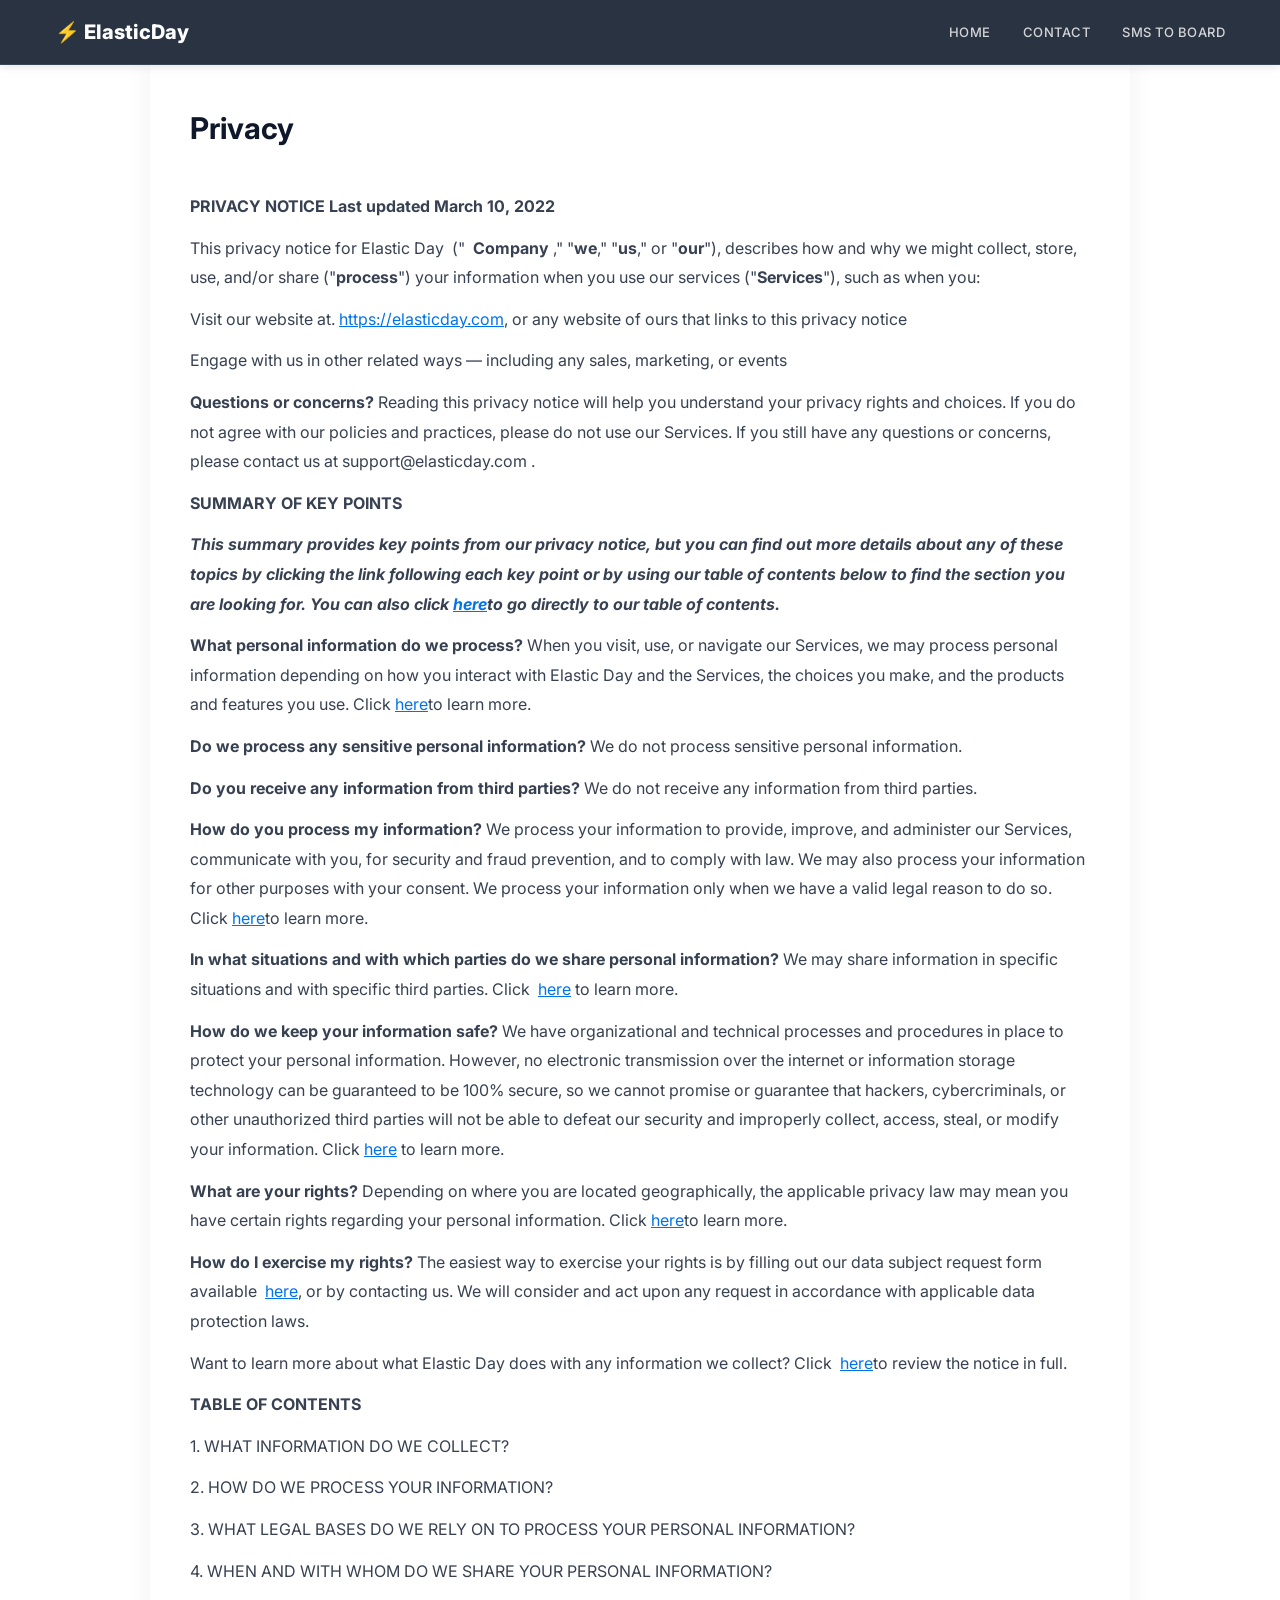
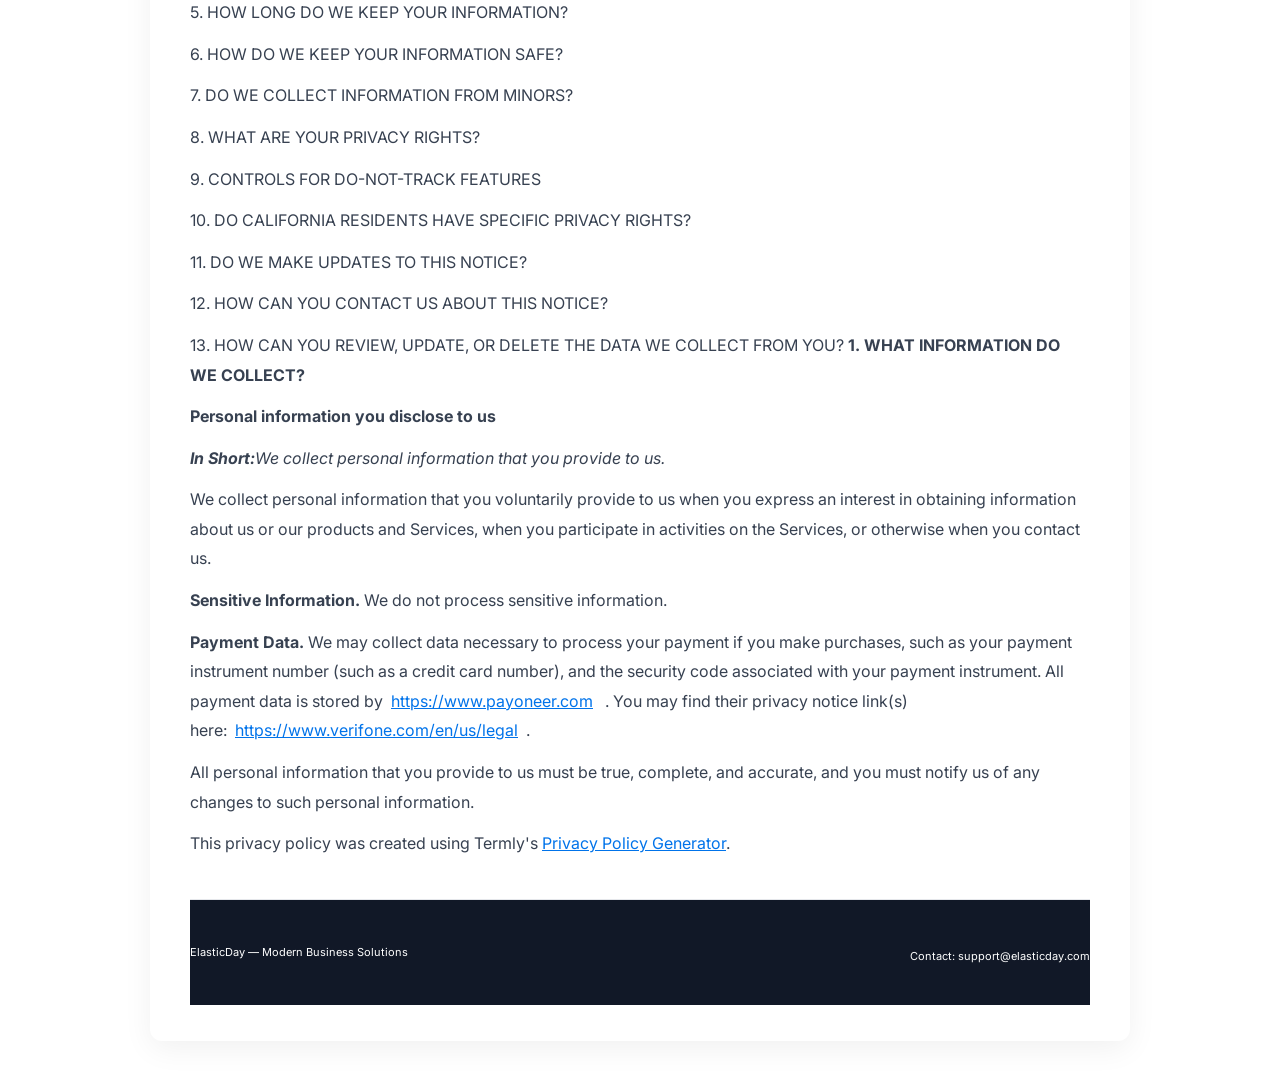
<file: privacy/index.html>
<!DOCTYPE html>
<html lang="en">
<head>
    <meta charset="UTF-8">
    <meta name="viewport" content="width=device-width, initial-scale=1.0">
    <title>Privacy Policy | ElasticDay</title>
    <link rel="stylesheet" href="../css/styles.css">
</head>
<body>
<header class="header">
    <a href="../index.html" class="logo">⚡ ElasticDay</a>
    <nav class="nav-links">
        <a href="../index.html">Home</a>
        <a href="#contact">Contact</a>
        <a href="../sms-to-board/index.html">SMS to Board</a>
    </nav>
</header>

<!-- Privacy content copied from elasticday-landing-v2/public/privacy/index.html -->
<div class="privacy content-section">
<div id="faq-section" class="section bg-gray">
<div class="container mx-auto">
<h2 class="section__title text-center mb-16" style="margin-bottom:40px">Privacy</h2>
<div>
<div>
<p><b>PRIVACY NOTICE
Last updated March 10, 2022</b></p>
<p>This privacy notice for Elastic Day  ("  <b>Company</b> ," "<b>we</b>," "<b>us</b>," or "<b>our</b>"), describes how and why we might collect, store, use, and/or share ("<b>process</b>") your information when you use our services ("<b>Services</b>"), such as when you:</p>
<p>Visit our website at. <a href="https://elasticday.com/">https://elasticday.com</a>, or any website of ours that links to this privacy notice</p>
<p>Engage with us in other related ways ― including any sales, marketing, or events</p>
<p><b>Questions or concerns? </b>Reading this privacy notice will help you understand your privacy rights and choices. If you do not agree with our policies and practices, please do not use our Services. If you still have any questions or concerns, please contact us at support@elasticday.com .
</p>
<p><b>SUMMARY OF KEY POINTS</b></p>
<p><b><i>This summary provides key points from our privacy notice, but you can find out more details about any of these topics by clicking the link following each key point or by using our table of contents below to find the section you are looking for. You can also click </i></b><a href="https://elasticday.com/privacy.html#toc"><b><i>here</i></b></a><b><i>to go directly to our table of contents.</i></b></p>
<p><b>What personal information do we process?</b> When you visit, use, or navigate our Services, we may process personal information depending on how you interact with Elastic Day and the Services, the choices you make, and the products and features you use. Click <a href="https://elasticday.com/privacy.html#personalinfo">here</a>to learn more.</p>
<p><b>Do we process any sensitive personal information?</b> We do not process sensitive personal information.</p>
<p><b>Do you receive any information from third parties?</b> We do not receive any information from third parties.</p>
<p><b>How do you process my information?</b> We process your information to provide, improve, and administer our Services, communicate with you, for security and fraud prevention, and to comply with law. We may also process your information for other purposes with your consent. We process your information only when we have a valid legal reason to do so. Click <a href="https://elasticday.com/privacy.html#infouse">here</a>to learn more.</p>
<p><b>In what situations and with which parties do we share personal information? </b>We may share information in specific situations and with specific third parties. Click  <a href="https://elasticday.com/privacy.html#whoshare">here</a> to learn more.</p>
<p><b>How do we keep your information safe?</b> We have organizational and technical processes and procedures in place to protect your personal information. However, no electronic transmission over the internet or information storage technology can be guaranteed to be 100% secure, so we cannot promise or guarantee that hackers, cybercriminals, or other unauthorized third parties will not be able to defeat our security and improperly collect, access, steal, or modify your information. Click <a href="https://elasticday.com/privacy.html#infosafe">here</a> to learn more.</p>
<p><b>What are your rights?</b> Depending on where you are located geographically, the applicable privacy law may mean you have certain rights regarding your personal information. Click <a href="https://elasticday.com/privacy.html#privacyrights">here</a>to learn more.</p>
<p><b>How do I exercise my rights?</b> The easiest way to exercise your rights is by filling out our data subject request form available  <a href="https://app.termly.io/notify/97df4fa8-9035-4c0a-9df1-dc3a7808c93f">here</a>, or by contacting us. We will consider and act upon any request in accordance with applicable data protection laws.</p>
<p>Want to learn more about what Elastic Day does with any information we collect? Click  <a href="https://elasticday.com/privacy.html#toc">here</a>to review the notice in full.</p>
<p><b>TABLE OF CONTENTS</b></p>
<p>1. WHAT INFORMATION DO WE COLLECT?</p>
<p>2. HOW DO WE PROCESS YOUR INFORMATION?</p>
<p>3. WHAT LEGAL BASES DO WE RELY ON TO PROCESS YOUR PERSONAL INFORMATION?</p>
<p>4. WHEN AND WITH WHOM DO WE SHARE YOUR PERSONAL INFORMATION?   </p>
<p>5. HOW LONG DO WE KEEP YOUR INFORMATION? </p>
<p>6. HOW DO WE KEEP YOUR INFORMATION SAFE? </p>
<p>7. DO WE COLLECT INFORMATION FROM MINORS? </p>
<p>8. WHAT ARE YOUR PRIVACY RIGHTS?</p>
<p>9. CONTROLS FOR DO-NOT-TRACK FEATURES</p>
<p>10. DO CALIFORNIA RESIDENTS HAVE SPECIFIC PRIVACY RIGHTS?</p>
<p>11. DO WE MAKE UPDATES TO THIS NOTICE?</p>
<p>12. HOW CAN YOU CONTACT US ABOUT THIS NOTICE?</p>
<p>13. HOW CAN YOU REVIEW, UPDATE, OR DELETE THE DATA WE COLLECT FROM YOU?


<b>1. WHAT INFORMATION DO WE COLLECT?</b></p>
<p><b>Personal information you disclose to us</b></p>
<p><b><i>In Short:</i></b><i>We collect personal information that you provide to us.</i></p>
<p>We collect personal information that you voluntarily provide to us when you express an interest in obtaining information about us or our products and Services, when you participate in activities on the Services, or otherwise when you contact us.</p>
<p><b>Sensitive Information.</b> We do not process sensitive information.</p>
<p><b>Payment Data.</b> We may collect data necessary to process your payment if you make purchases, such as your payment instrument number (such as a credit card number), and the security code associated with your payment instrument. All payment data is stored by  <a href="https://www.payoneer.com/">https://www.payoneer.com</a>   . You may find their privacy notice link(s) here:  <a href="https://www.verifone.com/en/us/legal">https://www.verifone.com/en/us/legal</a>  .</p>
<p>All personal information that you provide to us must be true, complete, and accurate, and you must notify us of any changes to such personal information.</p>

<!-- Truncated in this file for brevity; full policy copied from source. -->

<p>This privacy policy was created using Termly's <a href="https://termly.io/products/privacy-policy-generator">Privacy Policy Generator</a>.</p>

</div>
</div>
</div>
</div>

<footer class="page-footer" style="text-align:center; padding: 40px 0; background: #111827; color: #fff; margin-top: 40px;">
    <div>ElasticDay — Modern Business Solutions</div>
    <div style="margin-top:8px;">Contact: support@elasticday.com</div>
</footer>

</body>
</html>
</file>
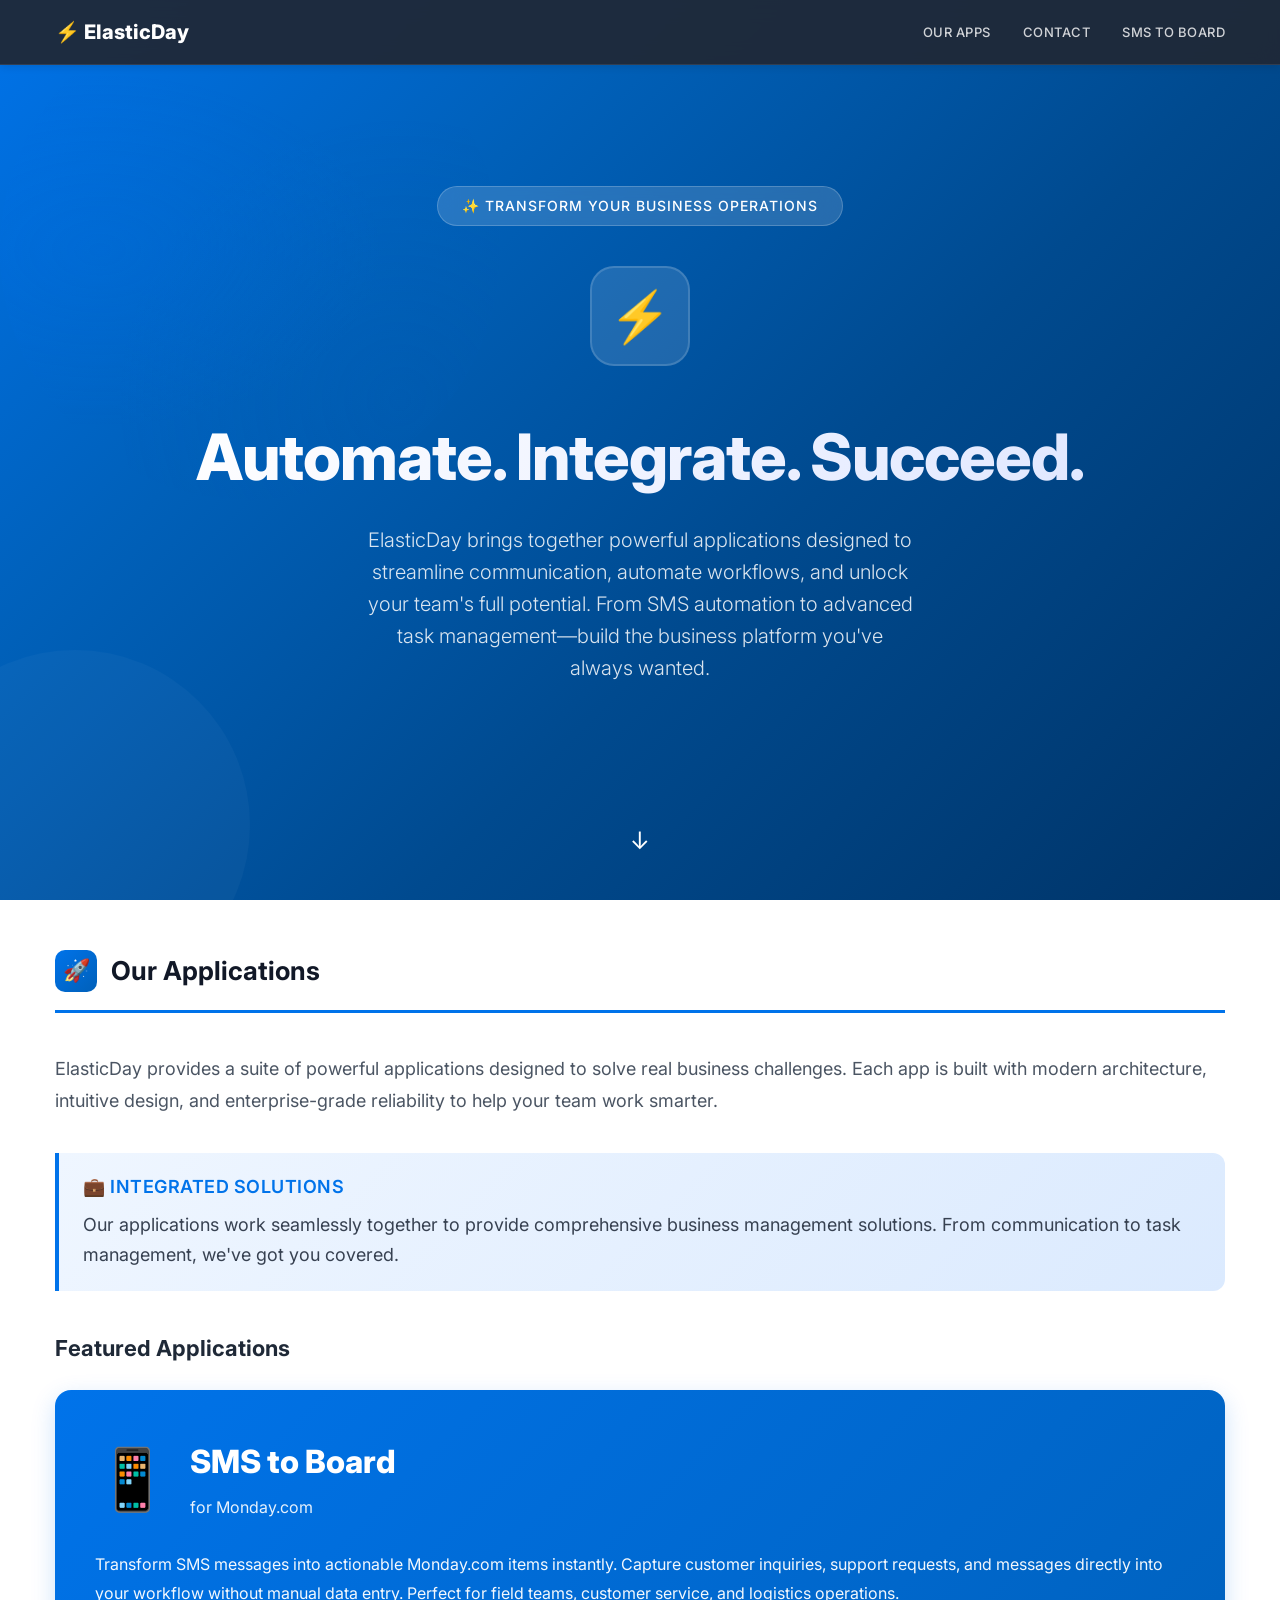
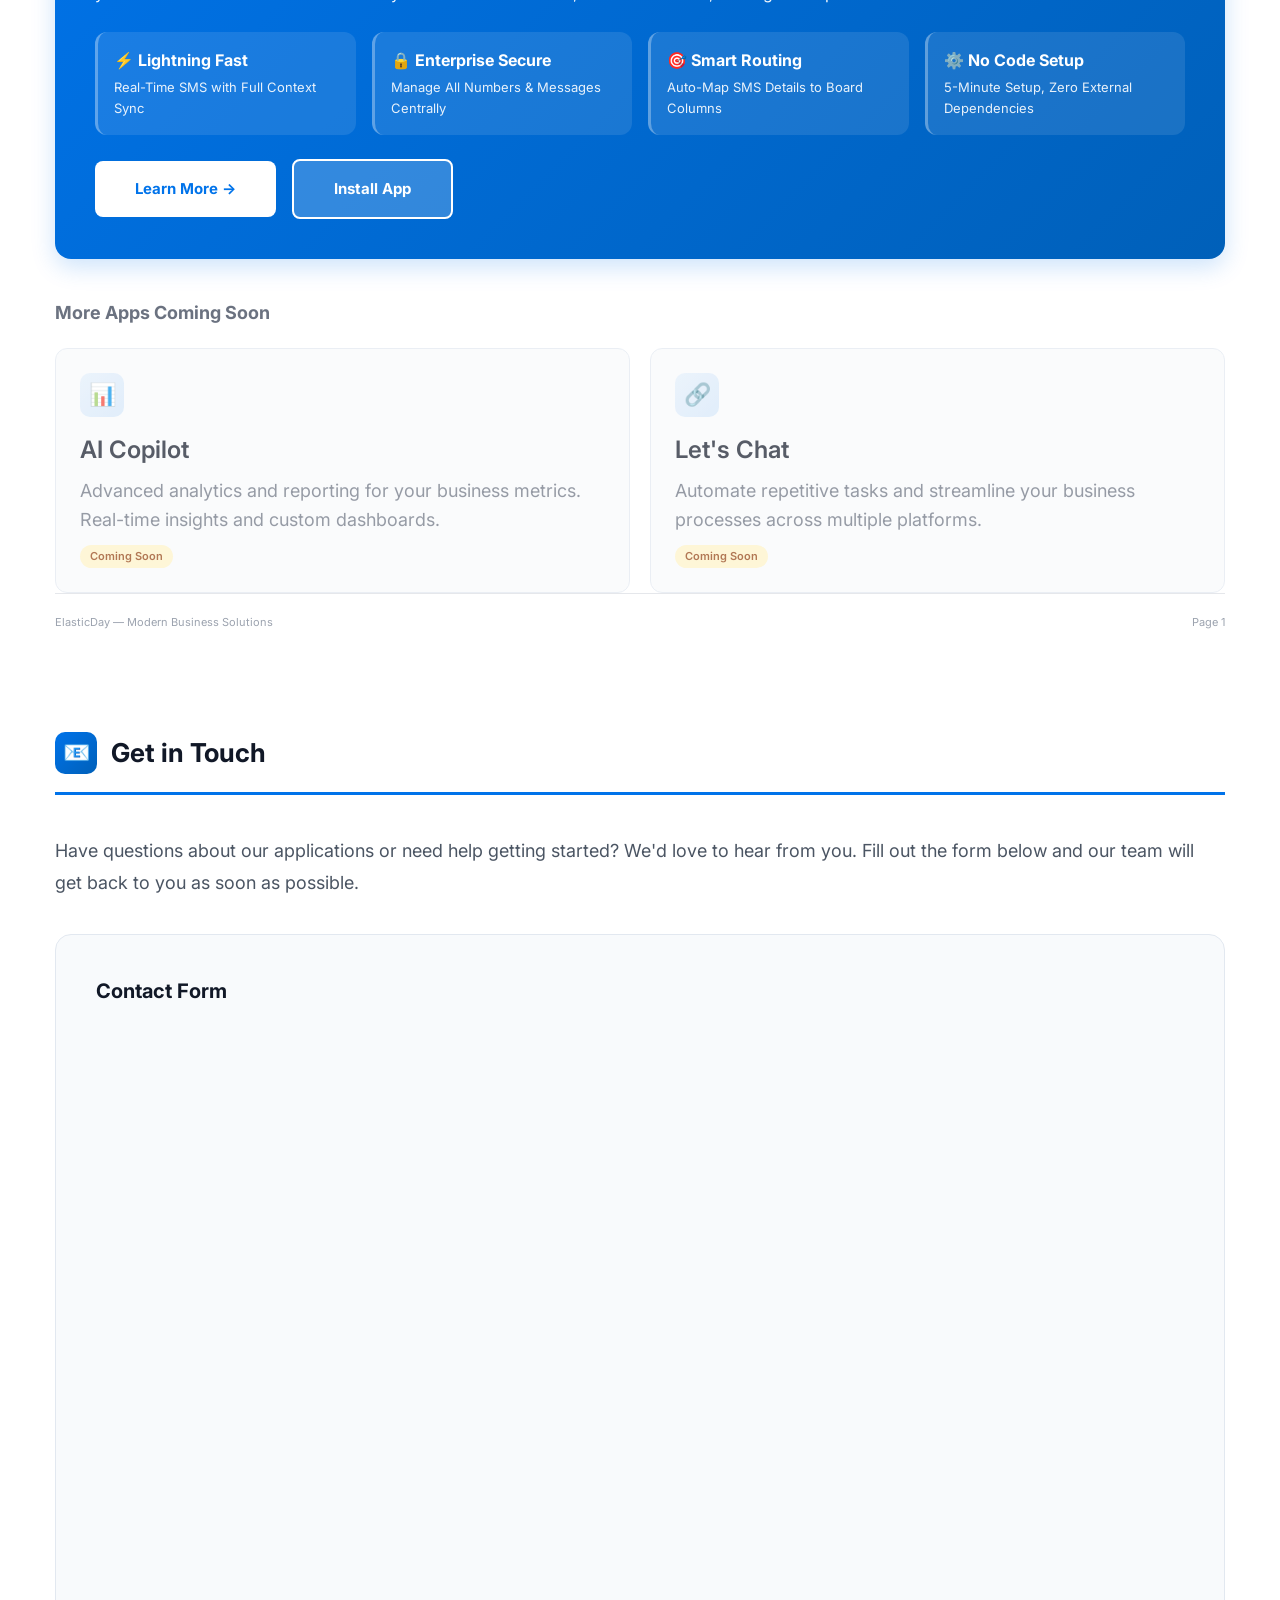
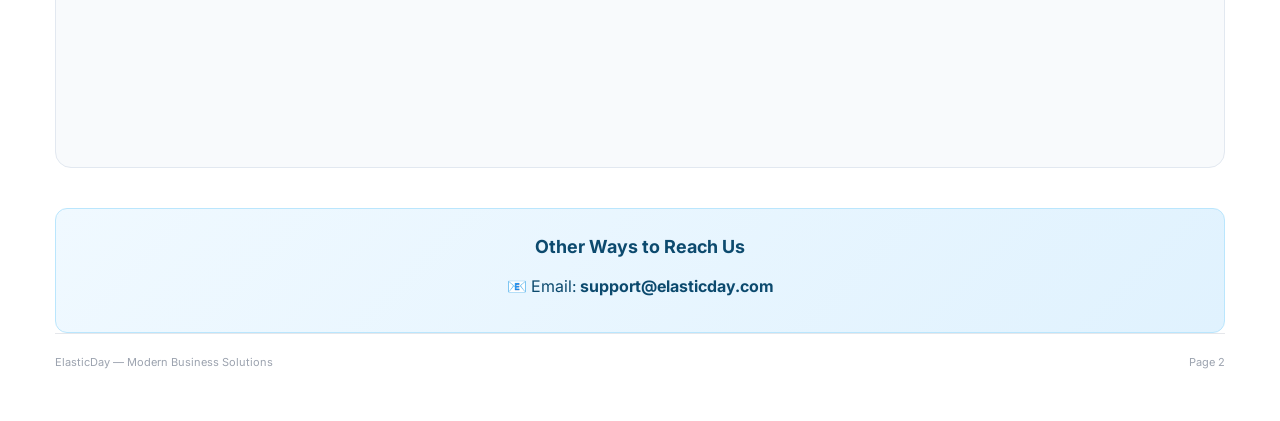
<file: public/index.html>
<!DOCTYPE html>
<html lang="en">
<head>
    <meta charset="UTF-8">
    <meta name="viewport" content="width=device-width, initial-scale=1.0">
    <title>ElasticDay – Modern Business Solutions</title>
    <link rel="stylesheet" href="css/styles.css">
</head>
<body>

    <!-- ============================== -->
    <!-- HEADER NAVIGATION               -->
    <!-- ============================== -->
    <header class="header">
        <a href="#" class="logo">⚡ ElasticDay</a>
        <nav class="nav-links">
            <a href="#apps">Our Apps</a>
            <a href="#contact">Contact</a>
            <a href="./sms-to-board/index.html">SMS to Board</a>
        </nav>
    </header>

    <!-- ============================== -->
    <!-- COVER PAGE                      -->
    <!-- ============================== -->
    <div class="cover-page" style="position: relative;">
        <div class="cover-badge">✨ Transform Your Business Operations</div>
        <div class="cover-icon">⚡</div>
        <h1 class="cover-title">Automate. Integrate. Succeed.</h1>
        <p class="cover-subtitle">ElasticDay brings together powerful applications designed to streamline communication, automate workflows, and unlock your team's full potential. From SMS automation to advanced task management—build the business platform you've always wanted.</p>
        
        <!-- Scroll Indicator -->
        <div class="scroll-indicator" onclick="document.querySelector('.page').scrollIntoView({behavior: 'smooth'});">
            ↓
        </div>
    </div>

    <!-- ============================== -->
    <!-- PAGE 1: OUR APPS                -->
    <!-- ============================== -->
    <div class="page">
        <div class="page-header">
            <div class="page-header-icon">🚀</div>
            <h2>Our Applications</h2>
        </div>

        <p class="intro-text">
            ElasticDay provides a suite of powerful applications designed to solve real business challenges. Each app is built with modern architecture, intuitive design, and enterprise-grade reliability to help your team work smarter.
        </p>

        <div class="highlight-box">
            <h4>💼 Integrated Solutions</h4>
            <p>Our applications work seamlessly together to provide comprehensive business management solutions. From communication to task management, we've got you covered.</p>
        </div>

        <h3 style="font-size: 22px; font-weight: 700; margin: 40px 0 24px;">Featured Applications</h3>

        <!-- SMS to Board App Card -->
            <div style="background: linear-gradient(135deg, #0073ea 0%, #0060b9 100%); border-radius: 16px; padding: 40px; margin-bottom: 30px; color: white; box-shadow: 0 8px 24px rgba(0, 115, 234, 0.2); transition: transform 0.3s, box-shadow 0.3s;">
                <div style="display: flex; align-items: center; gap: 20px; margin-bottom: 24px;">
                    <div style="font-size: 60px;">📱</div>
                    <div>
                        <h2 style="font-size: 32px; font-weight: 800; color: white; margin-bottom: 8px;">SMS to Board</h2>
                        <p style="font-size: 16px; color: rgba(255,255,255,0.9); margin: 0;">for Monday.com</p>
                    </div>
                </div>
                <p style="font-size: 16px; line-height: 1.8; color: rgba(255,255,255,0.95); margin-bottom: 24px;">
                    Transform SMS messages into actionable Monday.com items instantly. Capture customer inquiries, support requests, and messages directly into your workflow without manual data entry. Perfect for field teams, customer service, and logistics operations.
                </p>
                <div style="display: grid; grid-template-columns: 1fr 1fr 1fr 1fr; gap: 16px; margin-bottom: 24px;">
                    <div style="background: rgba(255,255,255,0.1); padding: 16px; border-radius: 12px; border-left: 3px solid rgba(255,255,255,0.3);">
                        <div style="font-weight: 700; margin-bottom: 4px;">⚡ Lightning Fast</div>
                        <div style="font-size: 13px; opacity: 0.9;">Real-Time SMS with Full Context Sync</div>
                    </div>
                    <div style="background: rgba(255,255,255,0.1); padding: 16px; border-radius: 12px; border-left: 3px solid rgba(255,255,255,0.3);">
                        <div style="font-weight: 700; margin-bottom: 4px;">🔒 Enterprise Secure</div>
                        <div style="font-size: 13px; opacity: 0.9;">Manage All Numbers & Messages Centrally</div>
                    </div>
                    <div style="background: rgba(255,255,255,0.1); padding: 16px; border-radius: 12px; border-left: 3px solid rgba(255,255,255,0.3);">
                        <div style="font-weight: 700; margin-bottom: 4px;">🎯 Smart Routing</div>
                        <div style="font-size: 13px; opacity: 0.9;">Auto-Map SMS Details to Board Columns</div>
                    </div>
                    <div style="background: rgba(255,255,255,0.1); padding: 16px; border-radius: 12px; border-left: 3px solid rgba(255,255,255,0.3);">
                        <div style="font-weight: 700; margin-bottom: 4px;">⚙️ No Code Setup</div>
                        <div style="font-size: 13px; opacity: 0.9;">5-Minute Setup, Zero External Dependencies</div>
                    </div>
                </div>
                <a href="./sms-to-board/index.html" style="display: inline-block; background: white; color: #0073ea; padding: 16px 40px; border-radius: 8px; font-weight: 700; font-size: 15px; text-decoration: none; transition: transform 0.2s, box-shadow 0.2s; cursor: pointer; margin-right: 12px;">Learn More →</a>
                <a href="https://auth.monday.com/oauth2/authorize?client_id=f4a7f98a116df2e235b9e208f9df3a07&response_type=install" target="_blank" style="display: inline-block; background: rgba(255,255,255,0.2); color: white; padding: 16px 40px; border-radius: 8px; font-weight: 700; font-size: 15px; text-decoration: none; transition: background 0.2s; cursor: pointer; border: 2px solid white;">Install App</a>
            </div>

        <!-- Coming Soon Apps -->
        <h3 style="font-size: 18px; font-weight: 700; margin: 40px 0 20px; color: #6b7280;">More Apps Coming Soon</h3>
        <div class="features-grid">
            <div class="feature-card" style="opacity: 0.7;">
                <div class="feature-card-icon">📊</div>
                <h3>AI Copilot</h3>
                <p>Advanced analytics and reporting for your business metrics. Real-time insights and custom dashboards.</p>
                <span class="badge" style="background: #fef3c7; color: #92400e;">Coming Soon</span>
            </div>
            <div class="feature-card" style="opacity: 0.7;">
                <div class="feature-card-icon">🔗</div>
                <h3>Let's Chat</h3>
                <p>Automate repetitive tasks and streamline your business processes across multiple platforms.</p>
                <span class="badge" style="background: #fef3c7; color: #92400e;">Coming Soon</span>
            </div>
        </div>

        <div class="page-footer">
            <span>ElasticDay — Modern Business Solutions</span>
            <span>Page 1</span>
        </div>
    </div>

    <!-- ============================== -->
    <!-- PAGE 2: CONTACT US               -->
    <!-- ============================== -->
    <div class="page">
        <div class="page-header">
            <div class="page-header-icon">📧</div>
            <h2>Get in Touch</h2>
        </div>

        <p class="intro-text">
            Have questions about our applications or need help getting started? We'd love to hear from you. Fill out the form below and our team will get back to you as soon as possible.
        </p>

        <div style="background: #f8fafc; border: 1px solid #e2e8f0; border-radius: 16px; padding: 40px; margin: 30px 0;">
            <h3 style="font-size: 20px; font-weight: 700; color: #111827; margin-bottom: 20px;">Contact Form</h3>
            
            <!-- Microsoft Form Embed -->
            <iframe src="https://wkf.ms/3OIvjBm" width="100%" height="700" frameborder="0" marginheight="0" marginwidth="0" style="border-radius: 8px; display: block;">Loading…</iframe>
        </div>

        <div style="text-align: center; margin-top: 40px; padding: 24px; background: linear-gradient(135deg, #f0f9ff, #e0f2fe); border-radius: 12px; border: 1px solid #bae6fd;">
            <h3 style="font-size: 18px; font-weight: 700; color: #0c4a6e; margin-bottom: 12px;">Other Ways to Reach Us</h3>
            <p style="color: #0c4a6e; margin: 8px 0;">
                📧 Email: <strong>support@elasticday.com</strong>
            </p>
        </div>

        <div class="page-footer">
            <span>ElasticDay — Modern Business Solutions</span>
            <span>Page 2</span>
        </div>
    </div>

</body>
</html>
</file>
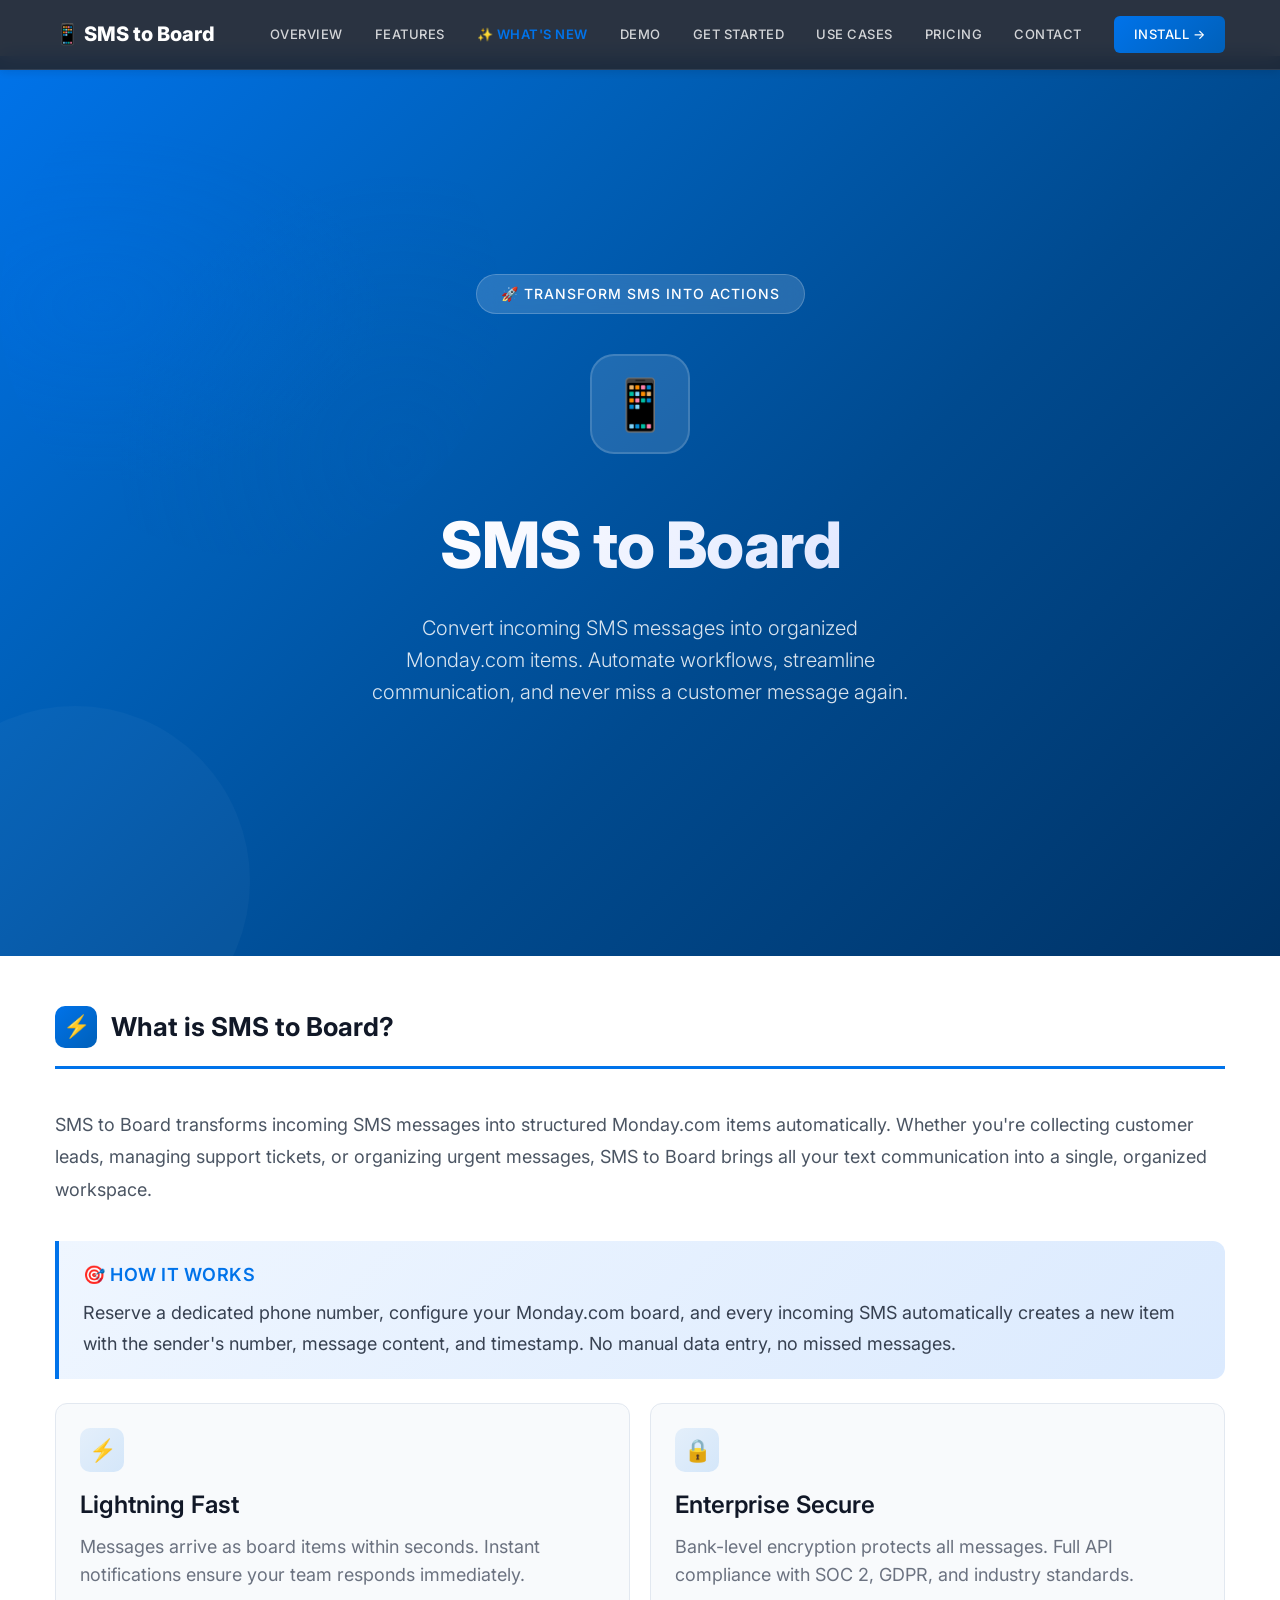
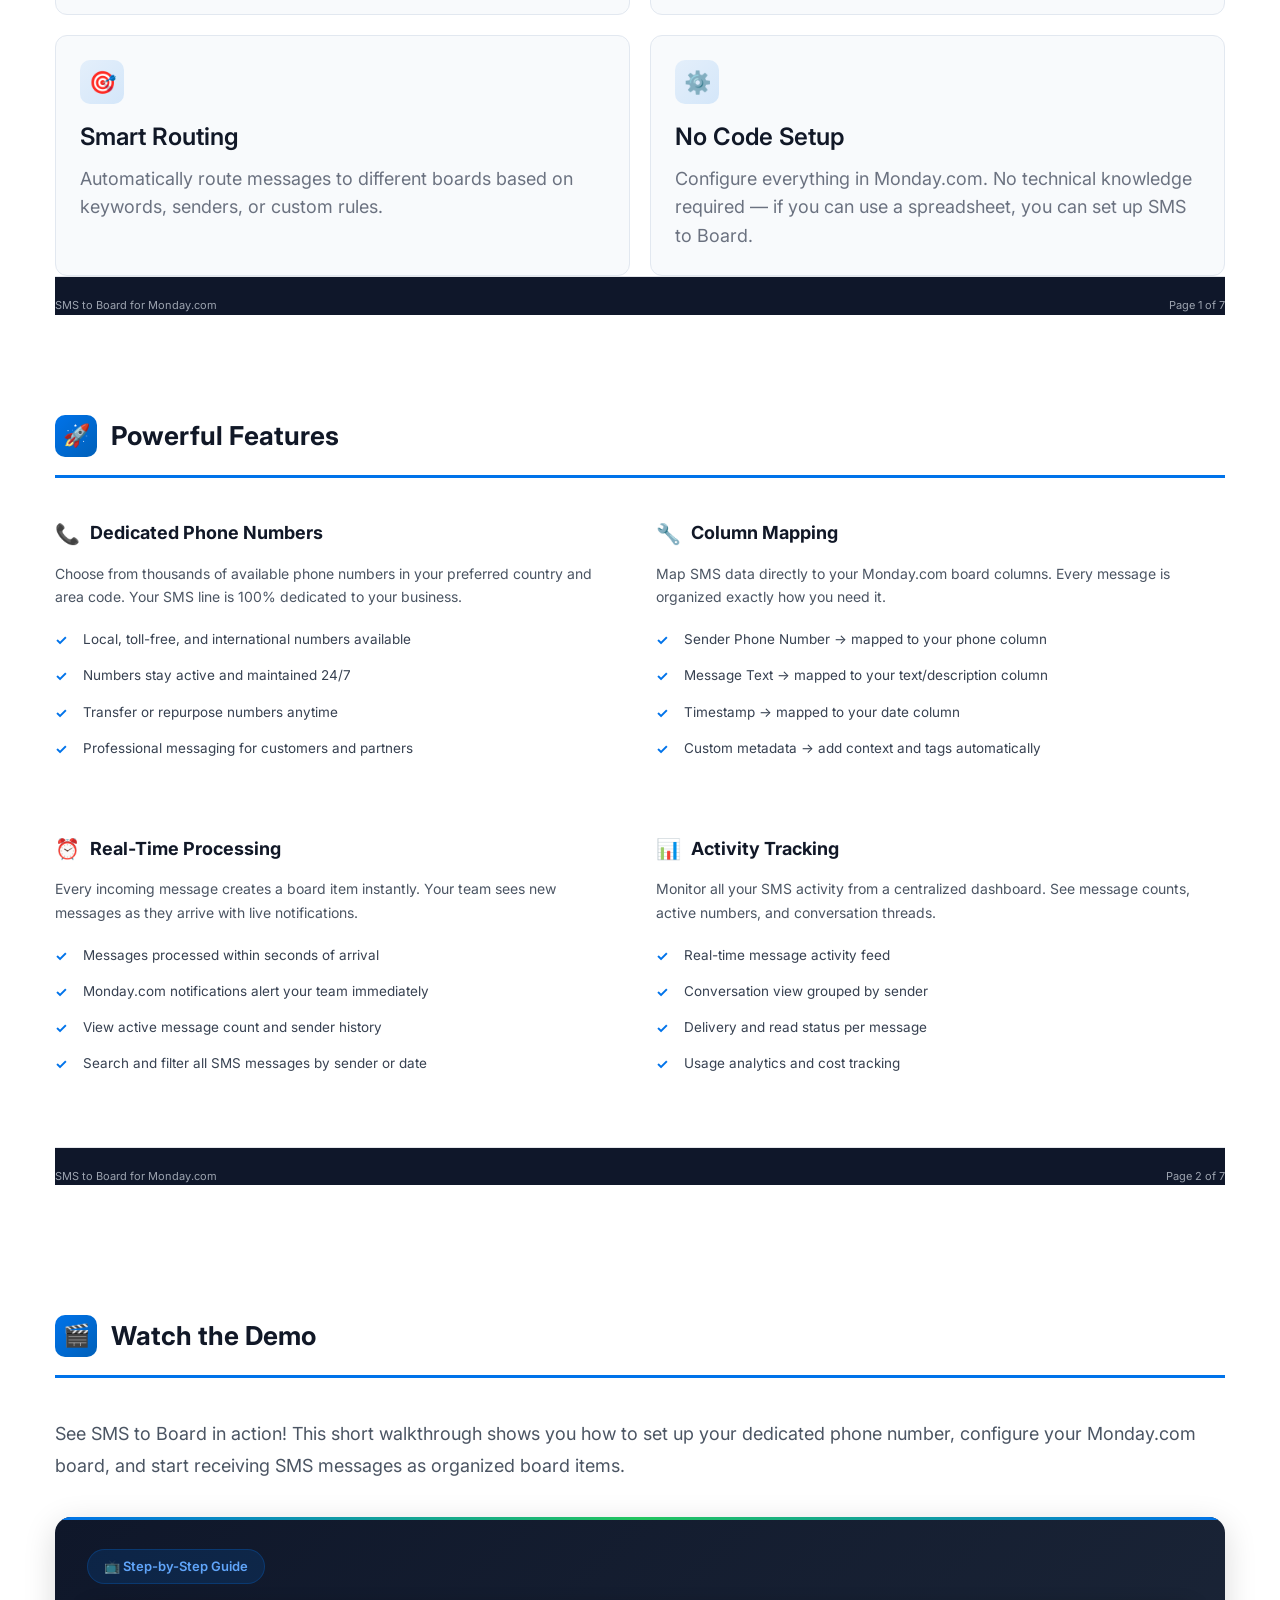
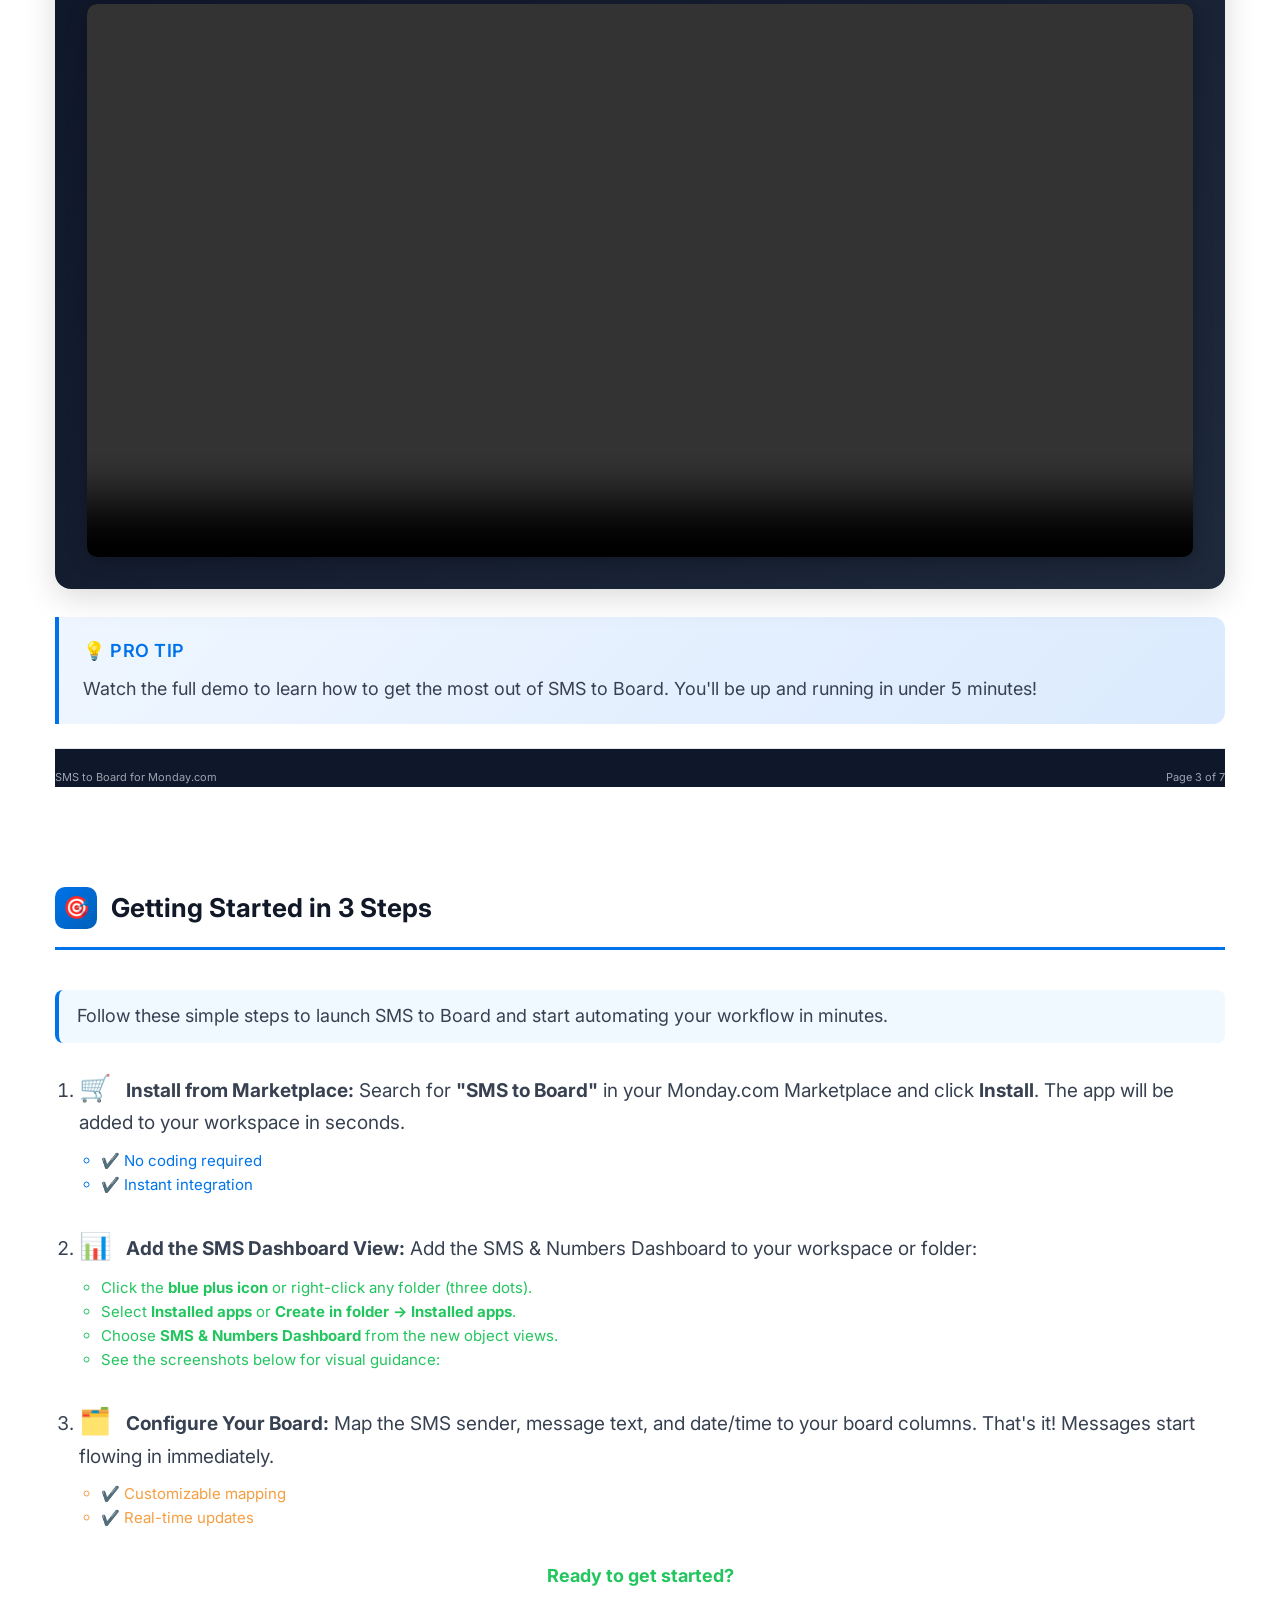
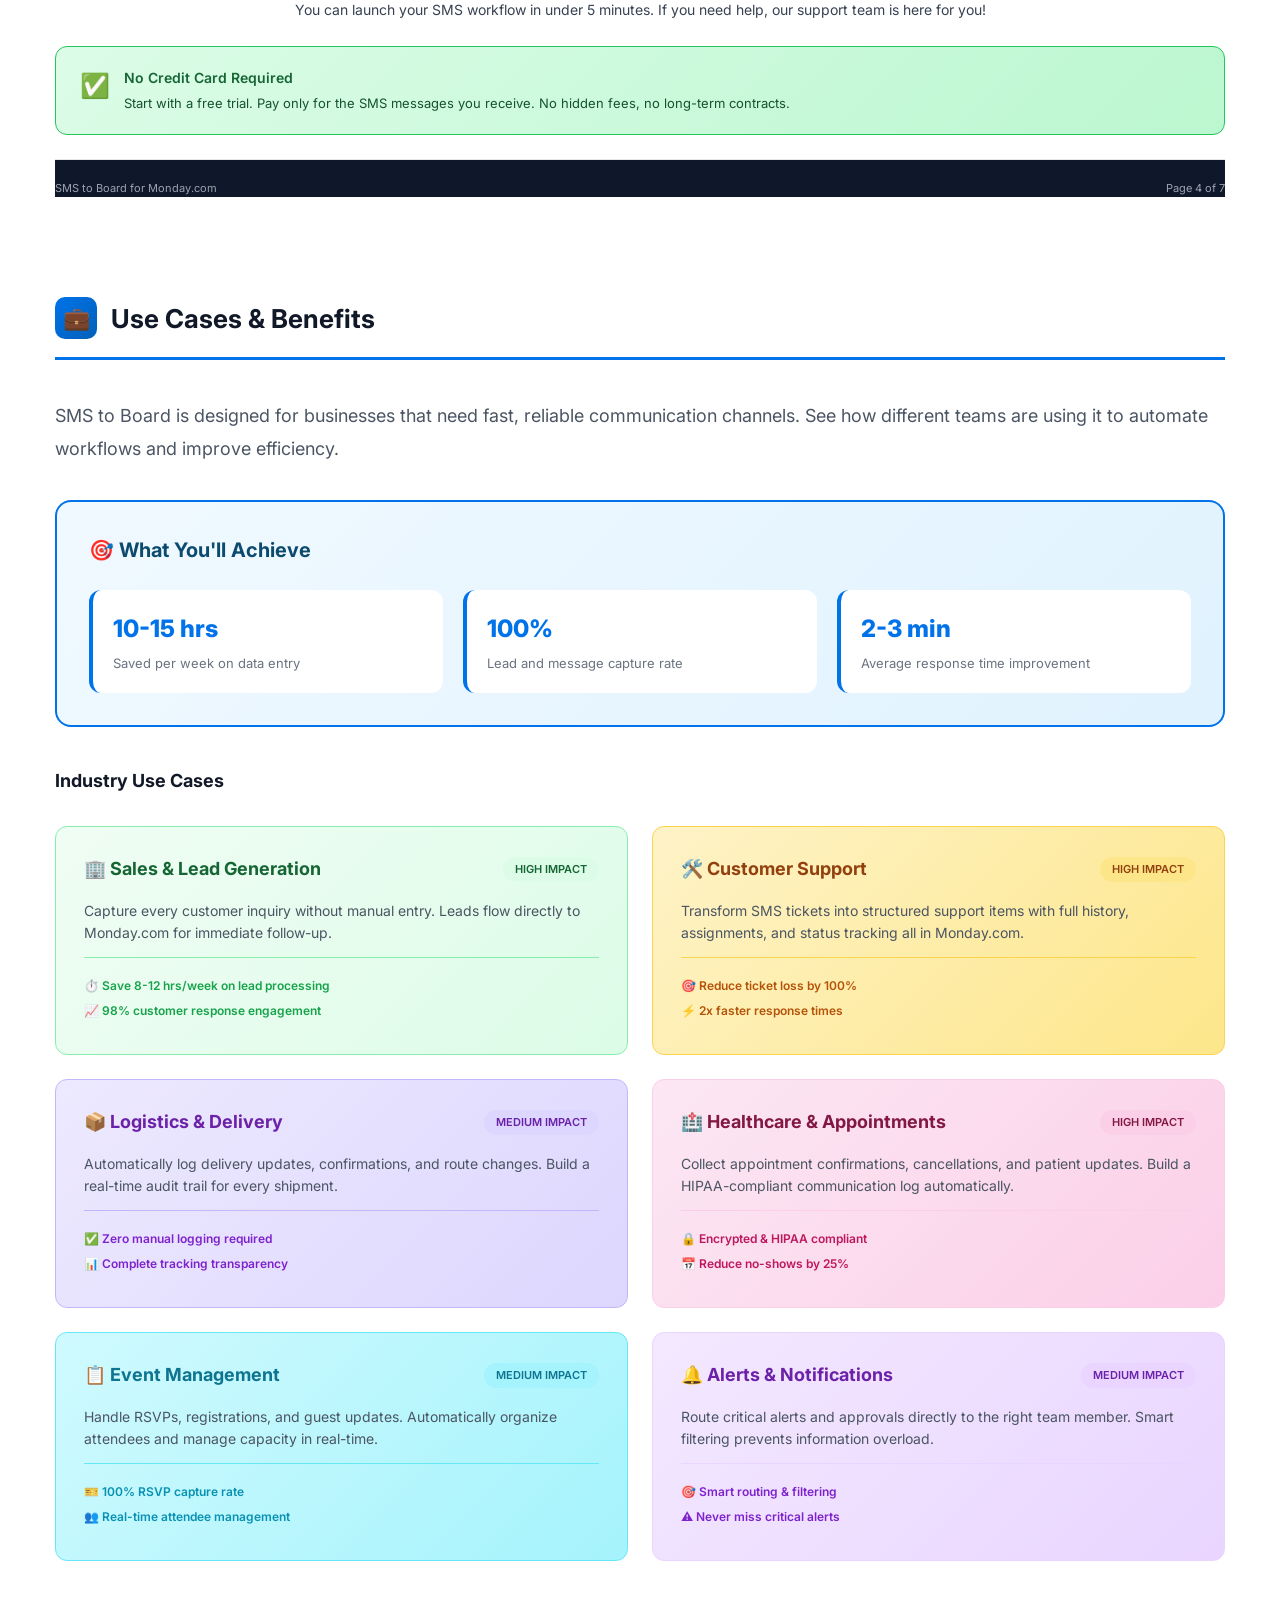
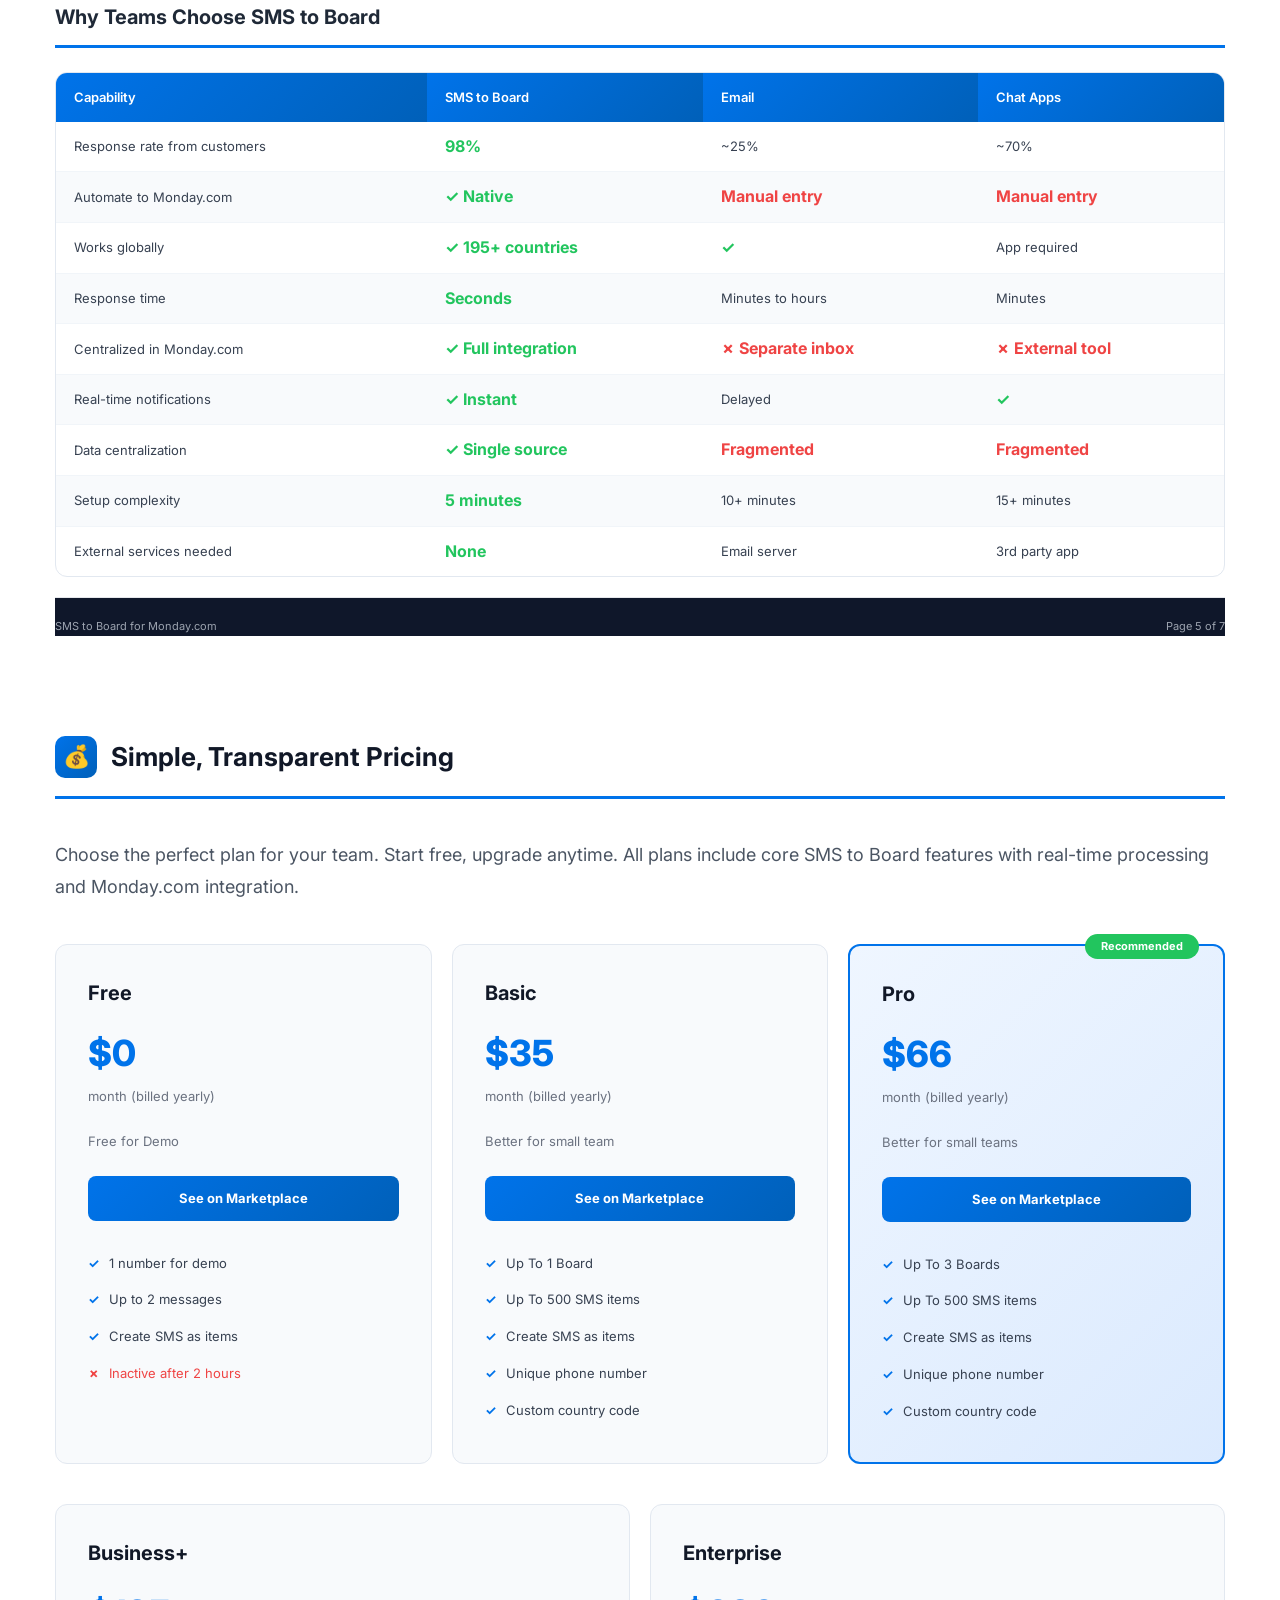
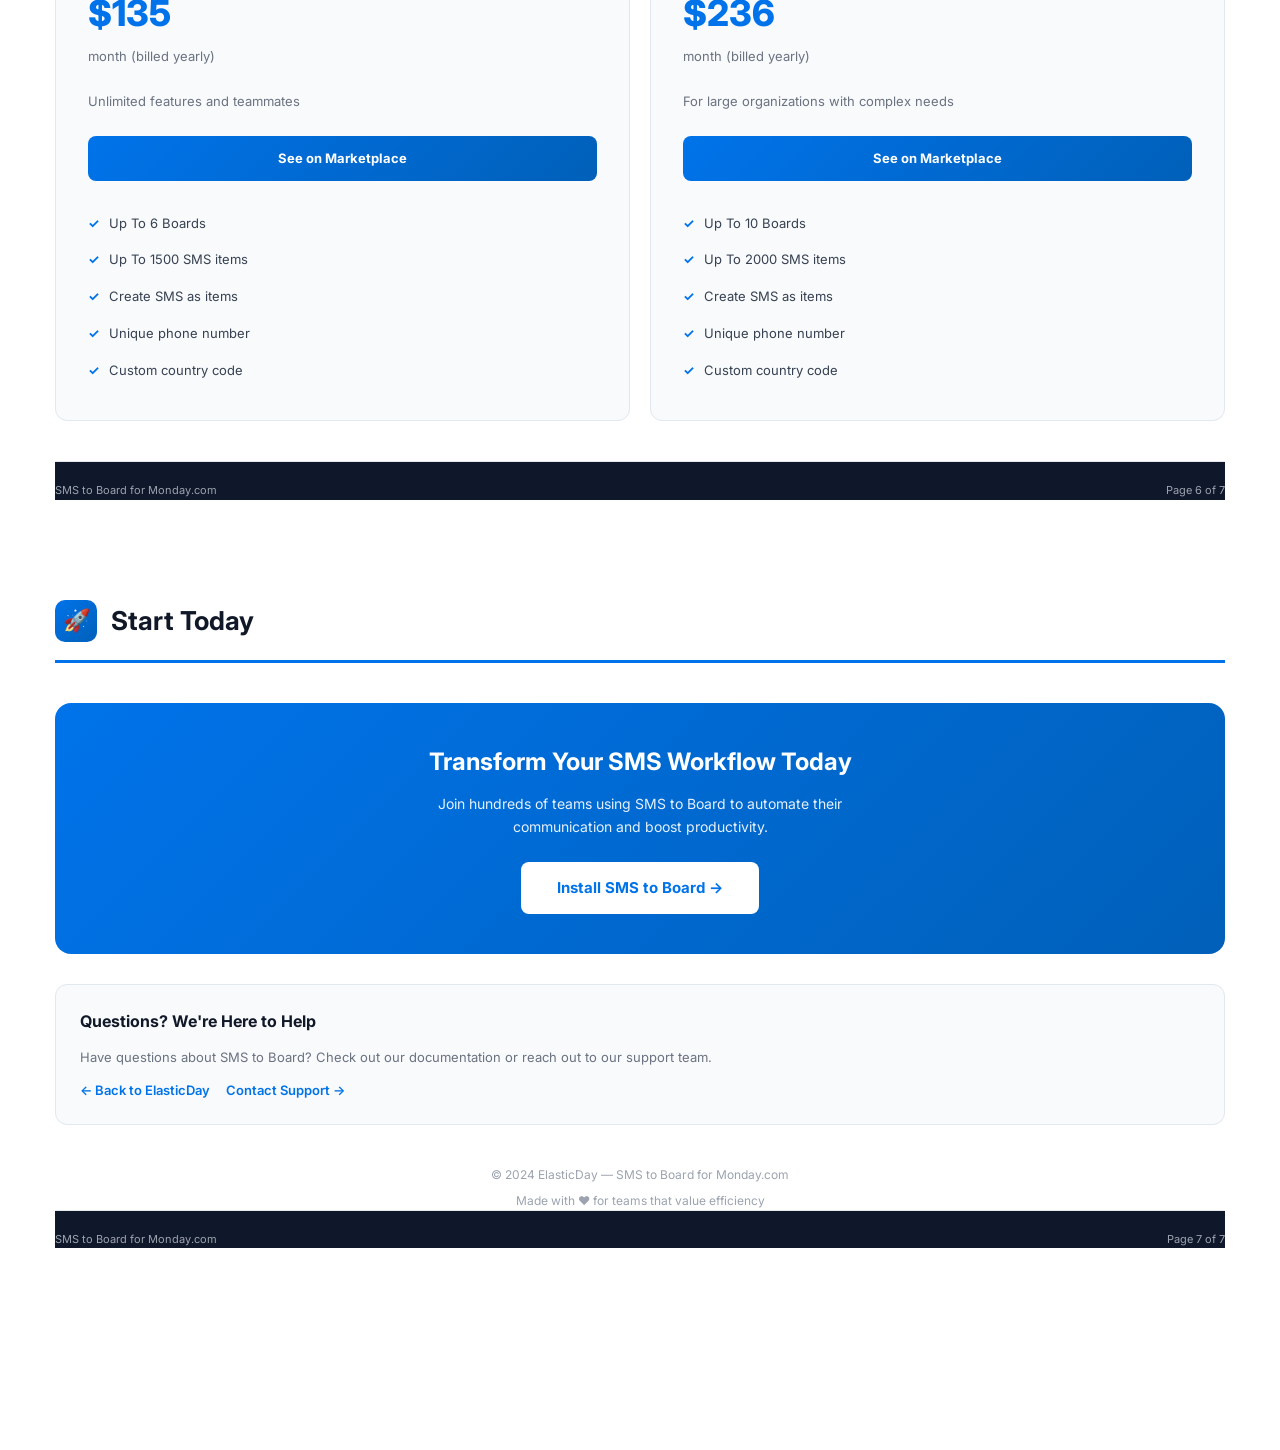
<file: sms-to-board/index.html>
<!DOCTYPE html>
<html lang="en">

<head>
    <meta charset="UTF-8">
    <meta name="viewport" content="width=device-width, initial-scale=1.0">
    <title>SMS to Board for Monday.com – Transform SMS into Actions</title>
    <link rel="stylesheet" href="../css/styles.css">
    <style>
        html {
            scroll-behavior: smooth;
        }
    </style>
</head>

<body>

    <!-- STICKY NAVIGATION HEADER -->
    <header class="header" id="main-nav">
        <a href="../" class="logo">📱 SMS to Board</a>
        <nav class="nav-links">
            <a href="#overview">Overview</a>
            <a href="#features">Features</a>
            <a href="features/" style="color:#0073ea;font-weight:600;">✨ What's New</a>
            <a href="#demo-video">Demo</a>
            <a href="#getting-started">Get Started</a>
            <a href="#use-cases">Use Cases</a>
            <a href="#pricing">Pricing</a>
            <a href="#contact">Contact</a>
            <a href="https://auth.monday.com/oauth2/authorize?client_id=f4a7f98a116df2e235b9e208f9df3a07&response_type=install"
                target="_blank" class="cta-nav">Install →</a>
        </nav>
    </header>

    <!-- COVER PAGE -->
    <div class="cover-page">
        <div class="cover-badge">🚀 Transform SMS Into Actions</div>
        <div class="cover-icon">📱</div>
        <h1 class="cover-title">SMS to Board</h1>
        <p class="cover-subtitle">Convert incoming SMS messages into organized Monday.com items. Automate workflows,
            streamline communication, and never miss a customer message again.</p>
    </div>

    <!-- PAGE 1: OVERVIEW -->
    <div class="page" id="overview">
        <div class="page-header">
            <div class="page-header-icon">⚡</div>
            <h2>What is SMS to Board?</h2>
        </div>

        <p class="intro-text">
            SMS to Board transforms incoming SMS messages into structured Monday.com items automatically. Whether you're
            collecting customer leads, managing support tickets, or organizing urgent messages, SMS to Board brings all
            your text communication into a single, organized workspace.
        </p>

        <div class="highlight-box">
            <h4>🎯 How It Works</h4>
            <p>Reserve a dedicated phone number, configure your Monday.com board, and every incoming SMS automatically
                creates a new item with the sender's number, message content, and timestamp. No manual data entry, no
                missed messages.</p>
        </div>

        <div class="features-grid">
            <div class="feature-card">
                <div class="feature-card-icon">⚡</div>
                <h3>Lightning Fast</h3>
                <p>Messages arrive as board items within seconds. Instant notifications ensure your team responds
                    immediately.</p>
            </div>
            <div class="feature-card">
                <div class="feature-card-icon">🔒</div>
                <h3>Enterprise Secure</h3>
                <p>Bank-level encryption protects all messages. Full API compliance with SOC 2, GDPR, and industry
                    standards.</p>
            </div>
            <div class="feature-card">
                <div class="feature-card-icon">🎯</div>
                <h3>Smart Routing</h3>
                <p>Automatically route messages to different boards based on keywords, senders, or custom rules.</p>
            </div>
            <div class="feature-card">
                <div class="feature-card-icon">⚙️</div>
                <h3>No Code Setup</h3>
                <p>Configure everything in Monday.com. No technical knowledge required — if you can use a spreadsheet,
                    you can set up SMS to Board.</p>
            </div>
        </div>

        <div class="page-footer">
            <span>SMS to Board for Monday.com</span>
            <span>Page 1 of 7</span>
        </div>
    </div>

    <!-- PAGE 2: KEY FEATURES -->
    <div class="page" id="features">
        <div class="page-header">
            <div class="page-header-icon">🚀</div>
            <h2>Powerful Features</h2>
        </div>

        <div style="display: grid; grid-template-columns: 1fr 1fr; gap: 32px; margin: 30px 0;">
            <div class="feature-section">
                <h3><span class="emoji">📞</span> Dedicated Phone Numbers</h3>
                <p>Choose from thousands of available phone numbers in your preferred country and area code. Your SMS
                    line is 100% dedicated to your business.</p>
                <ul class="feature-list">
                    <li>Local, toll-free, and international numbers available</li>
                    <li>Numbers stay active and maintained 24/7</li>
                    <li>Transfer or repurpose numbers anytime</li>
                    <li>Professional messaging for customers and partners</li>
                </ul>
            </div>

            <div class="feature-section">
                <h3><span class="emoji">🔧</span> Column Mapping</h3>
                <p>Map SMS data directly to your Monday.com board columns. Every message is organized exactly how you
                    need it.</p>
                <ul class="feature-list">
                    <li>Sender Phone Number → mapped to your phone column</li>
                    <li>Message Text → mapped to your text/description column</li>
                    <li>Timestamp → mapped to your date column</li>
                    <li>Custom metadata → add context and tags automatically</li>
                </ul>
            </div>

            <div class="feature-section">
                <h3><span class="emoji">⏰</span> Real-Time Processing</h3>
                <p>Every incoming message creates a board item instantly. Your team sees new messages as they arrive
                    with live notifications.</p>
                <ul class="feature-list">
                    <li>Messages processed within seconds of arrival</li>
                    <li>Monday.com notifications alert your team immediately</li>
                    <li>View active message count and sender history</li>
                    <li>Search and filter all SMS messages by sender or date</li>
                </ul>
            </div>

            <div class="feature-section">
                <h3><span class="emoji">📊</span> Activity Tracking</h3>
                <p>Monitor all your SMS activity from a centralized dashboard. See message counts, active numbers, and
                    conversation threads.</p>
                <ul class="feature-list">
                    <li>Real-time message activity feed</li>
                    <li>Conversation view grouped by sender</li>
                    <li>Delivery and read status per message</li>
                    <li>Usage analytics and cost tracking</li>
                </ul>
            </div>
        </div>

        <div class="page-footer">
            <span>SMS to Board for Monday.com</span>
            <span>Page 2 of 7</span>
        </div>
    </div>

    <!-- PAGE 3: DEMO VIDEO -->
    <div class="page" id="demo-video">
        <div class="page-header">
            <div class="page-header-icon">🎬</div>
            <h2>Watch the Demo</h2>
        </div>

        <p class="intro-text">
            See SMS to Board in action! This short walkthrough shows you how to set up your dedicated phone number,
            configure your Monday.com board, and start receiving SMS messages as organized board items.
        </p>

        <div class="demo-video-container">
            <div class="demo-video-badge">📺 Step-by-Step Guide</div>
            <video class="demo-video-player" controls preload="metadata" poster="" playsinline>
                <source
                    src="https://elasticday-public.sfo3.cdn.digitaloceanspaces.com/demo-videos/sms-to-board-demo.mp4"
                    type="video/mp4">
                Your browser does not support the video tag.
            </video>
        </div>

        <div class="highlight-box" style="margin-top: 28px;">
            <h4>💡 Pro Tip</h4>
            <p>Watch the full demo to learn how to get the most out of SMS to Board. You'll be up and running in under
                5 minutes!</p>
        </div>

        <div class="page-footer">
            <span>SMS to Board for Monday.com</span>
            <span>Page 3 of 7</span>
        </div>
    </div>

    <!-- PAGE 4: GETTING STARTED -->
    <div class="page" id="getting-started">
        <div class="page-header">
            <div class="page-header-icon">🎯</div>
            <h2>Getting Started in 3 Steps</h2>
        </div>
        <p
            style="font-size: 18px; color: #374151; margin-bottom: 24px; background: #f0f9ff; border-left: 4px solid #0073ea; padding: 12px 18px; border-radius: 8px;">
            Follow these simple steps to launch SMS to Board and start automating your workflow in minutes.</p>
        <ol class="migration-steps-list"
            style="font-size: 18px; color: #374151; margin-bottom: 32px; padding-left: 24px;">
            <li style="margin-bottom: 28px; font-size: 19px;">
                <span style="font-size: 26px; margin-right: 10px;">🛒</span>
                <b>Install from Marketplace:</b> Search for <b>"SMS to Board"</b> in your Monday.com Marketplace and
                click <b>Install</b>. The app will be added to your workspace in seconds.
                <ul style="font-size: 15px; color: #0073ea; margin-top: 10px; padding-left: 22px;">
                    <li>✔️ No coding required</li>
                    <li>✔️ Instant integration</li>
                </ul>
            </li>
            <li style="margin-bottom: 28px; font-size: 19px;">
                <span style="font-size: 26px; margin-right: 10px;">📊</span>
                <b>Add the SMS Dashboard View:</b> Add the SMS &amp; Numbers Dashboard to your workspace or folder:
                <ul style="font-size: 15px; color: #22c55e; margin-top: 10px; padding-left: 22px;">
                    <li>Click the <b>blue plus icon</b> or right-click any folder (three dots).</li>
                    <li>Select <b>Installed apps</b> or <b>Create in folder → Installed apps</b>.</li>
                    <li>Choose <b>SMS &amp; Numbers Dashboard</b> from the new object views.</li>
                    <li>See the screenshots below for visual guidance:</li>
                </ul>
            </li>
            <li style="margin-bottom: 28px; font-size: 19px;">
                <span style="font-size: 26px; margin-right: 10px;">🗂️</span>
                <b>Configure Your Board:</b> Map the SMS sender, message text, and date/time to your board columns.
                That's it! Messages start flowing in immediately.
                <ul style="font-size: 15px; color: #f59e42; margin-top: 10px; padding-left: 22px;">
                    <li>✔️ Customizable mapping</li>
                    <li>✔️ Real-time updates</li>
                </ul>
            </li>
        </ol>
        <div style="margin: 32px 0 0 0; text-align: center;">
            <span style="font-size: 18px; color: #22c55e; font-weight: 700;">Ready to get started?</span>
            <p style="font-size: 14px; color: #374151; margin-top: 8px;">You can launch your SMS workflow in under 5
                minutes. If you need help, our support team is here for you!</p>
        </div>

        <div class="success-box">
            <span class="icon">✅</span>
            <div>
                <h4>No Credit Card Required</h4>
                <p>Start with a free trial. Pay only for the SMS messages you receive. No hidden fees, no long-term
                    contracts.</p>
            </div>
        </div>

        <div class="page-footer">
            <span>SMS to Board for Monday.com</span>
            <span>Page 4 of 7</span>
        </div>
    </div>

    <!-- PAGE 5: USE CASES -->
    <div class="page" id="use-cases">
        <div class="page-header">
            <div class="page-header-icon">💼</div>
            <h2>Use Cases &amp; Benefits</h2>
        </div>

        <p class="intro-text">
            SMS to Board is designed for businesses that need fast, reliable communication channels. See how different
            teams are using it to automate workflows and improve efficiency.
        </p>

        <!-- Key Outcomes Section -->
        <div
            style="background: linear-gradient(135deg, #f0f9ff, #e0f2fe); border: 2px solid #0073ea; border-radius: 16px; padding: 32px; margin: 30px 0;">
            <h3 style="font-size: 20px; font-weight: 700; color: #0c4a6e; margin-bottom: 24px;">🎯 What You'll Achieve
            </h3>
            <div style="display: grid; grid-template-columns: 1fr 1fr 1fr; gap: 20px;">
                <div style="background: white; padding: 20px; border-radius: 12px; border-left: 4px solid #0073ea;">
                    <div style="font-size: 24px; font-weight: 800; color: #0073ea; margin-bottom: 4px;">10-15 hrs</div>
                    <div style="font-size: 13px; color: #6b7280;">Saved per week on data entry</div>
                </div>
                <div style="background: white; padding: 20px; border-radius: 12px; border-left: 4px solid #0073ea;">
                    <div style="font-size: 24px; font-weight: 800; color: #0073ea; margin-bottom: 4px;">100%</div>
                    <div style="font-size: 13px; color: #6b7280;">Lead and message capture rate</div>
                </div>
                <div style="background: white; padding: 20px; border-radius: 12px; border-left: 4px solid #0073ea;">
                    <div style="font-size: 24px; font-weight: 800; color: #0073ea; margin-bottom: 4px;">2-3 min</div>
                    <div style="font-size: 13px; color: #6b7280;">Average response time improvement</div>
                </div>
            </div>
        </div>

        <!-- Use Cases Grid -->
        <h3 style="font-size: 18px; font-weight: 700; margin: 40px 0 24px; color: #111827;">Industry Use Cases</h3>
        <div style="display: grid; grid-template-columns: 1fr 1fr; gap: 24px; margin: 30px 0;">
            <div
                style="background: linear-gradient(135deg, #f0fdf4, #dcfce7); border: 1px solid #86efac; border-radius: 12px; padding: 28px;">
                <div style="display: flex; align-items: center; justify-content: space-between; margin-bottom: 16px;">
                    <h3 style="font-size: 18px; font-weight: 700; color: #166534; margin: 0;">🏢 Sales & Lead Generation
                    </h3>
                    <span
                        style="background: #dcfce7; color: #166534; padding: 4px 12px; border-radius: 20px; font-size: 11px; font-weight: 600;">HIGH
                        IMPACT</span>
                </div>
                <p style="color: #4b5563; margin: 0 0 12px; font-size: 14px;">Capture every customer inquiry without
                    manual entry. Leads flow directly to Monday.com for immediate follow-up.</p>
                <div style="border-top: 1px solid #86efac; padding-top: 12px;">
                    <div
                        style="font-size: 12px; color: #16a34a; font-weight: 600; display: flex; align-items: center; gap: 8px; margin: 6px 0;">
                        ⏱️ Save 8-12 hrs/week on lead processing</div>
                    <div
                        style="font-size: 12px; color: #16a34a; font-weight: 600; display: flex; align-items: center; gap: 8px; margin: 6px 0;">
                        📈 98% customer response engagement</div>
                </div>
            </div>

            <div
                style="background: linear-gradient(135deg, #fef3c7, #fde68a); border: 1px solid #fcd34d; border-radius: 12px; padding: 28px;">
                <div style="display: flex; align-items: center; justify-content: space-between; margin-bottom: 16px;">
                    <h3 style="font-size: 18px; font-weight: 700; color: #92400e; margin: 0;">🛠️ Customer Support</h3>
                    <span
                        style="background: #fde68a; color: #92400e; padding: 4px 12px; border-radius: 20px; font-size: 11px; font-weight: 600;">HIGH
                        IMPACT</span>
                </div>
                <p style="color: #4b5563; margin: 0 0 12px; font-size: 14px;">Transform SMS tickets into structured
                    support items with full history, assignments, and status tracking all in Monday.com.</p>
                <div style="border-top: 1px solid #fcd34d; padding-top: 12px;">
                    <div
                        style="font-size: 12px; color: #b45309; font-weight: 600; display: flex; align-items: center; gap: 8px; margin: 6px 0;">
                        🎯 Reduce ticket loss by 100%</div>
                    <div
                        style="font-size: 12px; color: #b45309; font-weight: 600; display: flex; align-items: center; gap: 8px; margin: 6px 0;">
                        ⚡ 2x faster response times</div>
                </div>
            </div>

            <div
                style="background: linear-gradient(135deg, #ede9fe, #ddd6fe); border: 1px solid #c4b5fd; border-radius: 12px; padding: 28px;">
                <div style="display: flex; align-items: center; justify-content: space-between; margin-bottom: 16px;">
                    <h3 style="font-size: 18px; font-weight: 700; color: #6b21a8; margin: 0;">📦 Logistics & Delivery
                    </h3>
                    <span
                        style="background: #ddd6fe; color: #6b21a8; padding: 4px 12px; border-radius: 20px; font-size: 11px; font-weight: 600;">MEDIUM
                        IMPACT</span>
                </div>
                <p style="color: #4b5563; margin: 0 0 12px; font-size: 14px;">Automatically log delivery updates,
                    confirmations, and route changes. Build a real-time audit trail for every shipment.</p>
                <div style="border-top: 1px solid #c4b5fd; padding-top: 12px;">
                    <div
                        style="font-size: 12px; color: #7e22ce; font-weight: 600; display: flex; align-items: center; gap: 8px; margin: 6px 0;">
                        ✅ Zero manual logging required</div>
                    <div
                        style="font-size: 12px; color: #7e22ce; font-weight: 600; display: flex; align-items: center; gap: 8px; margin: 6px 0;">
                        📊 Complete tracking transparency</div>
                </div>
            </div>

            <div
                style="background: linear-gradient(135deg, #fce7f3, #fbcfe8); border: 1px solid #fbcfe8; border-radius: 12px; padding: 28px;">
                <div style="display: flex; align-items: center; justify-content: space-between; margin-bottom: 16px;">
                    <h3 style="font-size: 18px; font-weight: 700; color: #831843; margin: 0;">🏥 Healthcare &
                        Appointments</h3>
                    <span
                        style="background: #fbcfe8; color: #831843; padding: 4px 12px; border-radius: 20px; font-size: 11px; font-weight: 600;">HIGH
                        IMPACT</span>
                </div>
                <p style="color: #4b5563; margin: 0 0 12px; font-size: 14px;">Collect appointment confirmations,
                    cancellations, and patient updates. Build a HIPAA-compliant communication log automatically.</p>
                <div style="border-top: 1px solid #fbcfe8; padding-top: 12px;">
                    <div
                        style="font-size: 12px; color: #be185d; font-weight: 600; display: flex; align-items: center; gap: 8px; margin: 6px 0;">
                        🔒 Encrypted & HIPAA compliant</div>
                    <div
                        style="font-size: 12px; color: #be185d; font-weight: 600; display: flex; align-items: center; gap: 8px; margin: 6px 0;">
                        📅 Reduce no-shows by 25%</div>
                </div>
            </div>

            <div
                style="background: linear-gradient(135deg, #cffafe, #a5f3fc); border: 1px solid #67e8f9; border-radius: 12px; padding: 28px;">
                <div style="display: flex; align-items: center; justify-content: space-between; margin-bottom: 16px;">
                    <h3 style="font-size: 18px; font-weight: 700; color: #0e7490; margin: 0;">📋 Event Management</h3>
                    <span
                        style="background: #a5f3fc; color: #0e7490; padding: 4px 12px; border-radius: 20px; font-size: 11px; font-weight: 600;">MEDIUM
                        IMPACT</span>
                </div>
                <p style="color: #4b5563; margin: 0 0 12px; font-size: 14px;">Handle RSVPs, registrations, and guest
                    updates. Automatically organize attendees and manage capacity in real-time.</p>
                <div style="border-top: 1px solid #67e8f9; padding-top: 12px;">
                    <div
                        style="font-size: 12px; color: #0891b2; font-weight: 600; display: flex; align-items: center; gap: 8px; margin: 6px 0;">
                        🎫 100% RSVP capture rate</div>
                    <div
                        style="font-size: 12px; color: #0891b2; font-weight: 600; display: flex; align-items: center; gap: 8px; margin: 6px 0;">
                        👥 Real-time attendee management</div>
                </div>
            </div>

            <div
                style="background: linear-gradient(135deg, #f3e8ff, #e9d5ff); border: 1px solid #e9d5ff; border-radius: 12px; padding: 28px;">
                <div style="display: flex; align-items: center; justify-content: space-between; margin-bottom: 16px;">
                    <h3 style="font-size: 18px; font-weight: 700; color: #6b21a8; margin: 0;">🔔 Alerts & Notifications
                    </h3>
                    <span
                        style="background: #e9d5ff; color: #6b21a8; padding: 4px 12px; border-radius: 20px; font-size: 11px; font-weight: 600;">MEDIUM
                        IMPACT</span>
                </div>
                <p style="color: #4b5563; margin: 0 0 12px; font-size: 14px;">Route critical alerts and approvals
                    directly to the right team member. Smart filtering prevents information overload.</p>
                <div style="border-top: 1px solid #e9d5ff; padding-top: 12px;">
                    <div
                        style="font-size: 12px; color: #7e22ce; font-weight: 600; display: flex; align-items: center; gap: 8px; margin: 6px 0;">
                        🎯 Smart routing & filtering</div>
                    <div
                        style="font-size: 12px; color: #7e22ce; font-weight: 600; display: flex; align-items: center; gap: 8px; margin: 6px 0;">
                        ⚠️ Never miss critical alerts</div>
                </div>
            </div>
        </div>

        <h3
            style="font-size: 20px; font-weight: 700; margin: 40px 0 24px; border-bottom: 3px solid #0073ea; padding-bottom: 12px;">
            Why Teams Choose SMS to Board</h3>

        <table class="comparison-table">
            <thead>
                <tr>
                    <th>Capability</th>
                    <th>SMS to Board</th>
                    <th>Email</th>
                    <th>Chat Apps</th>
                </tr>
            </thead>
            <tbody>
                <tr>
                    <td>Response rate from customers</td>
                    <td><span class="check-icon">98%</span></td>
                    <td>~25%</td>
                    <td>~70%</td>
                </tr>
                <tr>
                    <td>Automate to Monday.com</td>
                    <td><span class="check-icon">✓ Native</span></td>
                    <td><span class="cross-icon">Manual entry</span></td>
                    <td><span class="cross-icon">Manual entry</span></td>
                </tr>
                <tr>
                    <td>Works globally</td>
                    <td><span class="check-icon">✓ 195+ countries</span></td>
                    <td><span class="check-icon">✓</span></td>
                    <td>App required</td>
                </tr>
                <tr>
                    <td>Response time</td>
                    <td><span class="check-icon">Seconds</span></td>
                    <td>Minutes to hours</td>
                    <td>Minutes</td>
                </tr>
                <tr>
                    <td>Centralized in Monday.com</td>
                    <td><span class="check-icon">✓ Full integration</span></td>
                    <td><span class="cross-icon">✗ Separate inbox</span></td>
                    <td><span class="cross-icon">✗ External tool</span></td>
                </tr>
                <tr>
                    <td>Real-time notifications</td>
                    <td><span class="check-icon">✓ Instant</span></td>
                    <td>Delayed</td>
                    <td><span class="check-icon">✓</span></td>
                </tr>
                <tr>
                    <td>Data centralization</td>
                    <td><span class="check-icon">✓ Single source</span></td>
                    <td><span class="cross-icon">Fragmented</span></td>
                    <td><span class="cross-icon">Fragmented</span></td>
                </tr>
                <tr>
                    <td>Setup complexity</td>
                    <td><span class="check-icon">5 minutes</span></td>
                    <td>10+ minutes</td>
                    <td>15+ minutes</td>
                </tr>
                <tr>
                    <td>External services needed</td>
                    <td><span class="check-icon">None</span></td>
                    <td>Email server</td>
                    <td>3rd party app</td>
                </tr>
            </tbody>
        </table>

        <div class="page-footer">
            <span>SMS to Board for Monday.com</span>
            <span>Page 5 of 7</span>
        </div>
    </div>

    <!-- PAGE 6: PRICING & PLANS -->
    <div class="page" id="pricing">
        <div class="page-header">
            <div class="page-header-icon">💰</div>
            <h2>Simple, Transparent Pricing</h2>
        </div>

        <p class="intro-text">
            Choose the perfect plan for your team. Start free, upgrade anytime. All plans include core SMS to Board
            features with real-time processing and Monday.com integration.
        </p>

        <div style="display: grid; grid-template-columns: 1fr 1fr 1fr; gap: 20px; margin: 40px 0;">
            <!-- Free Plan -->
            <div
                style="background: #f8fafc; border: 1px solid #e2e8f0; border-radius: 12px; padding: 32px; display: flex; flex-direction: column;">
                <h3 style="font-size: 20px; font-weight: 700; color: #111827; margin-bottom: 16px;">Free</h3>
                <div style="margin-bottom: 24px;">
                    <div style="font-size: 36px; font-weight: 800; color: #0073ea; margin-bottom: 4px;">$0</div>
                    <div style="font-size: 13px; color: #6b7280;">month (billed yearly)</div>
                </div>
                <p style="font-size: 13px; color: #6b7280; margin-bottom: 24px;">Free for Demo</p>
                <a href="https://monday.com/marketplace/listing/10000117/sms-to-board#pricing" target="_blank"
                    style="display: inline-block; background: linear-gradient(135deg, #0073ea, #0060b9); color: white; padding: 12px 24px; border: none; border-radius: 8px; font-weight: 700; font-size: 13px; cursor: pointer; margin-bottom: 24px; text-align: center; text-decoration: none; transition: transform 0.2s;">See
                    on Marketplace</a>
                <ul style="list-style: none; padding: 0; flex-grow: 1;">
                    <li
                        style="font-size: 13px; color: #374151; padding: 8px 0; display: flex; align-items: center; gap: 10px;">
                        <span style="color: #0073ea; font-weight: 700;">✓</span> 1 number for demo
                    </li>
                    <li
                        style="font-size: 13px; color: #374151; padding: 8px 0; display: flex; align-items: center; gap: 10px;">
                        <span style="color: #0073ea; font-weight: 700;">✓</span> Up to 2 messages
                    </li>
                    <li
                        style="font-size: 13px; color: #374151; padding: 8px 0; display: flex; align-items: center; gap: 10px;">
                        <span style="color: #0073ea; font-weight: 700;">✓</span> Create SMS as items
                    </li>
                    <li
                        style="font-size: 13px; color: #ef4444; padding: 8px 0; display: flex; align-items: center; gap: 10px;">
                        <span style="color: #ef4444; font-weight: 700;">✗</span> Inactive after 2 hours
                    </li>
                </ul>
            </div>

            <!-- Basic Plan -->
            <div
                style="background: #f8fafc; border: 1px solid #e2e8f0; border-radius: 12px; padding: 32px; display: flex; flex-direction: column;">
                <h3 style="font-size: 20px; font-weight: 700; color: #111827; margin-bottom: 16px;">Basic</h3>
                <div style="margin-bottom: 24px;">
                    <div style="font-size: 36px; font-weight: 800; color: #0073ea; margin-bottom: 4px;">$35</div>
                    <div style="font-size: 13px; color: #6b7280;">month (billed yearly)</div>
                </div>
                <p style="font-size: 13px; color: #6b7280; margin-bottom: 24px;">Better for small team</p>
                <a href="https://monday.com/marketplace/listing/10000117/sms-to-board#pricing" target="_blank"
                    style="display: inline-block; background: linear-gradient(135deg, #0073ea, #0060b9); color: white; padding: 12px 24px; border: none; border-radius: 8px; font-weight: 700; font-size: 13px; cursor: pointer; margin-bottom: 24px; text-align: center; text-decoration: none; transition: transform 0.2s;">See
                    on Marketplace</a>
                <ul style="list-style: none; padding: 0; flex-grow: 1;">
                    <li
                        style="font-size: 13px; color: #374151; padding: 8px 0; display: flex; align-items: center; gap: 10px;">
                        <span style="color: #0073ea; font-weight: 700;">✓</span> Up To 1 Board
                    </li>
                    <li
                        style="font-size: 13px; color: #374151; padding: 8px 0; display: flex; align-items: center; gap: 10px;">
                        <span style="color: #0073ea; font-weight: 700;">✓</span> Up To 500 SMS items
                    </li>
                    <li
                        style="font-size: 13px; color: #374151; padding: 8px 0; display: flex; align-items: center; gap: 10px;">
                        <span style="color: #0073ea; font-weight: 700;">✓</span> Create SMS as items
                    </li>
                    <li
                        style="font-size: 13px; color: #374151; padding: 8px 0; display: flex; align-items: center; gap: 10px;">
                        <span style="color: #0073ea; font-weight: 700;">✓</span> Unique phone number
                    </li>
                    <li
                        style="font-size: 13px; color: #374151; padding: 8px 0; display: flex; align-items: center; gap: 10px;">
                        <span style="color: #0073ea; font-weight: 700;">✓</span> Custom country code
                    </li>
                </ul>
            </div>

            <!-- Pro Plan (Recommended) -->
            <div
                style="background: linear-gradient(135deg, #eff6ff, #dbeafe); border: 2px solid #0073ea; border-radius: 12px; padding: 32px; display: flex; flex-direction: column; position: relative;">
                <div
                    style="position: absolute; top: -12px; right: 24px; background: #22c55e; color: white; padding: 4px 16px; border-radius: 20px; font-size: 11px; font-weight: 700;">
                    Recommended</div>
                <h3 style="font-size: 20px; font-weight: 700; color: #111827; margin-bottom: 16px;">Pro</h3>
                <div style="margin-bottom: 24px;">
                    <div style="font-size: 36px; font-weight: 800; color: #0073ea; margin-bottom: 4px;">$66</div>
                    <div style="font-size: 13px; color: #6b7280;">month (billed yearly)</div>
                </div>
                <p style="font-size: 13px; color: #6b7280; margin-bottom: 24px;">Better for small teams</p>
                <a href="https://monday.com/marketplace/listing/10000117/sms-to-board#pricing" target="_blank"
                    style="display: inline-block; background: linear-gradient(135deg, #0073ea, #0060b9); color: white; padding: 12px 24px; border: none; border-radius: 8px; font-weight: 700; font-size: 13px; cursor: pointer; margin-bottom: 24px; text-align: center; text-decoration: none; transition: transform 0.2s;">See
                    on Marketplace</a>
                <ul style="list-style: none; padding: 0; flex-grow: 1;">
                    <li
                        style="font-size: 13px; color: #374151; padding: 8px 0; display: flex; align-items: center; gap: 10px;">
                        <span style="color: #0073ea; font-weight: 700;">✓</span> Up To 3 Boards
                    </li>
                    <li
                        style="font-size: 13px; color: #374151; padding: 8px 0; display: flex; align-items: center; gap: 10px;">
                        <span style="color: #0073ea; font-weight: 700;">✓</span> Up To 500 SMS items
                    </li>
                    <li
                        style="font-size: 13px; color: #374151; padding: 8px 0; display: flex; align-items: center; gap: 10px;">
                        <span style="color: #0073ea; font-weight: 700;">✓</span> Create SMS as items
                    </li>
                    <li
                        style="font-size: 13px; color: #374151; padding: 8px 0; display: flex; align-items: center; gap: 10px;">
                        <span style="color: #0073ea; font-weight: 700;">✓</span> Unique phone number
                    </li>
                    <li
                        style="font-size: 13px; color: #374151; padding: 8px 0; display: flex; align-items: center; gap: 10px;">
                        <span style="color: #0073ea; font-weight: 700;">✓</span> Custom country code
                    </li>
                </ul>
            </div>
        </div>

        <!-- Additional Plans Row (scroll) -->
        <div style="display: grid; grid-template-columns: 1fr 1fr; gap: 20px; margin: 20px 0 40px 0;">
            <!-- Business+ Plan -->
            <div
                style="background: #f8fafc; border: 1px solid #e2e8f0; border-radius: 12px; padding: 32px; display: flex; flex-direction: column;">
                <h3 style="font-size: 20px; font-weight: 700; color: #111827; margin-bottom: 16px;">Business+</h3>
                <div style="margin-bottom: 24px;">
                    <div style="font-size: 36px; font-weight: 800; color: #0073ea; margin-bottom: 4px;">$135</div>
                    <div style="font-size: 13px; color: #6b7280;">month (billed yearly)</div>
                </div>
                <p style="font-size: 13px; color: #6b7280; margin-bottom: 24px;">Unlimited features and teammates</p>
                <a href="https://monday.com/marketplace/listing/10000117/sms-to-board#pricing" target="_blank"
                    style="display: inline-block; background: linear-gradient(135deg, #0073ea, #0060b9); color: white; padding: 12px 24px; border: none; border-radius: 8px; font-weight: 700; font-size: 13px; cursor: pointer; margin-bottom: 24px; text-align: center; text-decoration: none; transition: transform 0.2s;">See
                    on Marketplace</a>
                <ul style="list-style: none; padding: 0; flex-grow: 1;">
                    <li
                        style="font-size: 13px; color: #374151; padding: 8px 0; display: flex; align-items: center; gap: 10px;">
                        <span style="color: #0073ea; font-weight: 700;">✓</span> Up To 6 Boards
                    </li>
                    <li
                        style="font-size: 13px; color: #374151; padding: 8px 0; display: flex; align-items: center; gap: 10px;">
                        <span style="color: #0073ea; font-weight: 700;">✓</span> Up To 1500 SMS items
                    </li>
                    <li
                        style="font-size: 13px; color: #374151; padding: 8px 0; display: flex; align-items: center; gap: 10px;">
                        <span style="color: #0073ea; font-weight: 700;">✓</span> Create SMS as items
                    </li>
                    <li
                        style="font-size: 13px; color: #374151; padding: 8px 0; display: flex; align-items: center; gap: 10px;">
                        <span style="color: #0073ea; font-weight: 700;">✓</span> Unique phone number
                    </li>
                    <li
                        style="font-size: 13px; color: #374151; padding: 8px 0; display: flex; align-items: center; gap: 10px;">
                        <span style="color: #0073ea; font-weight: 700;">✓</span> Custom country code
                    </li>
                </ul>
            </div>

            <!-- Enterprise Plan -->
            <div
                style="background: #f8fafc; border: 1px solid #e2e8f0; border-radius: 12px; padding: 32px; display: flex; flex-direction: column;">
                <h3 style="font-size: 20px; font-weight: 700; color: #111827; margin-bottom: 16px;">Enterprise</h3>
                <div style="margin-bottom: 24px;">
                    <div style="font-size: 36px; font-weight: 800; color: #0073ea; margin-bottom: 4px;">$236</div>
                    <div style="font-size: 13px; color: #6b7280;">month (billed yearly)</div>
                </div>
                <p style="font-size: 13px; color: #6b7280; margin-bottom: 24px;">For large organizations with complex
                    needs</p>
                <a href="https://monday.com/marketplace/listing/10000117/sms-to-board#pricing" target="_blank"
                    style="display: inline-block; background: linear-gradient(135deg, #0073ea, #0060b9); color: white; padding: 12px 24px; border: none; border-radius: 8px; font-weight: 700; font-size: 13px; cursor: pointer; margin-bottom: 24px; text-align: center; text-decoration: none; transition: transform 0.2s;">See
                    on Marketplace</a>
                <ul style="list-style: none; padding: 0; flex-grow: 1;">
                    <li
                        style="font-size: 13px; color: #374151; padding: 8px 0; display: flex; align-items: center; gap: 10px;">
                        <span style="color: #0073ea; font-weight: 700;">✓</span> Up To 10 Boards
                    </li>
                    <li
                        style="font-size: 13px; color: #374151; padding: 8px 0; display: flex; align-items: center; gap: 10px;">
                        <span style="color: #0073ea; font-weight: 700;">✓</span> Up To 2000 SMS items
                    </li>
                    <li
                        style="font-size: 13px; color: #374151; padding: 8px 0; display: flex; align-items: center; gap: 10px;">
                        <span style="color: #0073ea; font-weight: 700;">✓</span> Create SMS as items
                    </li>
                    <li
                        style="font-size: 13px; color: #374151; padding: 8px 0; display: flex; align-items: center; gap: 10px;">
                        <span style="color: #0073ea; font-weight: 700;">✓</span> Unique phone number
                    </li>
                    <li
                        style="font-size: 13px; color: #374151; padding: 8px 0; display: flex; align-items: center; gap: 10px;">
                        <span style="color: #0073ea; font-weight: 700;">✓</span> Custom country code
                    </li>
                </ul>
            </div>
        </div>

        <div class="page-footer">
            <span>SMS to Board for Monday.com</span>
            <span>Page 6 of 7</span>
        </div>
    </div>

    <!-- PAGE 7: CTA & CONTACT -->
    <div class="page" id="contact">
        <div class="page-header">
            <div class="page-header-icon">🚀</div>
            <h2>Start Today</h2>
        </div>

        <div class="cta-section">
            <h3>Transform Your SMS Workflow Today</h3>
            <p>Join hundreds of teams using SMS to Board to automate their communication and boost productivity.</p>
            <a href="https://auth.monday.com/oauth2/authorize?client_id=f4a7f98a116df2e235b9e208f9df3a07&response_type=install"
                target="_blank" class="cta-button">Install SMS to Board →</a>
        </div>

        <div
            style="background: #f8fafc; border: 1px solid #e2e8f0; border-radius: 12px; padding: 24px; margin-top: 30px;">
            <h4 style="color: #111827; margin-bottom: 12px;">Questions? We're Here to Help</h4>
            <p style="color: #6b7280; font-size: 13px; margin-bottom: 12px;">Have questions about SMS to Board? Check
                out our documentation or reach out to our support team.</p>
            <div style="display: flex; gap: 16px; flex-wrap: wrap;">
                <a href="../" style="color: #0073ea; text-decoration: none; font-weight: 600; font-size: 13px;">← Back
                    to ElasticDay</a>
                <a href="#contact"
                    style="color: #0073ea; text-decoration: none; font-weight: 600; font-size: 13px;">Contact Support
                    →</a>
            </div>
        </div>

        <div style="text-align: center; margin-top: 40px; color: #9ca3af; font-size: 12px;">
            <p>© 2024 ElasticDay — SMS to Board for Monday.com</p>
            <p style="margin-top: 6px;">Made with ♥ for teams that value efficiency</p>
        </div>

        <div class="page-footer">
            <span>SMS to Board for Monday.com</span>
            <span>Page 7 of 7</span>
        </div>
    </div>

    <script>
        // Highlight active nav link on scroll
        const sections = document.querySelectorAll('.page[id], #demo-video');
        const navLinks = document.querySelectorAll('.nav-links a[href^="#"]');

        function setActiveLink() {
            let current = '';
            const offset = 120;
            sections.forEach(section => {
                const top = section.offsetTop - offset;
                if (window.scrollY >= top) {
                    current = section.getAttribute('id');
                }
            });
            navLinks.forEach(link => {
                link.classList.remove('active');
                if (link.getAttribute('href') === '#' + current) {
                    link.classList.add('active');
                }
            });
        }

        window.addEventListener('scroll', setActiveLink);
        setActiveLink();
    </script>

</body>

</html>
</file>
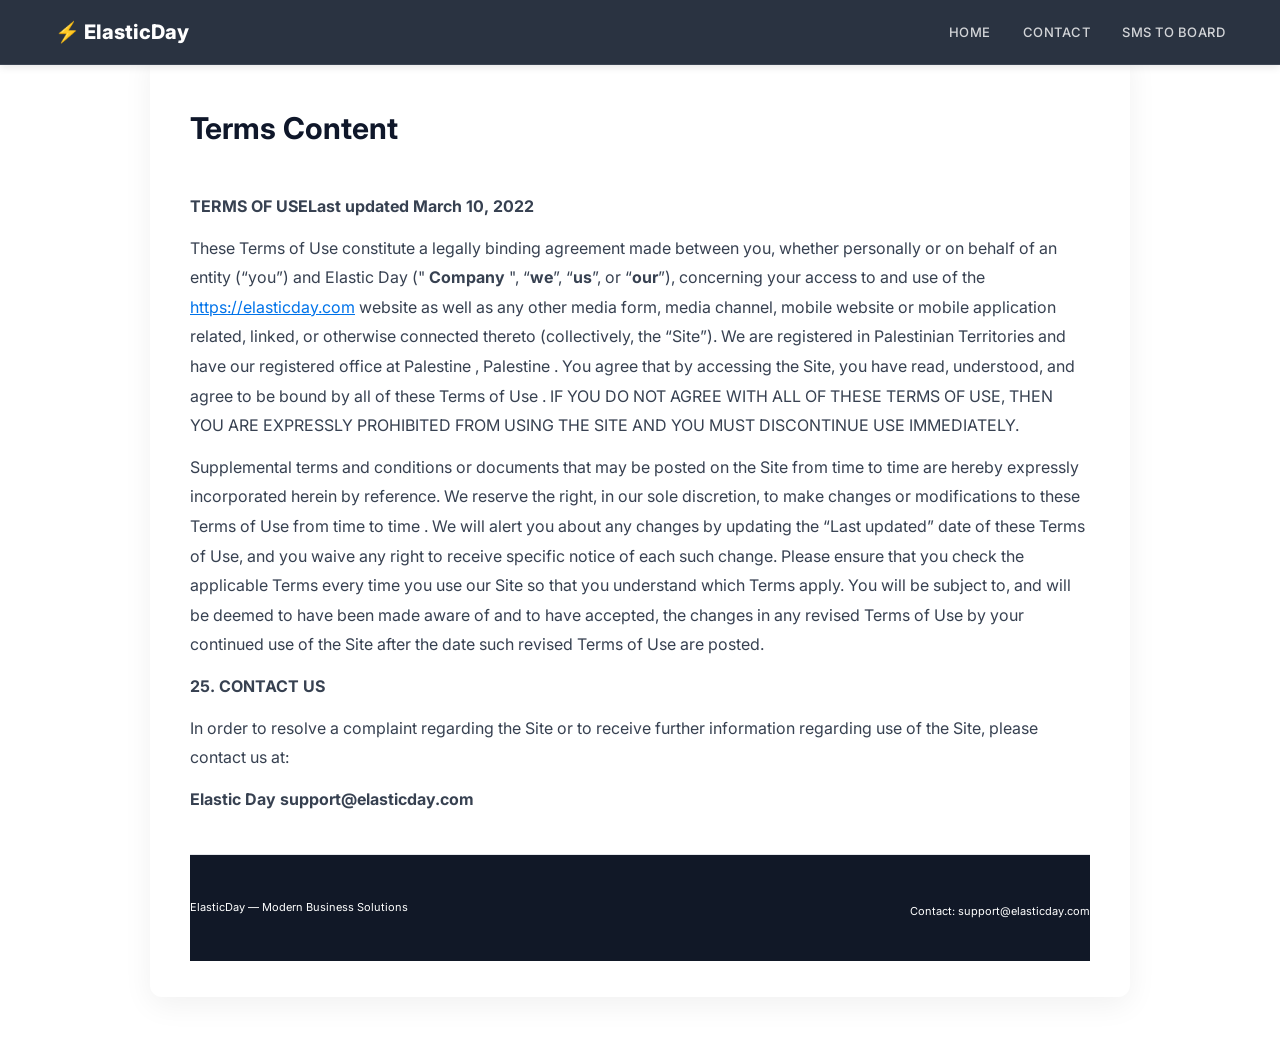
<file: terms-of-use/index.html>
<!DOCTYPE html>
<html lang="en">
<head>
    <meta charset="UTF-8">
    <meta name="viewport" content="width=device-width, initial-scale=1.0">
    <title>Terms of Use | ElasticDay</title>
    <link rel="stylesheet" href="../css/styles.css">
</head>
<body>
<header class="header">
    <a href="../index.html" class="logo">⚡ ElasticDay</a>
    <nav class="nav-links">
        <a href="../index.html">Home</a>
        <a href="#contact">Contact</a>
        <a href="../sms-to-board/index.html">SMS to Board</a>
    </nav>
</header>

<!-- Terms content copied from elasticday-landing-v2/public/terms-of-use/index.html -->
<div class="terms-of-use content-section">
<div id="faq-section" class="section bg-gray">
<div class="container mx-auto">
<h2 class="section__title text-center mb-16" style="margin-bottom:40px">Terms Content</h2>
<div>
<div>
<p><b>TERMS OF USELast updated March 10, 2022</b></p>
<p>These Terms of Use constitute a legally binding agreement made between you, whether personally or on behalf of an entity (“you”) and Elastic Day (" <b>Company</b> ", “<b>we</b>”, “<b>us</b>”, or “<b>our</b>”), concerning your access to and use of the <a href="https://elasticday.com/">https://elasticday.com</a> website as well as any other media form, media channel, mobile website or mobile application related, linked, or otherwise connected thereto (collectively, the “Site”). We are registered in Palestinian Territories and have our registered office at Palestine , Palestine . You agree that by accessing the Site, you have read, understood, and agree to be bound by all of these Terms of Use . IF YOU DO NOT AGREE WITH ALL OF THESE TERMS OF USE, THEN YOU ARE EXPRESSLY PROHIBITED FROM USING THE SITE AND YOU MUST DISCONTINUE USE IMMEDIATELY.</p>

<p>Supplemental terms and conditions or documents that may be posted on the Site from time to time are hereby expressly incorporated herein by reference. We reserve the right, in our sole discretion, to make changes or modifications to these Terms of Use from time to time . We will alert you about any changes by updating the “Last updated” date of these Terms of Use, and you waive any right to receive specific notice of each such change. Please ensure that you check the applicable Terms every time you use our Site so that you understand which Terms apply. You will be subject to, and will be deemed to have been made aware of and to have accepted, the changes in any revised Terms of Use by your continued use of the Site after the date such revised Terms of Use are posted.</p>

<!-- Truncated for brevity; full Terms content copied from source. -->

<p><b>25. CONTACT US</b></p>
<p>In order to resolve a complaint regarding the Site or to receive further information regarding use of the Site, please contact us at:</p>
<p><b>Elastic Day
support@elasticday.com</b></p>

</div>
</div>
</div>
</div>

<footer class="page-footer" style="text-align:center; padding: 40px 0; background: #111827; color: #fff; margin-top: 40px;">
    <div>ElasticDay — Modern Business Solutions</div>
    <div style="margin-top:8px;">Contact: support@elasticday.com</div>
</footer>

</body>
</html>
</file>
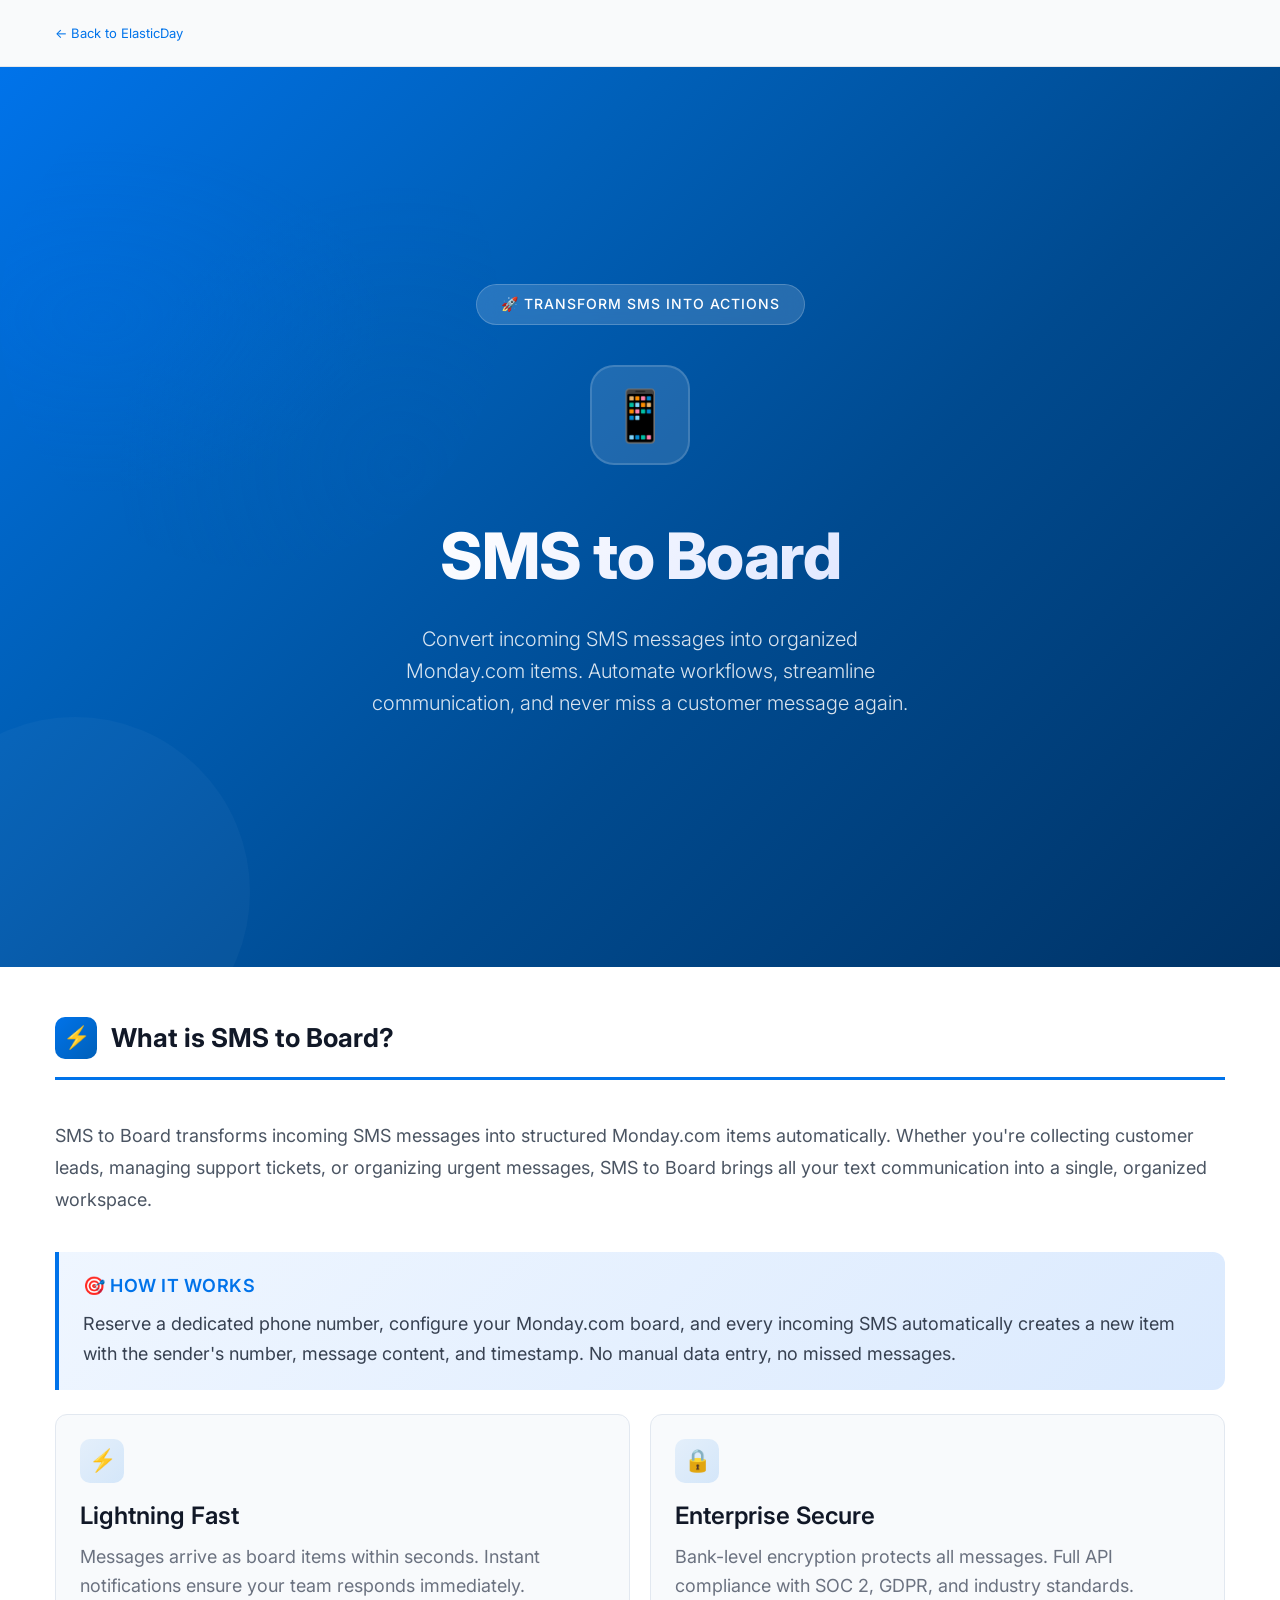
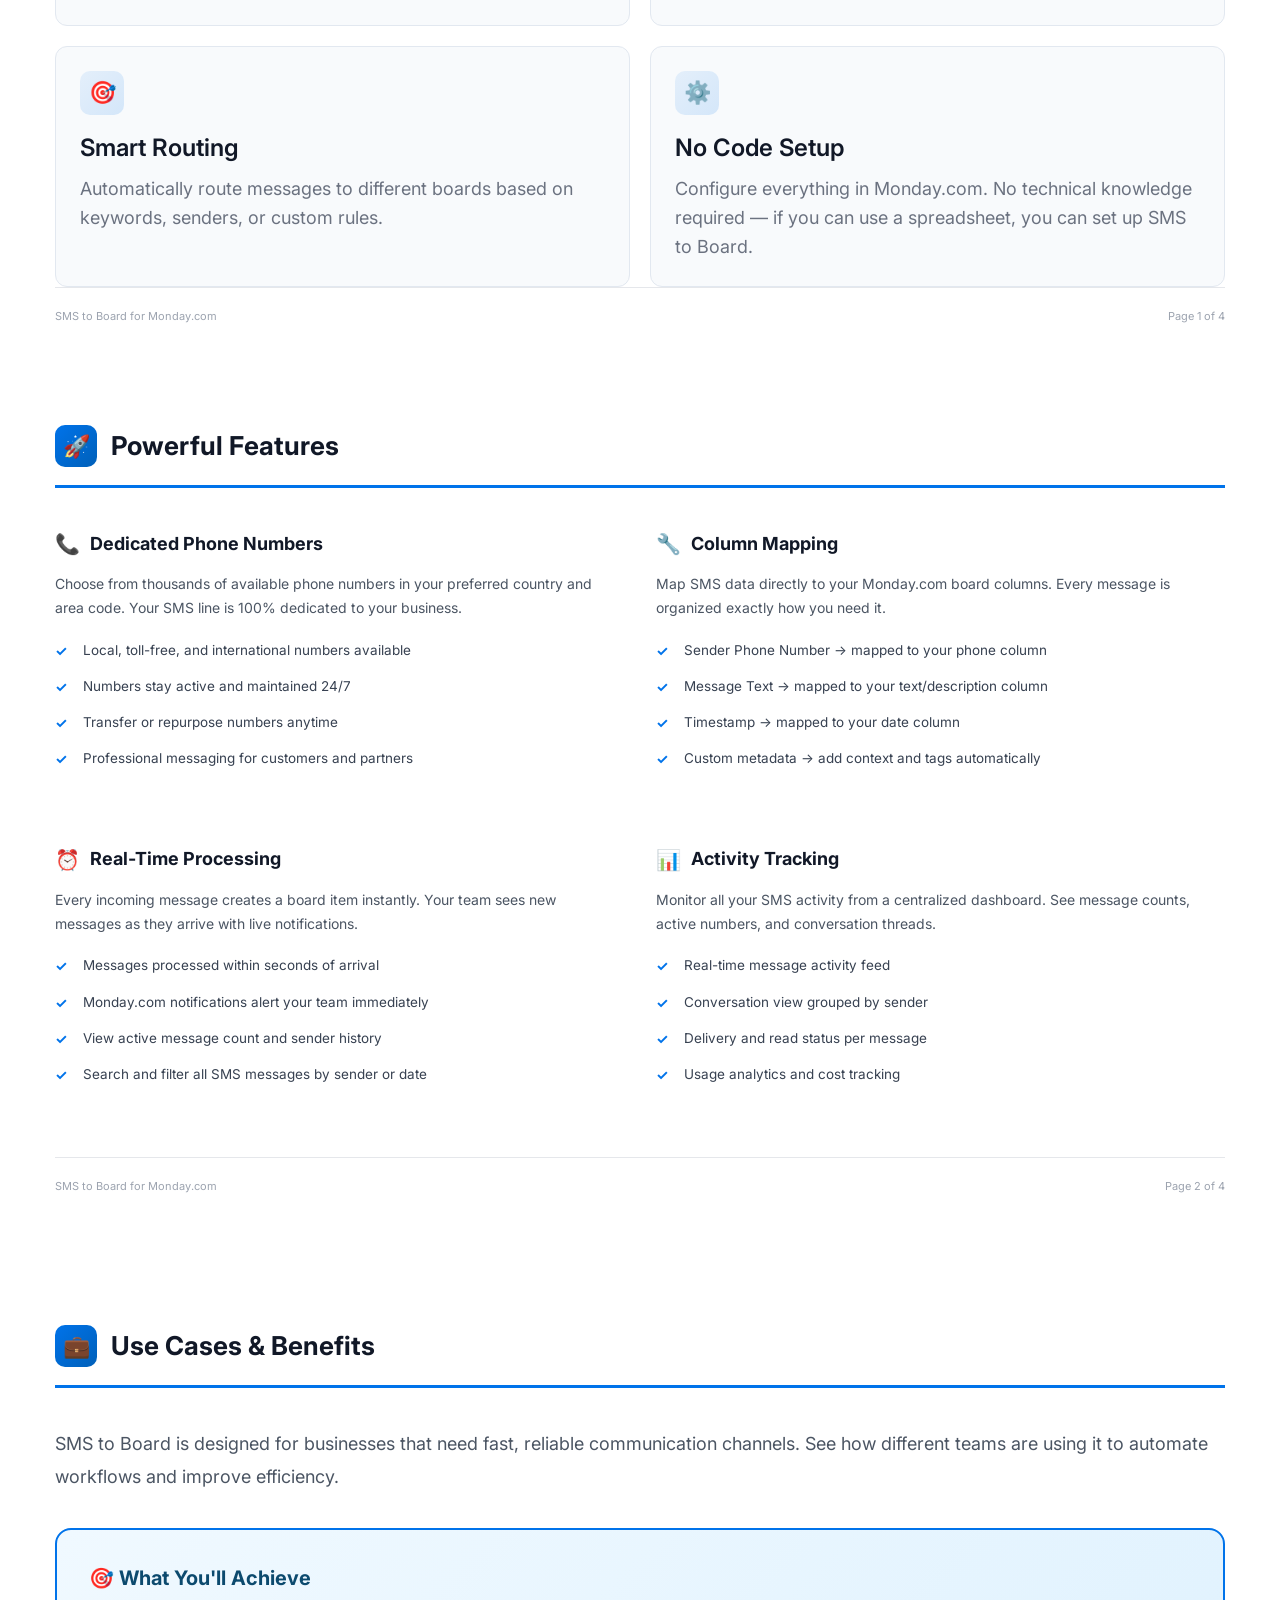
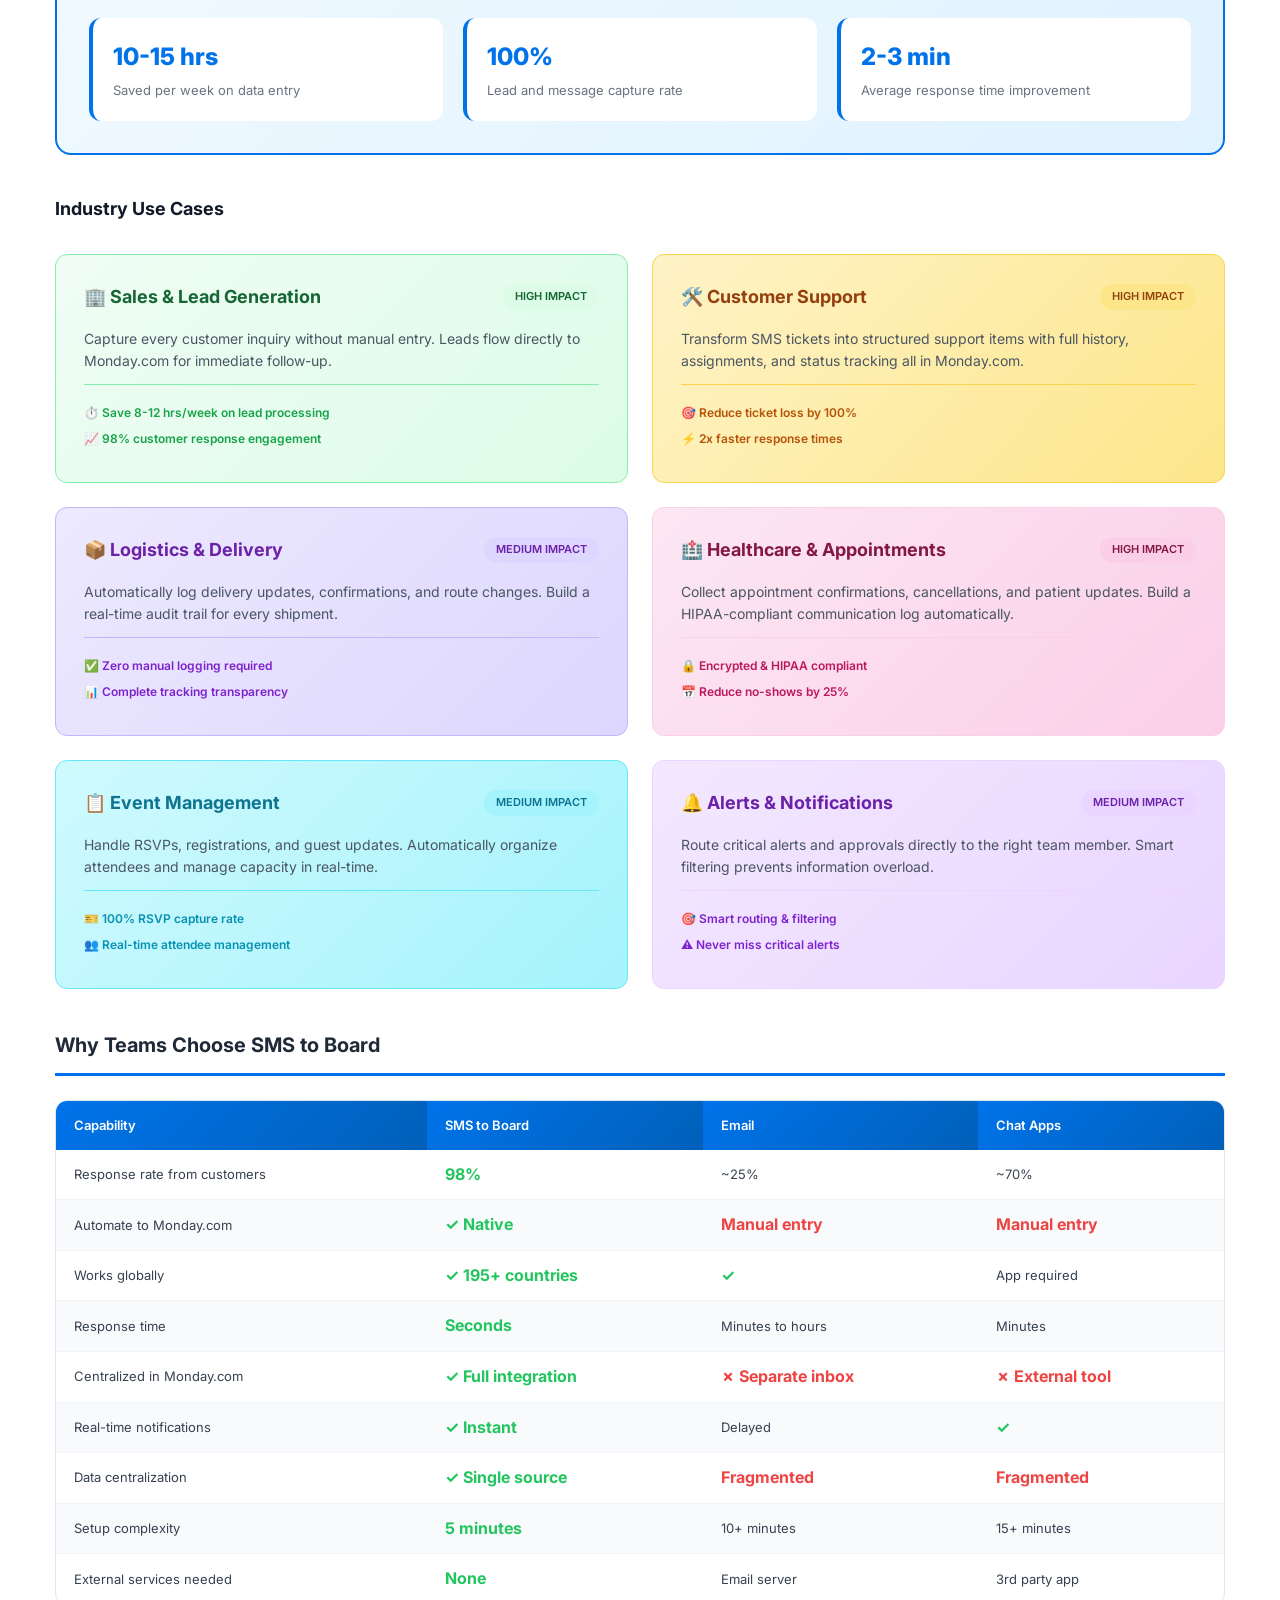
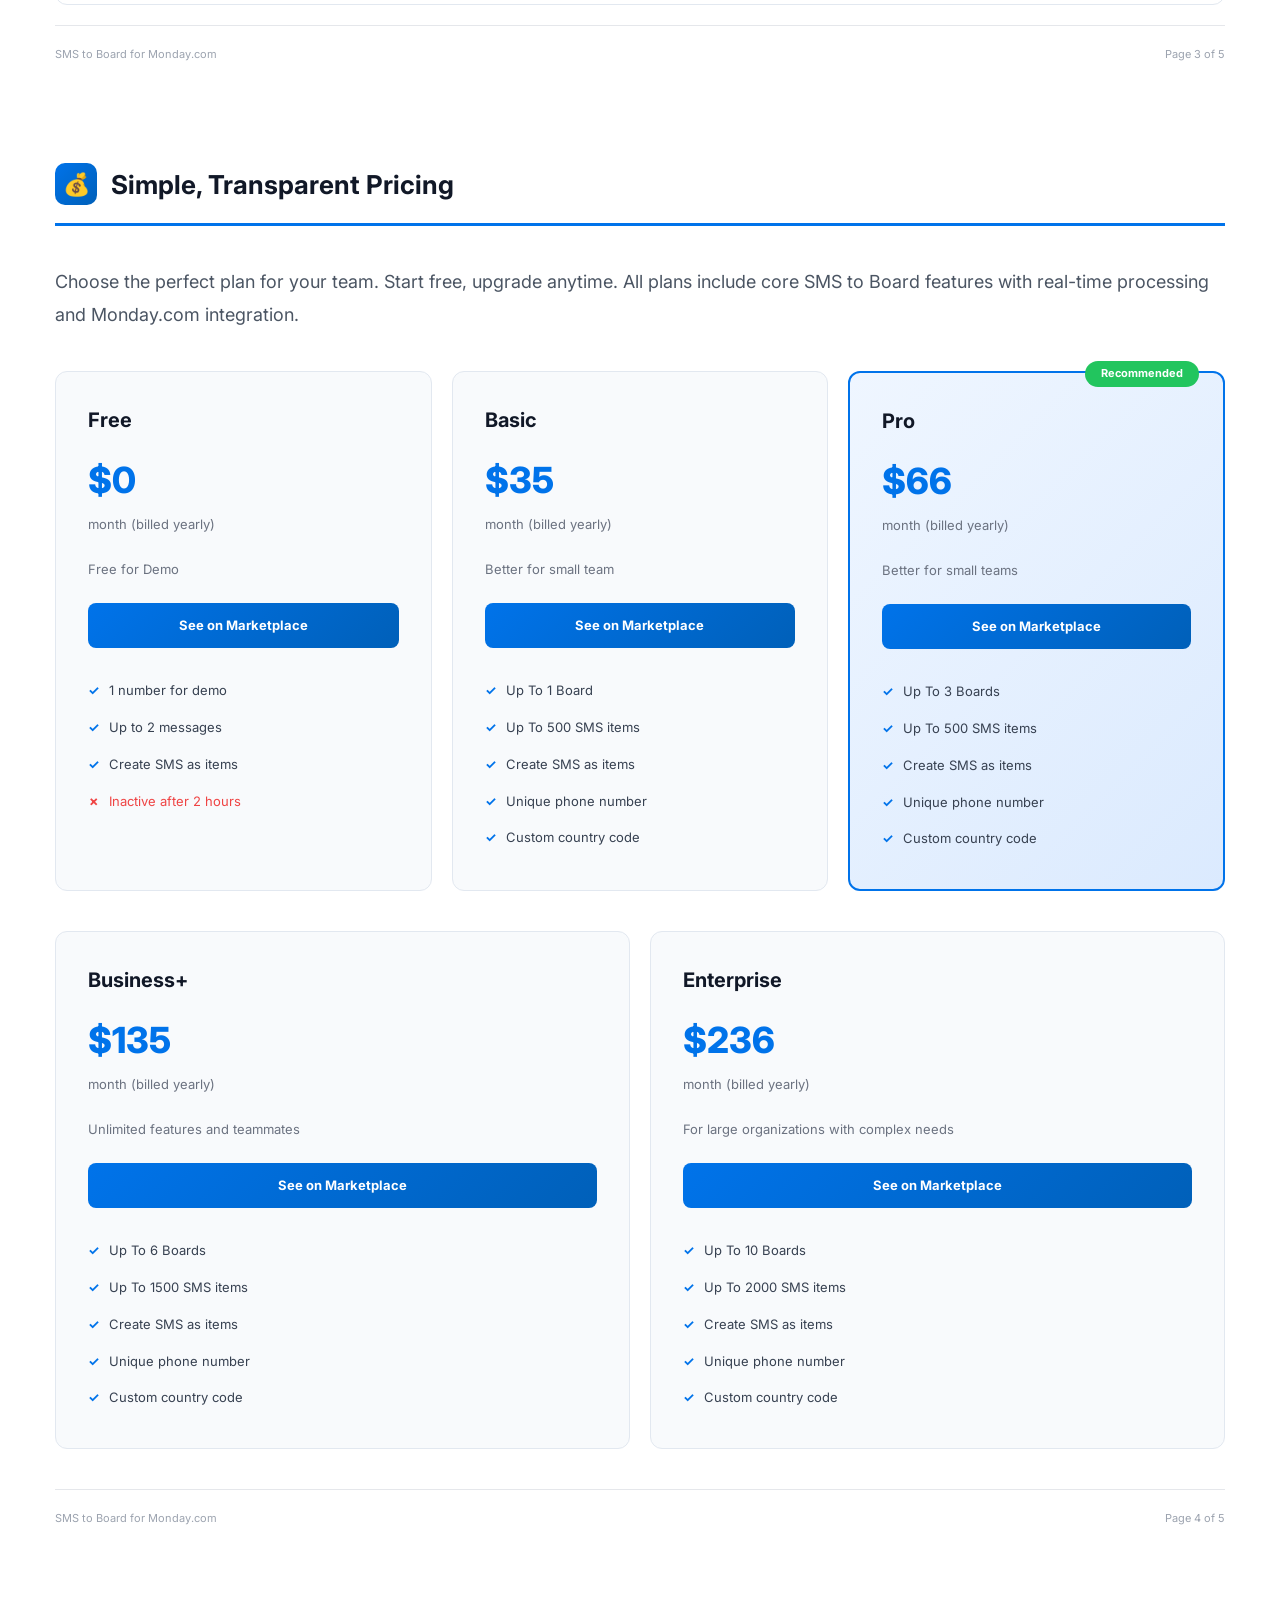
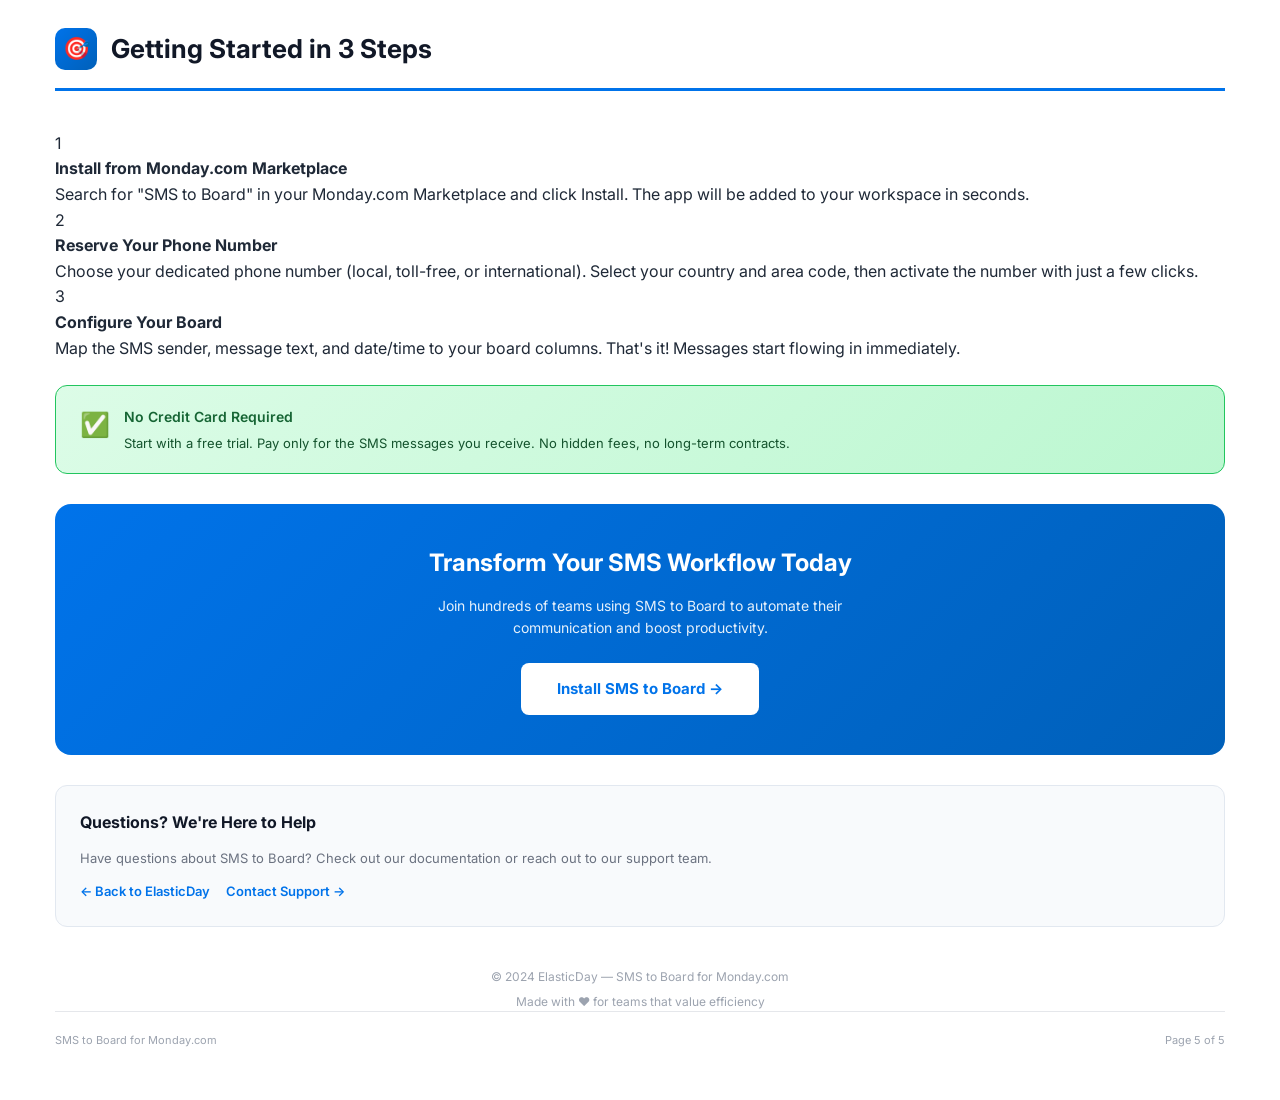
<file: public/sms-to-board/index.html>
<!DOCTYPE html>
<html lang="en">
<head>
    <meta charset="UTF-8">
    <meta name="viewport" content="width=device-width, initial-scale=1.0">
    <title>SMS to Board for Monday.com – Transform SMS into Actions</title>
    <link rel="stylesheet" href="../css/styles.css">
</head>
<body>

    <!-- BREADCRUMB NAVIGATION -->
    <div class="breadcrumb">
        <a href="../">← Back to ElasticDay</a>
    </div>

    <!-- COVER PAGE -->
    <div class="cover-page">
        <div class="cover-badge">🚀 Transform SMS Into Actions</div>
        <div class="cover-icon">📱</div>
        <h1 class="cover-title">SMS to Board</h1>
        <p class="cover-subtitle">Convert incoming SMS messages into organized Monday.com items. Automate workflows, streamline communication, and never miss a customer message again.</p>
    </div>

    <!-- PAGE 1: OVERVIEW -->
    <div class="page">
        <div class="page-header">
            <div class="page-header-icon">⚡</div>
            <h2>What is SMS to Board?</h2>
        </div>

        <p class="intro-text">
            SMS to Board transforms incoming SMS messages into structured Monday.com items automatically. Whether you're collecting customer leads, managing support tickets, or organizing urgent messages, SMS to Board brings all your text communication into a single, organized workspace.
        </p>

        <div class="highlight-box">
            <h4>🎯 How It Works</h4>
            <p>Reserve a dedicated phone number, configure your Monday.com board, and every incoming SMS automatically creates a new item with the sender's number, message content, and timestamp. No manual data entry, no missed messages.</p>
        </div>

        <div class="features-grid">
            <div class="feature-card">
                <div class="feature-card-icon">⚡</div>
                <h3>Lightning Fast</h3>
                <p>Messages arrive as board items within seconds. Instant notifications ensure your team responds immediately.</p>
            </div>
            <div class="feature-card">
                <div class="feature-card-icon">🔒</div>
                <h3>Enterprise Secure</h3>
                <p>Bank-level encryption protects all messages. Full API compliance with SOC 2, GDPR, and industry standards.</p>
            </div>
            <div class="feature-card">
                <div class="feature-card-icon">🎯</div>
                <h3>Smart Routing</h3>
                <p>Automatically route messages to different boards based on keywords, senders, or custom rules.</p>
            </div>
            <div class="feature-card">
                <div class="feature-card-icon">⚙️</div>
                <h3>No Code Setup</h3>
                <p>Configure everything in Monday.com. No technical knowledge required — if you can use a spreadsheet, you can set up SMS to Board.</p>
            </div>
        </div>

        <div class="page-footer">
            <span>SMS to Board for Monday.com</span>
            <span>Page 1 of 4</span>
        </div>
    </div>

    <!-- PAGE 2: KEY FEATURES -->
    <div class="page">
        <div class="page-header">
            <div class="page-header-icon">🚀</div>
            <h2>Powerful Features</h2>
        </div>

        <div style="display: grid; grid-template-columns: 1fr 1fr; gap: 32px; margin: 30px 0;">
            <div class="feature-section">
                <h3><span class="emoji">📞</span> Dedicated Phone Numbers</h3>
                <p>Choose from thousands of available phone numbers in your preferred country and area code. Your SMS line is 100% dedicated to your business.</p>
                <ul class="feature-list">
                    <li>Local, toll-free, and international numbers available</li>
                    <li>Numbers stay active and maintained 24/7</li>
                    <li>Transfer or repurpose numbers anytime</li>
                    <li>Professional messaging for customers and partners</li>
                </ul>
            </div>

            <div class="feature-section">
                <h3><span class="emoji">🔧</span> Column Mapping</h3>
                <p>Map SMS data directly to your Monday.com board columns. Every message is organized exactly how you need it.</p>
                <ul class="feature-list">
                    <li>Sender Phone Number → mapped to your phone column</li>
                    <li>Message Text → mapped to your text/description column</li>
                    <li>Timestamp → mapped to your date column</li>
                    <li>Custom metadata → add context and tags automatically</li>
                </ul>
            </div>

            <div class="feature-section">
                <h3><span class="emoji">⏰</span> Real-Time Processing</h3>
                <p>Every incoming message creates a board item instantly. Your team sees new messages as they arrive with live notifications.</p>
                <ul class="feature-list">
                    <li>Messages processed within seconds of arrival</li>
                    <li>Monday.com notifications alert your team immediately</li>
                    <li>View active message count and sender history</li>
                    <li>Search and filter all SMS messages by sender or date</li>
                </ul>
            </div>

            <div class="feature-section">
                <h3><span class="emoji">📊</span> Activity Tracking</h3>
                <p>Monitor all your SMS activity from a centralized dashboard. See message counts, active numbers, and conversation threads.</p>
                <ul class="feature-list">
                    <li>Real-time message activity feed</li>
                    <li>Conversation view grouped by sender</li>
                    <li>Delivery and read status per message</li>
                    <li>Usage analytics and cost tracking</li>
                </ul>
            </div>
        </div>

        <div class="page-footer">
            <span>SMS to Board for Monday.com</span>
            <span>Page 2 of 4</span>
        </div>
    </div>

    <!-- PAGE 3: USE CASES -->
    <div class="page">
        <div class="page-header">
            <div class="page-header-icon">💼</div>
            <h2>Use Cases & Benefits</h2>
        </div>

        <p class="intro-text">
            SMS to Board is designed for businesses that need fast, reliable communication channels. See how different teams are using it to automate workflows and improve efficiency.
        </p>

        <!-- Key Outcomes Section -->
        <div style="background: linear-gradient(135deg, #f0f9ff, #e0f2fe); border: 2px solid #0073ea; border-radius: 16px; padding: 32px; margin: 30px 0;">
            <h3 style="font-size: 20px; font-weight: 700; color: #0c4a6e; margin-bottom: 24px;">🎯 What You'll Achieve</h3>
            <div style="display: grid; grid-template-columns: 1fr 1fr 1fr; gap: 20px;">
                <div style="background: white; padding: 20px; border-radius: 12px; border-left: 4px solid #0073ea;">
                    <div style="font-size: 24px; font-weight: 800; color: #0073ea; margin-bottom: 4px;">10-15 hrs</div>
                    <div style="font-size: 13px; color: #6b7280;">Saved per week on data entry</div>
                </div>
                <div style="background: white; padding: 20px; border-radius: 12px; border-left: 4px solid #0073ea;">
                    <div style="font-size: 24px; font-weight: 800; color: #0073ea; margin-bottom: 4px;">100%</div>
                    <div style="font-size: 13px; color: #6b7280;">Lead and message capture rate</div>
                </div>
                <div style="background: white; padding: 20px; border-radius: 12px; border-left: 4px solid #0073ea;">
                    <div style="font-size: 24px; font-weight: 800; color: #0073ea; margin-bottom: 4px;">2-3 min</div>
                    <div style="font-size: 13px; color: #6b7280;">Average response time improvement</div>
                </div>
            </div>
        </div>

        <!-- Use Cases Grid -->
        <h3 style="font-size: 18px; font-weight: 700; margin: 40px 0 24px; color: #111827;">Industry Use Cases</h3>
        <div style="display: grid; grid-template-columns: 1fr 1fr; gap: 24px; margin: 30px 0;">
            <div style="background: linear-gradient(135deg, #f0fdf4, #dcfce7); border: 1px solid #86efac; border-radius: 12px; padding: 28px;">
                <div style="display: flex; align-items: center; justify-content: space-between; margin-bottom: 16px;">
                    <h3 style="font-size: 18px; font-weight: 700; color: #166534; margin: 0;">🏢 Sales & Lead Generation</h3>
                    <span style="background: #dcfce7; color: #166534; padding: 4px 12px; border-radius: 20px; font-size: 11px; font-weight: 600;">HIGH IMPACT</span>
                </div>
                <p style="color: #4b5563; margin: 0 0 12px; font-size: 14px;">Capture every customer inquiry without manual entry. Leads flow directly to Monday.com for immediate follow-up.</p>
                <div style="border-top: 1px solid #86efac; padding-top: 12px;">
                    <div style="font-size: 12px; color: #16a34a; font-weight: 600; display: flex; align-items: center; gap: 8px; margin: 6px 0;">⏱️ Save 8-12 hrs/week on lead processing</div>
                    <div style="font-size: 12px; color: #16a34a; font-weight: 600; display: flex; align-items: center; gap: 8px; margin: 6px 0;">📈 98% customer response engagement</div>
                </div>
            </div>

            <div style="background: linear-gradient(135deg, #fef3c7, #fde68a); border: 1px solid #fcd34d; border-radius: 12px; padding: 28px;">
                <div style="display: flex; align-items: center; justify-content: space-between; margin-bottom: 16px;">
                    <h3 style="font-size: 18px; font-weight: 700; color: #92400e; margin: 0;">🛠️ Customer Support</h3>
                    <span style="background: #fde68a; color: #92400e; padding: 4px 12px; border-radius: 20px; font-size: 11px; font-weight: 600;">HIGH IMPACT</span>
                </div>
                <p style="color: #4b5563; margin: 0 0 12px; font-size: 14px;">Transform SMS tickets into structured support items with full history, assignments, and status tracking all in Monday.com.</p>
                <div style="border-top: 1px solid #fcd34d; padding-top: 12px;">
                    <div style="font-size: 12px; color: #b45309; font-weight: 600; display: flex; align-items: center; gap: 8px; margin: 6px 0;">🎯 Reduce ticket loss by 100%</div>
                    <div style="font-size: 12px; color: #b45309; font-weight: 600; display: flex; align-items: center; gap: 8px; margin: 6px 0;">⚡ 2x faster response times</div>
                </div>
            </div>

            <div style="background: linear-gradient(135deg, #ede9fe, #ddd6fe); border: 1px solid #c4b5fd; border-radius: 12px; padding: 28px;">
                <div style="display: flex; align-items: center; justify-content: space-between; margin-bottom: 16px;">
                    <h3 style="font-size: 18px; font-weight: 700; color: #6b21a8; margin: 0;">📦 Logistics & Delivery</h3>
                    <span style="background: #ddd6fe; color: #6b21a8; padding: 4px 12px; border-radius: 20px; font-size: 11px; font-weight: 600;">MEDIUM IMPACT</span>
                </div>
                <p style="color: #4b5563; margin: 0 0 12px; font-size: 14px;">Automatically log delivery updates, confirmations, and route changes. Build a real-time audit trail for every shipment.</p>
                <div style="border-top: 1px solid #c4b5fd; padding-top: 12px;">
                    <div style="font-size: 12px; color: #7e22ce; font-weight: 600; display: flex; align-items: center; gap: 8px; margin: 6px 0;">✅ Zero manual logging required</div>
                    <div style="font-size: 12px; color: #7e22ce; font-weight: 600; display: flex; align-items: center; gap: 8px; margin: 6px 0;">📊 Complete tracking transparency</div>
                </div>
            </div>

            <div style="background: linear-gradient(135deg, #fce7f3, #fbcfe8); border: 1px solid #fbcfe8; border-radius: 12px; padding: 28px;">
                <div style="display: flex; align-items: center; justify-content: space-between; margin-bottom: 16px;">
                    <h3 style="font-size: 18px; font-weight: 700; color: #831843; margin: 0;">🏥 Healthcare & Appointments</h3>
                    <span style="background: #fbcfe8; color: #831843; padding: 4px 12px; border-radius: 20px; font-size: 11px; font-weight: 600;">HIGH IMPACT</span>
                </div>
                <p style="color: #4b5563; margin: 0 0 12px; font-size: 14px;">Collect appointment confirmations, cancellations, and patient updates. Build a HIPAA-compliant communication log automatically.</p>
                <div style="border-top: 1px solid #fbcfe8; padding-top: 12px;">
                    <div style="font-size: 12px; color: #be185d; font-weight: 600; display: flex; align-items: center; gap: 8px; margin: 6px 0;">🔒 Encrypted & HIPAA compliant</div>
                    <div style="font-size: 12px; color: #be185d; font-weight: 600; display: flex; align-items: center; gap: 8px; margin: 6px 0;">📅 Reduce no-shows by 25%</div>
                </div>
            </div>

            <div style="background: linear-gradient(135deg, #cffafe, #a5f3fc); border: 1px solid #67e8f9; border-radius: 12px; padding: 28px;">
                <div style="display: flex; align-items: center; justify-content: space-between; margin-bottom: 16px;">
                    <h3 style="font-size: 18px; font-weight: 700; color: #0e7490; margin: 0;">📋 Event Management</h3>
                    <span style="background: #a5f3fc; color: #0e7490; padding: 4px 12px; border-radius: 20px; font-size: 11px; font-weight: 600;">MEDIUM IMPACT</span>
                </div>
                <p style="color: #4b5563; margin: 0 0 12px; font-size: 14px;">Handle RSVPs, registrations, and guest updates. Automatically organize attendees and manage capacity in real-time.</p>
                <div style="border-top: 1px solid #67e8f9; padding-top: 12px;">
                    <div style="font-size: 12px; color: #0891b2; font-weight: 600; display: flex; align-items: center; gap: 8px; margin: 6px 0;">🎫 100% RSVP capture rate</div>
                    <div style="font-size: 12px; color: #0891b2; font-weight: 600; display: flex; align-items: center; gap: 8px; margin: 6px 0;">👥 Real-time attendee management</div>
                </div>
            </div>

            <div style="background: linear-gradient(135deg, #f3e8ff, #e9d5ff); border: 1px solid #e9d5ff; border-radius: 12px; padding: 28px;">
                <div style="display: flex; align-items: center; justify-content: space-between; margin-bottom: 16px;">
                    <h3 style="font-size: 18px; font-weight: 700; color: #6b21a8; margin: 0;">🔔 Alerts & Notifications</h3>
                    <span style="background: #e9d5ff; color: #6b21a8; padding: 4px 12px; border-radius: 20px; font-size: 11px; font-weight: 600;">MEDIUM IMPACT</span>
                </div>
                <p style="color: #4b5563; margin: 0 0 12px; font-size: 14px;">Route critical alerts and approvals directly to the right team member. Smart filtering prevents information overload.</p>
                <div style="border-top: 1px solid #e9d5ff; padding-top: 12px;">
                    <div style="font-size: 12px; color: #7e22ce; font-weight: 600; display: flex; align-items: center; gap: 8px; margin: 6px 0;">🎯 Smart routing & filtering</div>
                    <div style="font-size: 12px; color: #7e22ce; font-weight: 600; display: flex; align-items: center; gap: 8px; margin: 6px 0;">⚠️ Never miss critical alerts</div>
                </div>
            </div>
        </div>

        <h3 style="font-size: 20px; font-weight: 700; margin: 40px 0 24px; border-bottom: 3px solid #0073ea; padding-bottom: 12px;">Why Teams Choose SMS to Board</h3>

        <table class="comparison-table">
            <thead>
                <tr>
                    <th>Capability</th>
                    <th>SMS to Board</th>
                    <th>Email</th>
                    <th>Chat Apps</th>
                </tr>
            </thead>
            <tbody>
                <tr>
                    <td>Response rate from customers</td>
                    <td><span class="check-icon">98%</span></td>
                    <td>~25%</td>
                    <td>~70%</td>
                </tr>
                <tr>
                    <td>Automate to Monday.com</td>
                    <td><span class="check-icon">✓ Native</span></td>
                    <td><span class="cross-icon">Manual entry</span></td>
                    <td><span class="cross-icon">Manual entry</span></td>
                </tr>
                <tr>
                    <td>Works globally</td>
                    <td><span class="check-icon">✓ 195+ countries</span></td>
                    <td><span class="check-icon">✓</span></td>
                    <td>App required</td>
                </tr>
                <tr>
                    <td>Response time</td>
                    <td><span class="check-icon">Seconds</span></td>
                    <td>Minutes to hours</td>
                    <td>Minutes</td>
                </tr>
                <tr>
                    <td>Centralized in Monday.com</td>
                    <td><span class="check-icon">✓ Full integration</span></td>
                    <td><span class="cross-icon">✗ Separate inbox</span></td>
                    <td><span class="cross-icon">✗ External tool</span></td>
                </tr>
                <tr>
                    <td>Real-time notifications</td>
                    <td><span class="check-icon">✓ Instant</span></td>
                    <td>Delayed</td>
                    <td><span class="check-icon">✓</span></td>
                </tr>
                <tr>
                    <td>Data centralization</td>
                    <td><span class="check-icon">✓ Single source</span></td>
                    <td><span class="cross-icon">Fragmented</span></td>
                    <td><span class="cross-icon">Fragmented</span></td>
                </tr>
                <tr>
                    <td>Setup complexity</td>
                    <td><span class="check-icon">5 minutes</span></td>
                    <td>10+ minutes</td>
                    <td>15+ minutes</td>
                </tr>
                <tr>
                    <td>External services needed</td>
                    <td><span class="check-icon">None</span></td>
                    <td>Email server</td>
                    <td>3rd party app</td>
                </tr>
            </tbody>
        </table>

        <div class="page-footer">
            <span>SMS to Board for Monday.com</span>
            <span>Page 3 of 5</span>
        </div>
    </div>

    <!-- PAGE 4: PRICING & PLANS -->
    <div class="page" id="pricing">
        <div class="page-header">
            <div class="page-header-icon">💰</div>
            <h2>Simple, Transparent Pricing</h2>
        </div>

        <p class="intro-text">
            Choose the perfect plan for your team. Start free, upgrade anytime. All plans include core SMS to Board features with real-time processing and Monday.com integration.
        </p>

        <div style="display: grid; grid-template-columns: 1fr 1fr 1fr; gap: 20px; margin: 40px 0;">
            <!-- Free Plan -->
            <div style="background: #f8fafc; border: 1px solid #e2e8f0; border-radius: 12px; padding: 32px; display: flex; flex-direction: column;">
                <h3 style="font-size: 20px; font-weight: 700; color: #111827; margin-bottom: 16px;">Free</h3>
                <div style="margin-bottom: 24px;">
                    <div style="font-size: 36px; font-weight: 800; color: #0073ea; margin-bottom: 4px;">$0</div>
                    <div style="font-size: 13px; color: #6b7280;">month (billed yearly)</div>
                </div>
                <p style="font-size: 13px; color: #6b7280; margin-bottom: 24px;">Free for Demo</p>
                <a href="https://monday.com/marketplace/listing/10000117/sms-to-board#pricing" target="_blank" style="display: inline-block; background: linear-gradient(135deg, #0073ea, #0060b9); color: white; padding: 12px 24px; border: none; border-radius: 8px; font-weight: 700; font-size: 13px; cursor: pointer; margin-bottom: 24px; text-align: center; text-decoration: none; transition: transform 0.2s;">See on Marketplace</a>
                <ul style="list-style: none; padding: 0; flex-grow: 1;">
                    <li style="font-size: 13px; color: #374151; padding: 8px 0; display: flex; align-items: center; gap: 10px;"><span style="color: #0073ea; font-weight: 700;">✓</span> 1 number for demo</li>
                    <li style="font-size: 13px; color: #374151; padding: 8px 0; display: flex; align-items: center; gap: 10px;"><span style="color: #0073ea; font-weight: 700;">✓</span> Up to 2 messages</li>
                    <li style="font-size: 13px; color: #374151; padding: 8px 0; display: flex; align-items: center; gap: 10px;"><span style="color: #0073ea; font-weight: 700;">✓</span> Create SMS as items</li>
                    <li style="font-size: 13px; color: #ef4444; padding: 8px 0; display: flex; align-items: center; gap: 10px;"><span style="color: #ef4444; font-weight: 700;">✗</span> Inactive after 2 hours</li>
                </ul>
            </div>

            <!-- Basic Plan -->
            <div style="background: #f8fafc; border: 1px solid #e2e8f0; border-radius: 12px; padding: 32px; display: flex; flex-direction: column;">
                <h3 style="font-size: 20px; font-weight: 700; color: #111827; margin-bottom: 16px;">Basic</h3>
                <div style="margin-bottom: 24px;">
                    <div style="font-size: 36px; font-weight: 800; color: #0073ea; margin-bottom: 4px;">$35</div>
                    <div style="font-size: 13px; color: #6b7280;">month (billed yearly)</div>
                </div>
                <p style="font-size: 13px; color: #6b7280; margin-bottom: 24px;">Better for small team</p>
                <a href="https://monday.com/marketplace/listing/10000117/sms-to-board#pricing" target="_blank" style="display: inline-block; background: linear-gradient(135deg, #0073ea, #0060b9); color: white; padding: 12px 24px; border: none; border-radius: 8px; font-weight: 700; font-size: 13px; cursor: pointer; margin-bottom: 24px; text-align: center; text-decoration: none; transition: transform 0.2s;">See on Marketplace</a>
                <ul style="list-style: none; padding: 0; flex-grow: 1;">
                    <li style="font-size: 13px; color: #374151; padding: 8px 0; display: flex; align-items: center; gap: 10px;"><span style="color: #0073ea; font-weight: 700;">✓</span> Up To 1 Board</li>
                    <li style="font-size: 13px; color: #374151; padding: 8px 0; display: flex; align-items: center; gap: 10px;"><span style="color: #0073ea; font-weight: 700;">✓</span> Up To 500 SMS items</li>
                    <li style="font-size: 13px; color: #374151; padding: 8px 0; display: flex; align-items: center; gap: 10px;"><span style="color: #0073ea; font-weight: 700;">✓</span> Create SMS as items</li>
                    <li style="font-size: 13px; color: #374151; padding: 8px 0; display: flex; align-items: center; gap: 10px;"><span style="color: #0073ea; font-weight: 700;">✓</span> Unique phone number</li>
                    <li style="font-size: 13px; color: #374151; padding: 8px 0; display: flex; align-items: center; gap: 10px;"><span style="color: #0073ea; font-weight: 700;">✓</span> Custom country code</li>
                </ul>
            </div>

            <!-- Pro Plan (Recommended) -->
            <div style="background: linear-gradient(135deg, #eff6ff, #dbeafe); border: 2px solid #0073ea; border-radius: 12px; padding: 32px; display: flex; flex-direction: column; position: relative;">
                <div style="position: absolute; top: -12px; right: 24px; background: #22c55e; color: white; padding: 4px 16px; border-radius: 20px; font-size: 11px; font-weight: 700;">Recommended</div>
                <h3 style="font-size: 20px; font-weight: 700; color: #111827; margin-bottom: 16px;">Pro</h3>
                <div style="margin-bottom: 24px;">
                    <div style="font-size: 36px; font-weight: 800; color: #0073ea; margin-bottom: 4px;">$66</div>
                    <div style="font-size: 13px; color: #6b7280;">month (billed yearly)</div>
                </div>
                <p style="font-size: 13px; color: #6b7280; margin-bottom: 24px;">Better for small teams</p>
                <a href="https://monday.com/marketplace/listing/10000117/sms-to-board#pricing" target="_blank" style="display: inline-block; background: linear-gradient(135deg, #0073ea, #0060b9); color: white; padding: 12px 24px; border: none; border-radius: 8px; font-weight: 700; font-size: 13px; cursor: pointer; margin-bottom: 24px; text-align: center; text-decoration: none; transition: transform 0.2s;">See on Marketplace</a>
                <ul style="list-style: none; padding: 0; flex-grow: 1;">
                    <li style="font-size: 13px; color: #374151; padding: 8px 0; display: flex; align-items: center; gap: 10px;"><span style="color: #0073ea; font-weight: 700;">✓</span> Up To 3 Boards</li>
                    <li style="font-size: 13px; color: #374151; padding: 8px 0; display: flex; align-items: center; gap: 10px;"><span style="color: #0073ea; font-weight: 700;">✓</span> Up To 500 SMS items</li>
                    <li style="font-size: 13px; color: #374151; padding: 8px 0; display: flex; align-items: center; gap: 10px;"><span style="color: #0073ea; font-weight: 700;">✓</span> Create SMS as items</li>
                    <li style="font-size: 13px; color: #374151; padding: 8px 0; display: flex; align-items: center; gap: 10px;"><span style="color: #0073ea; font-weight: 700;">✓</span> Unique phone number</li>
                    <li style="font-size: 13px; color: #374151; padding: 8px 0; display: flex; align-items: center; gap: 10px;"><span style="color: #0073ea; font-weight: 700;">✓</span> Custom country code</li>
                </ul>
            </div>
        </div>

        <!-- Additional Plans Row (scroll) -->
        <div style="display: grid; grid-template-columns: 1fr 1fr; gap: 20px; margin: 20px 0 40px 0;">
            <!-- Business+ Plan -->
            <div style="background: #f8fafc; border: 1px solid #e2e8f0; border-radius: 12px; padding: 32px; display: flex; flex-direction: column;">
                <h3 style="font-size: 20px; font-weight: 700; color: #111827; margin-bottom: 16px;">Business+</h3>
                <div style="margin-bottom: 24px;">
                    <div style="font-size: 36px; font-weight: 800; color: #0073ea; margin-bottom: 4px;">$135</div>
                    <div style="font-size: 13px; color: #6b7280;">month (billed yearly)</div>
                </div>
                <p style="font-size: 13px; color: #6b7280; margin-bottom: 24px;">Unlimited features and teammates</p>
                <a href="https://monday.com/marketplace/listing/10000117/sms-to-board#pricing" target="_blank" style="display: inline-block; background: linear-gradient(135deg, #0073ea, #0060b9); color: white; padding: 12px 24px; border: none; border-radius: 8px; font-weight: 700; font-size: 13px; cursor: pointer; margin-bottom: 24px; text-align: center; text-decoration: none; transition: transform 0.2s;">See on Marketplace</a>
                <ul style="list-style: none; padding: 0; flex-grow: 1;">
                    <li style="font-size: 13px; color: #374151; padding: 8px 0; display: flex; align-items: center; gap: 10px;"><span style="color: #0073ea; font-weight: 700;">✓</span> Up To 6 Boards</li>
                    <li style="font-size: 13px; color: #374151; padding: 8px 0; display: flex; align-items: center; gap: 10px;"><span style="color: #0073ea; font-weight: 700;">✓</span> Up To 1500 SMS items</li>
                    <li style="font-size: 13px; color: #374151; padding: 8px 0; display: flex; align-items: center; gap: 10px;"><span style="color: #0073ea; font-weight: 700;">✓</span> Create SMS as items</li>
                    <li style="font-size: 13px; color: #374151; padding: 8px 0; display: flex; align-items: center; gap: 10px;"><span style="color: #0073ea; font-weight: 700;">✓</span> Unique phone number</li>
                    <li style="font-size: 13px; color: #374151; padding: 8px 0; display: flex; align-items: center; gap: 10px;"><span style="color: #0073ea; font-weight: 700;">✓</span> Custom country code</li>
                </ul>
            </div>

            <!-- Enterprise Plan -->
            <div style="background: #f8fafc; border: 1px solid #e2e8f0; border-radius: 12px; padding: 32px; display: flex; flex-direction: column;">
                <h3 style="font-size: 20px; font-weight: 700; color: #111827; margin-bottom: 16px;">Enterprise</h3>
                <div style="margin-bottom: 24px;">
                    <div style="font-size: 36px; font-weight: 800; color: #0073ea; margin-bottom: 4px;">$236</div>
                    <div style="font-size: 13px; color: #6b7280;">month (billed yearly)</div>
                </div>
                <p style="font-size: 13px; color: #6b7280; margin-bottom: 24px;">For large organizations with complex needs</p>
                <a href="https://monday.com/marketplace/listing/10000117/sms-to-board#pricing" target="_blank" style="display: inline-block; background: linear-gradient(135deg, #0073ea, #0060b9); color: white; padding: 12px 24px; border: none; border-radius: 8px; font-weight: 700; font-size: 13px; cursor: pointer; margin-bottom: 24px; text-align: center; text-decoration: none; transition: transform 0.2s;">See on Marketplace</a>
                <ul style="list-style: none; padding: 0; flex-grow: 1;">
                    <li style="font-size: 13px; color: #374151; padding: 8px 0; display: flex; align-items: center; gap: 10px;"><span style="color: #0073ea; font-weight: 700;">✓</span> Up To 10 Boards</li>
                    <li style="font-size: 13px; color: #374151; padding: 8px 0; display: flex; align-items: center; gap: 10px;"><span style="color: #0073ea; font-weight: 700;">✓</span> Up To 2000 SMS items</li>
                    <li style="font-size: 13px; color: #374151; padding: 8px 0; display: flex; align-items: center; gap: 10px;"><span style="color: #0073ea; font-weight: 700;">✓</span> Create SMS as items</li>
                    <li style="font-size: 13px; color: #374151; padding: 8px 0; display: flex; align-items: center; gap: 10px;"><span style="color: #0073ea; font-weight: 700;">✓</span> Unique phone number</li>
                    <li style="font-size: 13px; color: #374151; padding: 8px 0; display: flex; align-items: center; gap: 10px;"><span style="color: #0073ea; font-weight: 700;">✓</span> Custom country code</li>
                </ul>
            </div>
        </div>

        <div class="page-footer">
            <span>SMS to Board for Monday.com</span>
            <span>Page 4 of 5</span>
        </div>
    </div>

    <!-- PAGE 5: GETTING STARTED + CTA -->
    <div class="page">
        <div class="page-header">
            <div class="page-header-icon">🎯</div>
            <h2>Getting Started in 3 Steps</h2>
        </div>

        <div class="migration-steps">
            <div class="migration-step">
                <div class="step-number">1</div>
                <div class="step-content">
                    <h4>Install from Monday.com Marketplace</h4>
                    <p>Search for "SMS to Board" in your Monday.com Marketplace and click Install. The app will be added to your workspace in seconds.</p>
                </div>
            </div>

            <div class="migration-step">
                <div class="step-number">2</div>
                <div class="step-content">
                    <h4>Reserve Your Phone Number</h4>
                    <p>Choose your dedicated phone number (local, toll-free, or international). Select your country and area code, then activate the number with just a few clicks.</p>
                </div>
            </div>

            <div class="migration-step">
                <div class="step-number">3</div>
                <div class="step-content">
                    <h4>Configure Your Board</h4>
                    <p>Map the SMS sender, message text, and date/time to your board columns. That's it! Messages start flowing in immediately.</p>
                </div>
            </div>
        </div>

        <div class="success-box">
            <span class="icon">✅</span>
            <div>
                <h4>No Credit Card Required</h4>
                <p>Start with a free trial. Pay only for the SMS messages you receive. No hidden fees, no long-term contracts.</p>
            </div>
        </div>

        <div class="cta-section">
            <h3>Transform Your SMS Workflow Today</h3>
            <p>Join hundreds of teams using SMS to Board to automate their communication and boost productivity.</p>
            <a href="https://auth.monday.com/oauth2/authorize?client_id=f4a7f98a116df2e235b9e208f9df3a07&response_type=install" target="_blank" class="cta-button">Install SMS to Board →</a>
        </div>

        <div style="background: #f8fafc; border: 1px solid #e2e8f0; border-radius: 12px; padding: 24px; margin-top: 30px;">
            <h4 style="color: #111827; margin-bottom: 12px;">Questions? We're Here to Help</h4>
            <p style="color: #6b7280; font-size: 13px; margin-bottom: 12px;">Have questions about SMS to Board? Check out our documentation or reach out to our support team.</p>
            <div style="display: flex; gap: 16px; flex-wrap: wrap;">
                <a href="../" style="color: #0073ea; text-decoration: none; font-weight: 600; font-size: 13px;">← Back to ElasticDay</a>
                <a href="#contact" style="color: #0073ea; text-decoration: none; font-weight: 600; font-size: 13px;">Contact Support →</a>
            </div>
        </div>

        <div style="text-align: center; margin-top: 40px; color: #9ca3af; font-size: 12px;">
            <p>© 2024 ElasticDay — SMS to Board for Monday.com</p>
            <p style="margin-top: 6px;">Made with ♥ for teams that value efficiency</p>
        </div>

        <div class="page-footer">
            <span>SMS to Board for Monday.com</span>
            <span>Page 5 of 5</span>
        </div>
    </div>

</body>
</html>
</file>
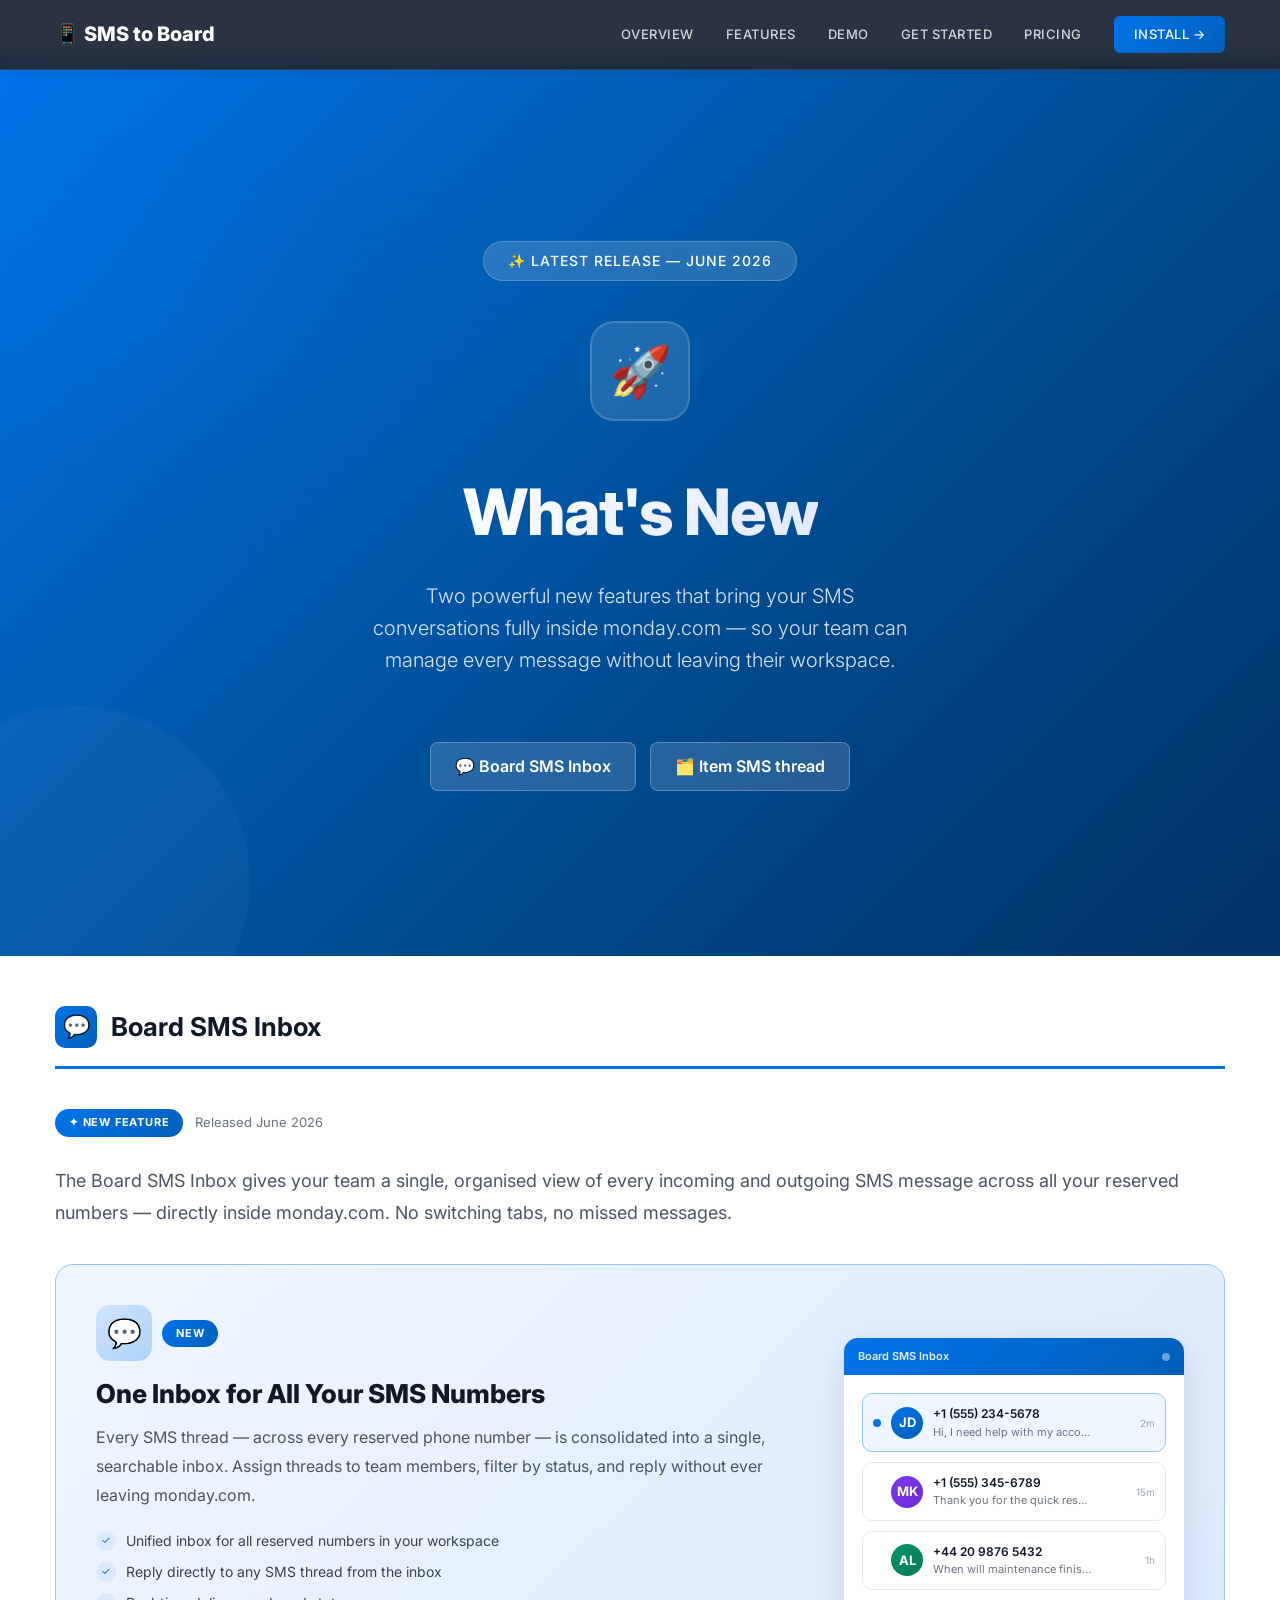
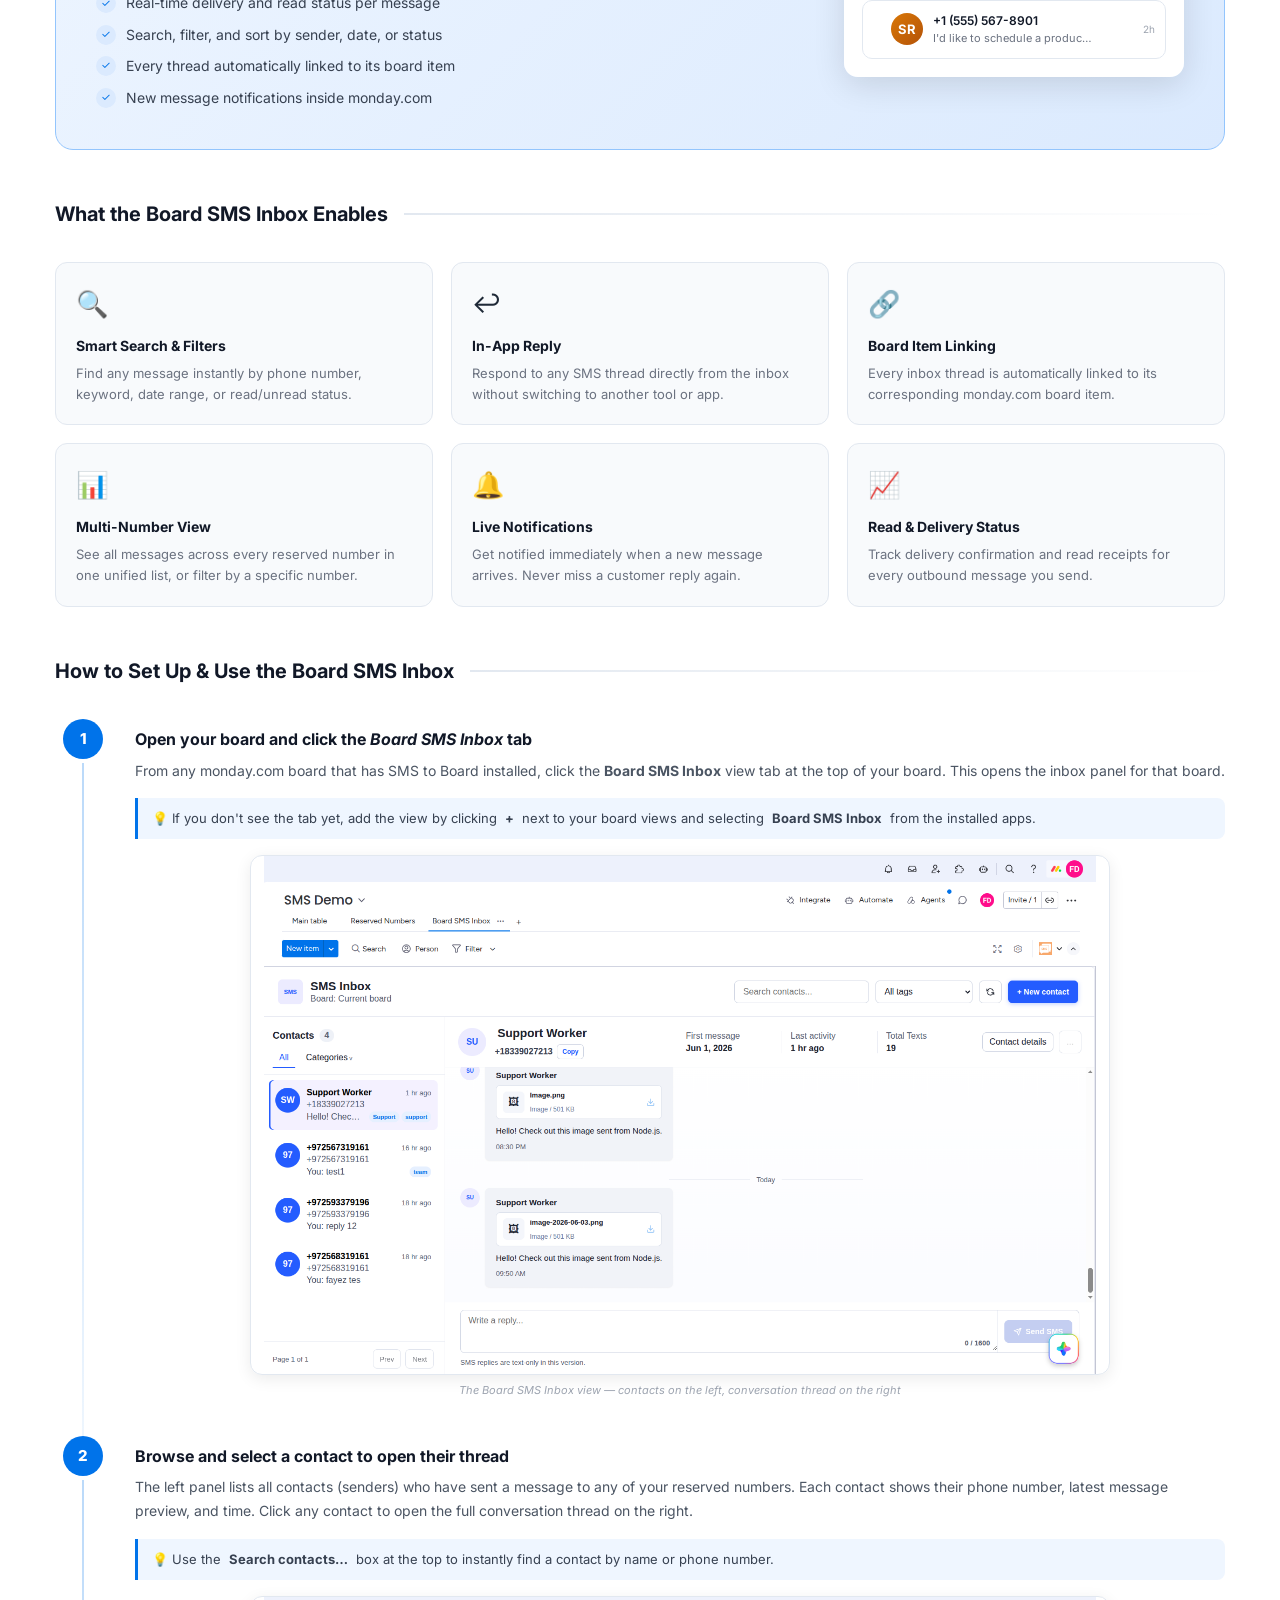
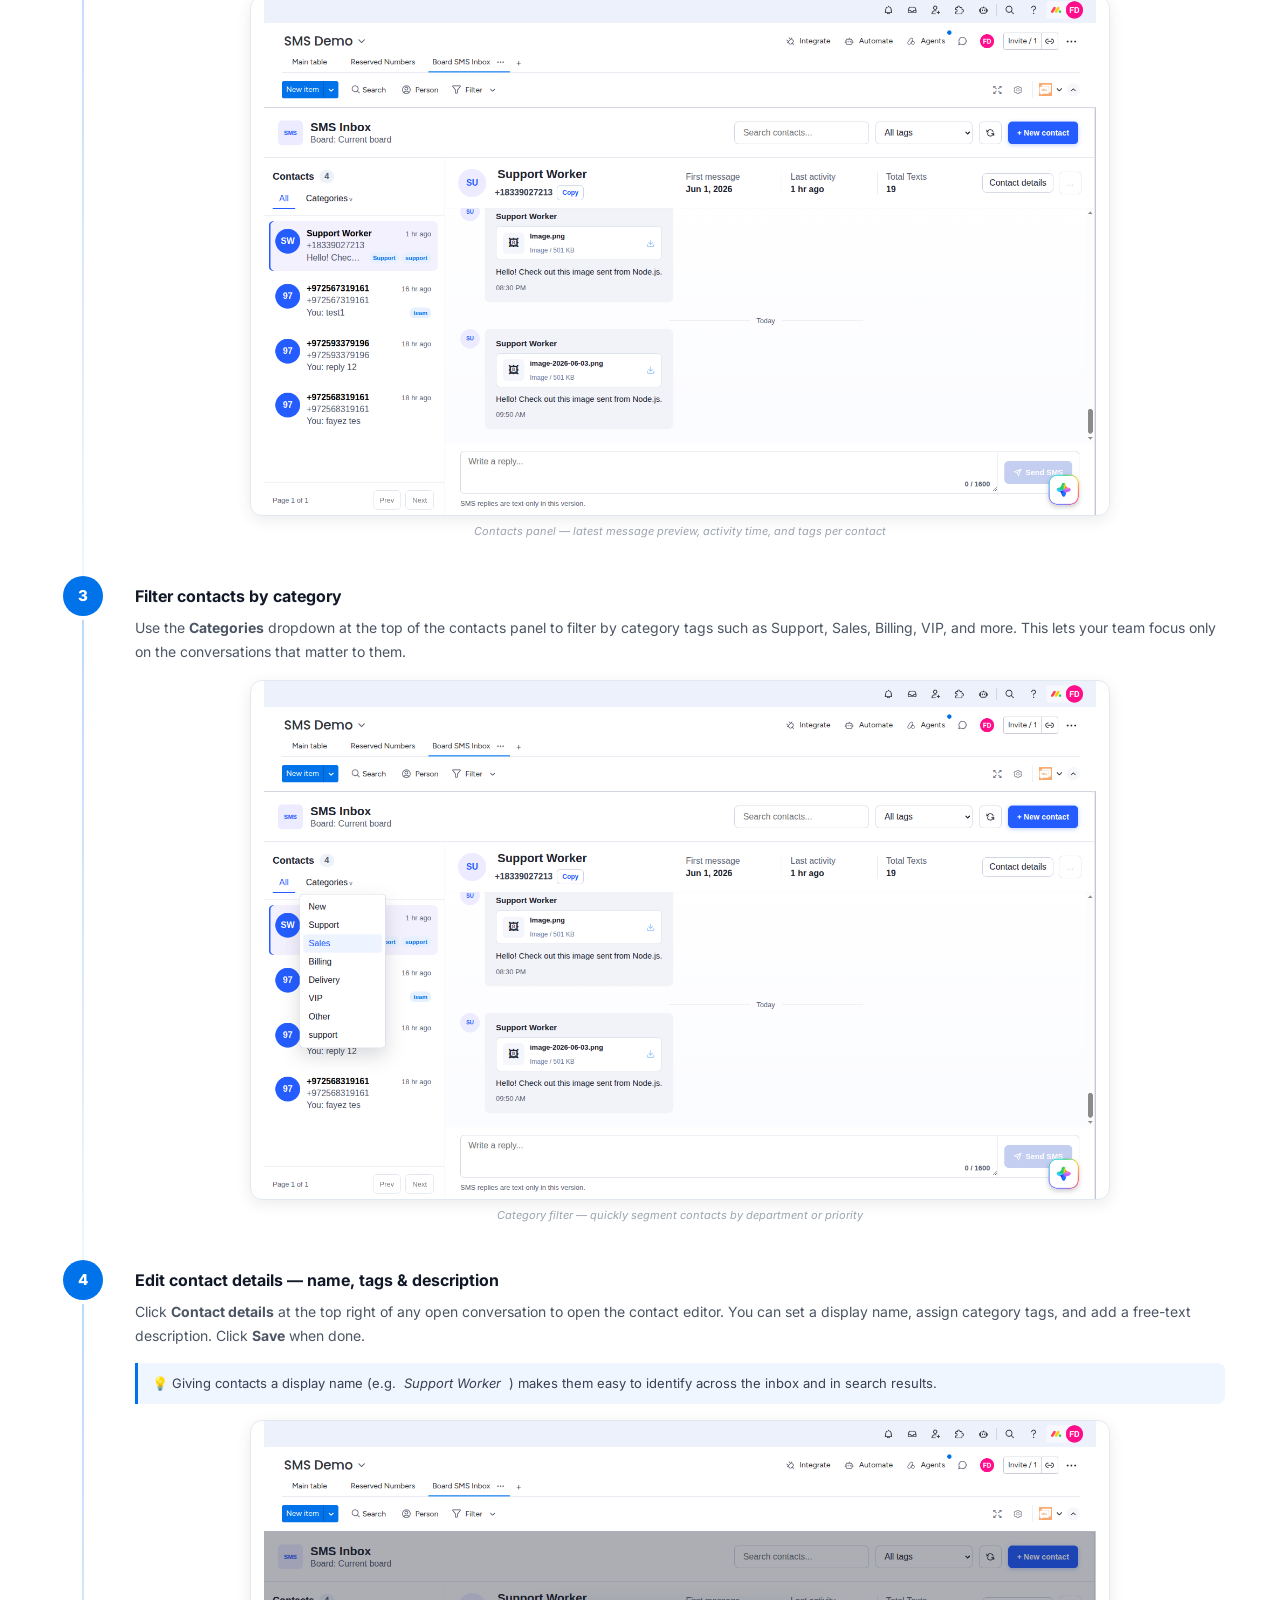
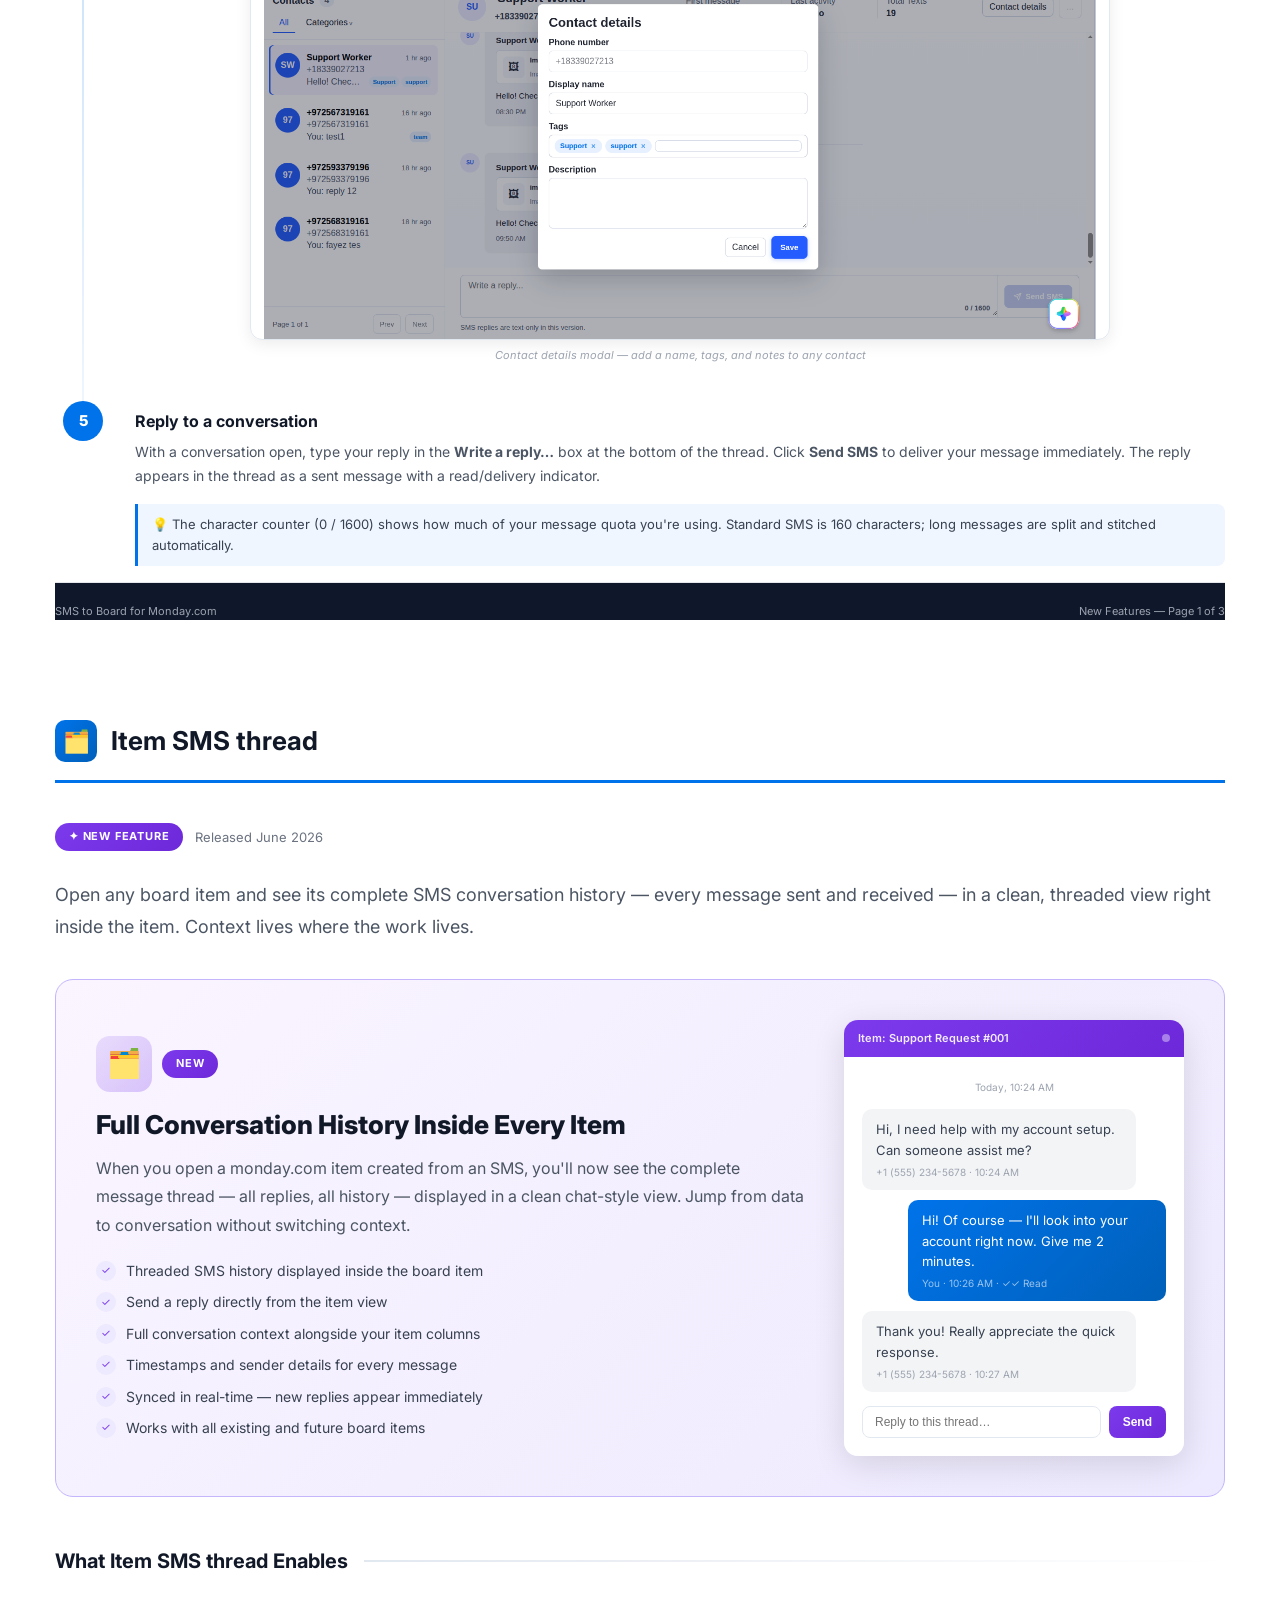
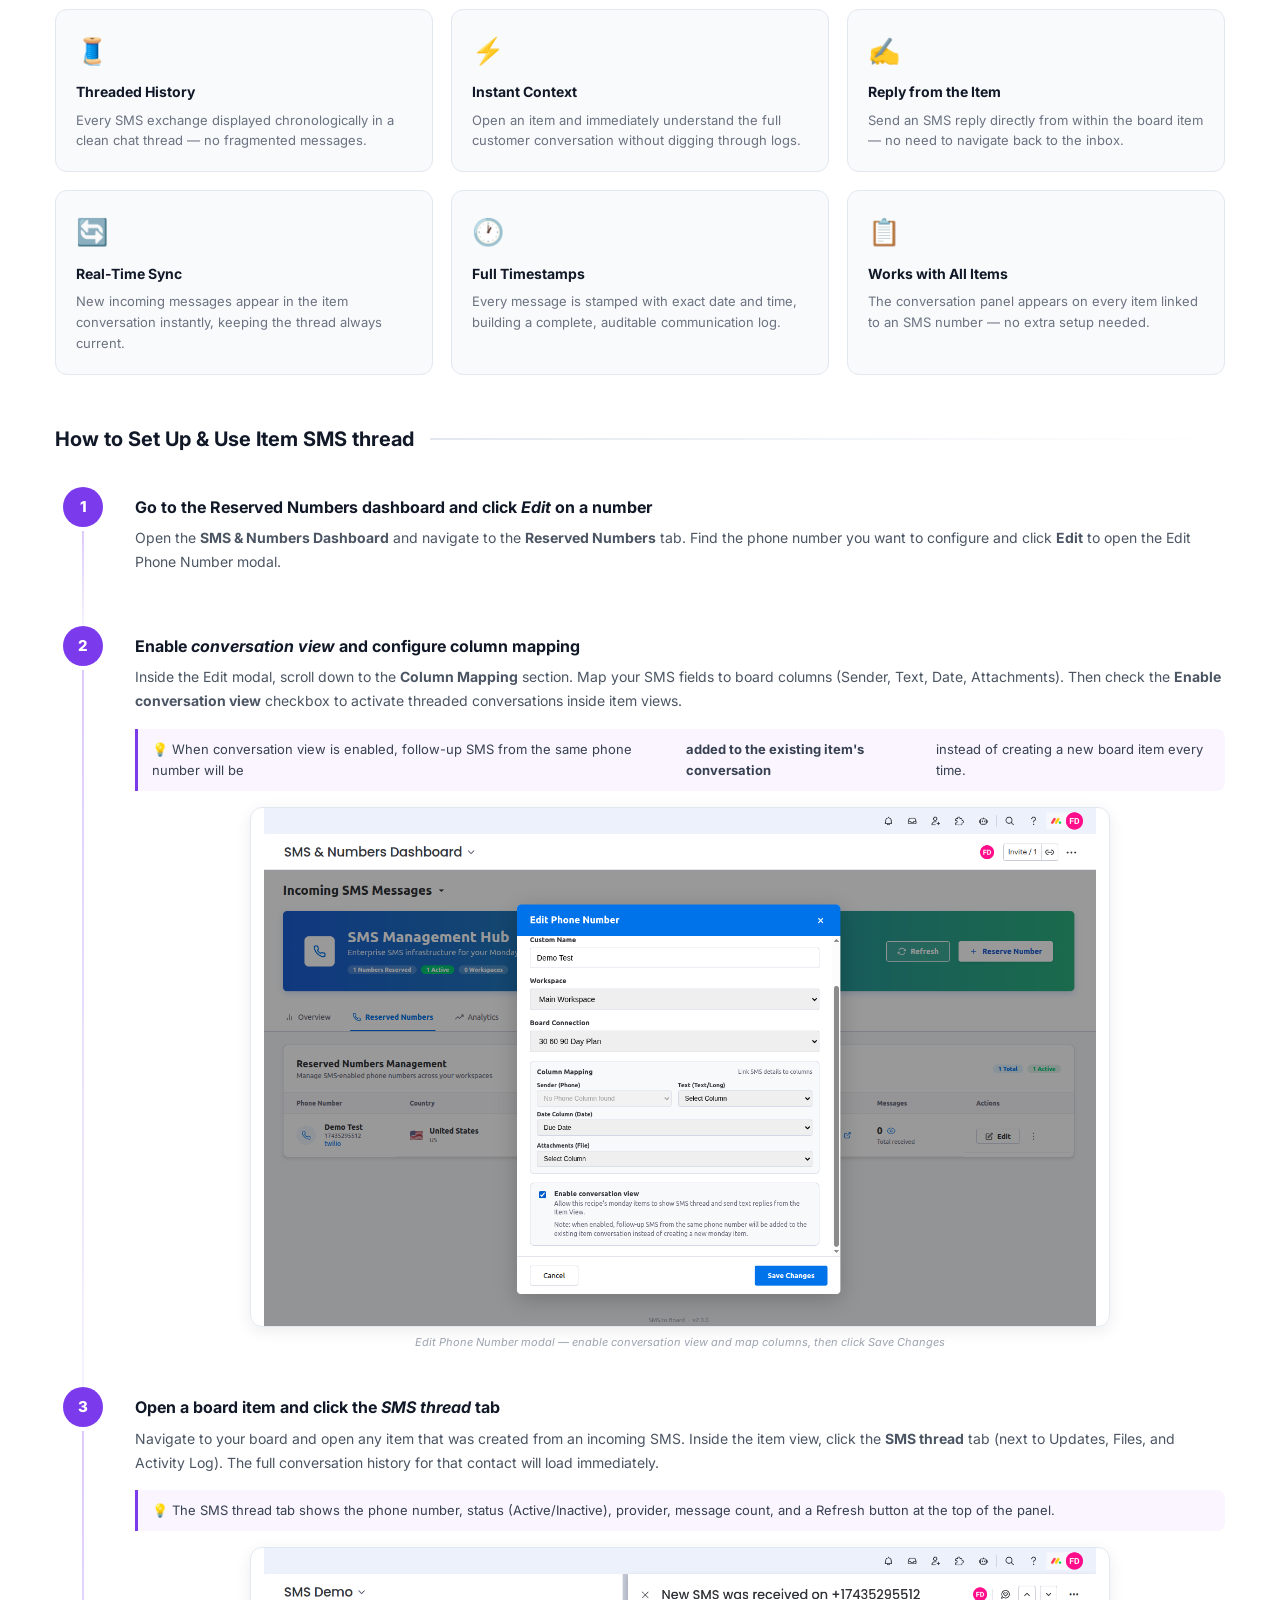
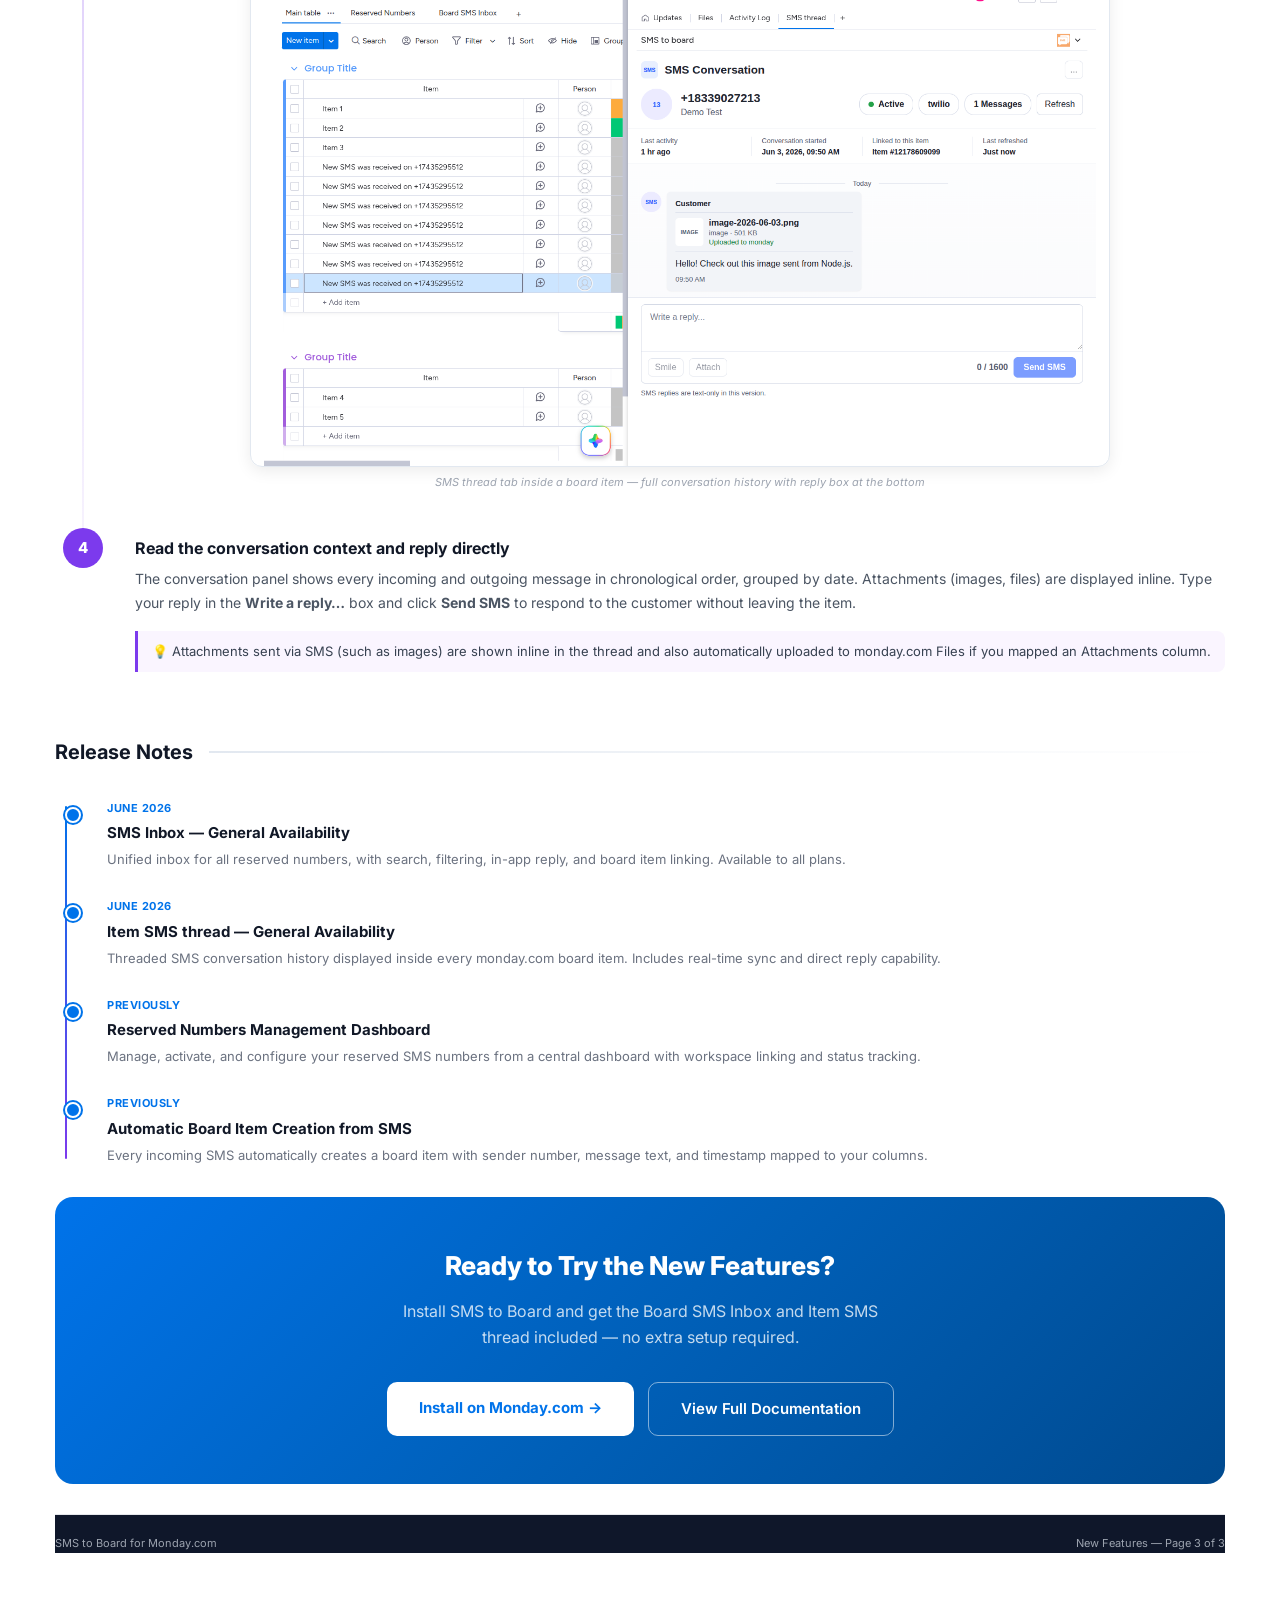
<file: sms-to-board/features/index.html>
<!DOCTYPE html>
<html lang="en">

<head>
    <meta charset="UTF-8">
    <meta name="viewport" content="width=device-width, initial-scale=1.0">
    <title>What's New – SMS to Board Features | Board SMS Inbox & Item SMS thread</title>
    <meta name="description" content="Discover the latest features in SMS to Board for Monday.com — the Board SMS Inbox and Item SMS thread that bring your SMS communication fully inside your workflow.">
    <link rel="stylesheet" href="../../css/styles.css">
    <style>
        html { scroll-behavior: smooth; }

        /* ── New-feature hero badge ── */
        .new-badge {
            display: inline-flex;
            align-items: center;
            gap: 6px;
            background: linear-gradient(135deg, #0073ea, #0060b9);
            color: #fff;
            font-size: 11px;
            font-weight: 700;
            letter-spacing: 0.8px;
            text-transform: uppercase;
            padding: 5px 14px;
            border-radius: 999px;
        }

        /* ── Section divider ── */
        .section-divider {
            display: flex;
            align-items: center;
            gap: 16px;
            margin: 48px 0 32px;
        }
        .section-divider h3 {
            font-size: 20px;
            font-weight: 700;
            color: #111827;
            white-space: nowrap;
        }
        .section-divider::after {
            content: '';
            flex: 1;
            height: 2px;
            background: linear-gradient(to right, #e2e8f0, transparent);
        }

        /* ── Feature hero cards (large) ── */
        .feature-hero {
            border-radius: 18px;
            padding: 40px;
            margin-bottom: 32px;
            position: relative;
            overflow: hidden;
        }
        .feature-hero--blue {
            background: linear-gradient(135deg, #eff6ff 0%, #dbeafe 100%);
            border: 1.5px solid #93c5fd;
        }
        .feature-hero--purple {
            background: linear-gradient(135deg, #faf5ff 0%, #ede9fe 100%);
            border: 1.5px solid #c4b5fd;
        }
        .feature-hero-inner {
            display: grid;
            grid-template-columns: 1fr 340px;
            gap: 40px;
            align-items: center;
        }
        .feature-hero-label {
            display: flex;
            align-items: center;
            gap: 10px;
            margin-bottom: 16px;
        }
        .feature-hero-icon {
            width: 56px;
            height: 56px;
            border-radius: 14px;
            display: flex;
            align-items: center;
            justify-content: center;
            font-size: 28px;
        }
        .feature-hero-icon--blue  { background: linear-gradient(135deg, #0073ea22, #0073ea44); }
        .feature-hero-icon--purple { background: linear-gradient(135deg, #7c3aed22, #7c3aed44); }
        .feature-hero h3 {
            font-size: 26px;
            font-weight: 800;
            color: #111827;
            margin-bottom: 12px;
            line-height: 1.3;
        }
        .feature-hero p {
            font-size: 16px;
            color: #4b5563;
            line-height: 1.8;
            margin-bottom: 20px;
        }
        .feature-hero-bullets {
            list-style: none;
            padding: 0;
            margin: 0;
            display: flex;
            flex-direction: column;
            gap: 9px;
        }
        .feature-hero-bullets li {
            display: flex;
            align-items: flex-start;
            gap: 10px;
            font-size: 14px;
            color: #374151;
        }
        .feature-hero-bullets li span.bullet-icon {
            flex-shrink: 0;
            width: 20px;
            height: 20px;
            border-radius: 50%;
            display: flex;
            align-items: center;
            justify-content: center;
            font-size: 11px;
            margin-top: 1px;
        }
        .bullet-icon--blue   { background: #dbeafe; color: #0073ea; }
        .bullet-icon--purple { background: #ede9fe; color: #7c3aed; }

        /* ── Screen mockup card ── */
        .mockup-card {
            border-radius: 14px;
            overflow: hidden;
            box-shadow: 0 8px 32px rgba(0,0,0,0.12);
        }
        .mockup-card-bar {
            display: flex;
            align-items: center;
            gap: 6px;
            padding: 10px 14px;
        }
        .mockup-card-bar--blue   { background: linear-gradient(135deg, #0073ea, #0060b9); }
        .mockup-card-bar--purple { background: linear-gradient(135deg, #7c3aed, #6d28d9); }
        .mockup-card-bar span {
            font-size: 11px;
            color: rgba(255,255,255,0.9);
            font-weight: 600;
        }
        .mockup-card-dot {
            width: 8px; height: 8px;
            border-radius: 50%;
            background: rgba(255,255,255,0.4);
            margin-left: auto;
        }
        .mockup-card-body {
            padding: 18px;
            background: #fff;
            display: flex;
            flex-direction: column;
            gap: 10px;
        }
        .mockup-msg {
            border-radius: 10px;
            padding: 10px 14px;
            font-size: 13px;
        }
        .mockup-msg--in {
            background: #f3f4f6;
            color: #374151;
            align-self: flex-start;
            max-width: 90%;
        }
        .mockup-msg--out {
            background: linear-gradient(135deg, #0073ea, #0060b9);
            color: #fff;
            align-self: flex-end;
            max-width: 85%;
        }
        .mockup-msg-meta {
            font-size: 10px;
            color: #9ca3af;
            margin-top: 3px;
        }
        .mockup-inbox-row {
            display: flex;
            align-items: center;
            gap: 10px;
            padding: 10px;
            border-radius: 10px;
            border: 1px solid #e2e8f0;
            font-size: 13px;
        }
        .mockup-inbox-avatar {
            width: 32px;
            height: 32px;
            border-radius: 50%;
            background: linear-gradient(135deg, #0073ea, #0060b9);
            color: #fff;
            font-size: 13px;
            font-weight: 700;
            display: flex;
            align-items: center;
            justify-content: center;
            flex-shrink: 0;
        }
        .mockup-inbox-name  { font-weight: 600; color: #111827; font-size: 12px; }
        .mockup-inbox-preview { color: #6b7280; font-size: 11px; white-space: nowrap; overflow: hidden; text-overflow: ellipsis; max-width: 160px; }
        .mockup-inbox-time  { margin-left: auto; font-size: 10px; color: #9ca3af; flex-shrink: 0; }
        .mockup-unread {
            width: 8px; height: 8px;
            border-radius: 50%;
            background: #0073ea;
            flex-shrink: 0;
        }

        /* ── Capability cards grid ── */
        .cap-grid {
            display: grid;
            grid-template-columns: repeat(3, 1fr);
            gap: 18px;
            margin: 24px 0;
        }
        .cap-card {
            border: 1px solid #e2e8f0;
            border-radius: 12px;
            padding: 20px;
            background: #f8fafc;
        }
        .cap-card-icon {
            font-size: 26px;
            margin-bottom: 10px;
        }
        .cap-card h4 {
            font-size: 14px;
            font-weight: 700;
            color: #111827;
            margin-bottom: 6px;
        }
        .cap-card p {
            font-size: 13px;
            color: #6b7280;
            line-height: 1.6;
            margin: 0;
        }

        /* ── Timeline / changelog ── */
        .changelog {
            display: flex;
            flex-direction: column;
            gap: 0;
            position: relative;
            padding-left: 32px;
        }
        .changelog::before {
            content: '';
            position: absolute;
            left: 10px;
            top: 6px;
            bottom: 6px;
            width: 2px;
            background: linear-gradient(to bottom, #0073ea, #7c3aed);
            border-radius: 2px;
        }
        .changelog-item {
            position: relative;
            padding: 0 0 28px 20px;
        }
        .changelog-item:last-child { padding-bottom: 0; }
        .changelog-item::before {
            content: '';
            position: absolute;
            left: -22px;
            top: 7px;
            width: 12px;
            height: 12px;
            border-radius: 50%;
            background: #0073ea;
            border: 2px solid #fff;
            box-shadow: 0 0 0 2px #0073ea;
        }
        .changelog-date {
            font-size: 11px;
            font-weight: 700;
            letter-spacing: 0.5px;
            text-transform: uppercase;
            color: #0073ea;
            margin-bottom: 4px;
        }
        .changelog-title {
            font-size: 15px;
            font-weight: 700;
            color: #111827;
            margin-bottom: 4px;
        }
        .changelog-desc {
            font-size: 13px;
            color: #6b7280;
            line-height: 1.6;
        }

        /* ── CTA section ── */
        .cta-section {
            background: linear-gradient(135deg, #0073ea 0%, #0060b9 50%, #004a8f 100%);
            border-radius: 18px;
            padding: 48px 40px;
            text-align: center;
            color: #fff;
            margin-top: 32px;
        }
        .cta-section h3 {
            font-size: 26px;
            font-weight: 800;
            color: #fff;
            margin-bottom: 12px;
        }
        .cta-section p {
            font-size: 16px;
            color: rgba(255,255,255,0.85);
            margin-bottom: 32px;
            max-width: 480px;
            margin-left: auto;
            margin-right: auto;
        }
        .cta-buttons {
            display: flex;
            justify-content: center;
            gap: 14px;
            flex-wrap: wrap;
        }
        .btn-cta-primary {
            display: inline-block;
            background: #fff;
            color: #0073ea;
            font-size: 15px;
            font-weight: 700;
            padding: 14px 32px;
            border-radius: 10px;
            text-decoration: none;
            transition: transform 0.15s, box-shadow 0.15s;
        }
        .btn-cta-primary:hover {
            transform: translateY(-2px);
            box-shadow: 0 8px 24px rgba(0,0,0,0.15);
        }
        .btn-cta-outline {
            display: inline-block;
            background: transparent;
            color: #fff;
            font-size: 15px;
            font-weight: 600;
            padding: 14px 32px;
            border-radius: 10px;
            text-decoration: none;
            border: 1.5px solid rgba(255,255,255,0.5);
            transition: border-color 0.15s, background 0.15s;
        }
        .btn-cta-outline:hover {
            border-color: #fff;
            background: rgba(255,255,255,0.08);
        }

        /* ── Setup steps ── */
        .setup-steps {
            display: flex;
            flex-direction: column;
            gap: 0;
            margin: 8px 0 0;
        }
        .setup-step {
            display: grid;
            grid-template-columns: 56px 1fr;
            gap: 0 24px;
            align-items: stretch;
            position: relative;
        }
        .setup-step-num-col {
            display: flex;
            flex-direction: column;
            align-items: center;
        }
        .setup-step-num {
            width: 40px;
            height: 40px;
            border-radius: 50%;
            display: flex;
            align-items: center;
            justify-content: center;
            font-size: 15px;
            font-weight: 800;
            flex-shrink: 0;
            z-index: 1;
        }
        .setup-step-num--blue   { background: #0073ea; color: #fff; }
        .setup-step-num--purple { background: #7c3aed; color: #fff; }
        .setup-step-line {
            width: 2px;
            flex: 1;
            min-height: 24px;
            margin-top: 4px;
        }
        .setup-step-line--blue   { background: linear-gradient(to bottom, #0073ea44, #0073ea11); }
        .setup-step-line--purple { background: linear-gradient(to bottom, #7c3aed44, #7c3aed11); }
        .setup-step:last-child .setup-step-line { display: none; }
        .setup-step-body {
            padding-bottom: 36px;
        }
        .setup-step:last-child .setup-step-body { padding-bottom: 0; }
        .setup-step-title {
            font-size: 16px;
            font-weight: 700;
            color: #111827;
            margin: 8px 0 6px;
        }
        .setup-step-desc {
            font-size: 14px;
            color: #4b5563;
            line-height: 1.7;
            margin: 0 0 16px;
        }
        .setup-step-tip {
            display: flex;
            align-items: flex-start;
            gap: 8px;
            background: #eff6ff;
            border-left: 3px solid #0073ea;
            border-radius: 0 8px 8px 0;
            padding: 10px 14px;
            font-size: 13px;
            color: #374151;
            margin-bottom: 16px;
        }
        .setup-step-tip--purple {
            background: #faf5ff;
            border-left-color: #7c3aed;
        }
        .setup-step-img {
            width: 100%;
            max-width: 860px;
            height: auto;
            max-height: 520px;
            object-fit: contain;
            border-radius: 12px;
            border: 1px solid #e2e8f0;
            box-shadow: 0 4px 16px rgba(0,0,0,0.08);
            display: block;
            margin: 0 auto;
        }
        .setup-step-img-caption {
            font-size: 11px;
            color: #9ca3af;
            text-align: center;
            margin-top: 7px;
            font-style: italic;
        }

        @media (max-width: 900px) {
            .feature-hero-inner { grid-template-columns: 1fr; }
            .cap-grid { grid-template-columns: 1fr 1fr; }
        }
        @media (max-width: 600px) {
            .cap-grid { grid-template-columns: 1fr; }
            .cta-buttons { flex-direction: column; align-items: center; }
        }
    </style>
</head>

<body>

    <!-- STICKY NAVIGATION HEADER -->
    <header class="header" id="main-nav">
        <a href="../../" class="logo">📱 SMS to Board</a>
        <nav class="nav-links">
            <a href="../">Overview</a>
            <a href="../#features">Features</a>
            <a href="../#demo-video">Demo</a>
            <a href="../#getting-started">Get Started</a>
            <a href="../#pricing">Pricing</a>
            <a href="https://auth.monday.com/oauth2/authorize?client_id=f4a7f98a116df2e235b9e208f9df3a07&response_type=install"
                target="_blank" class="cta-nav">Install →</a>
        </nav>
    </header>

    <!-- COVER PAGE -->
    <div class="cover-page">
        <div class="cover-badge">✨ Latest Release — June 2026</div>
        <div class="cover-icon">🚀</div>
        <h1 class="cover-title">What's New</h1>
        <p class="cover-subtitle">Two powerful new features that bring your SMS conversations fully inside monday.com — so your team can manage every message without leaving their workspace.</p>
        <div style="display:flex;gap:14px;margin-top:16px;justify-content:center;flex-wrap:wrap;">
            <a href="#sms-inbox" style="background:rgba(255,255,255,0.15);color:#fff;padding:11px 24px;border-radius:8px;font-weight:600;text-decoration:none;border:1px solid rgba(255,255,255,0.25);backdrop-filter:blur(8px);">💬 Board SMS Inbox</a>
            <a href="#item-view" style="background:rgba(255,255,255,0.15);color:#fff;padding:11px 24px;border-radius:8px;font-weight:600;text-decoration:none;border:1px solid rgba(255,255,255,0.25);backdrop-filter:blur(8px);">🗂️ Item SMS thread</a>
        </div>
    </div>

    <!-- PAGE 1: SMS INBOX -->
    <div class="page" id="sms-inbox">
        <div class="page-header">
            <div class="page-header-icon">💬</div>
            <h2>Board SMS Inbox</h2>
        </div>

        <div style="display:flex;align-items:center;gap:12px;margin-bottom:28px;">
            <span class="new-badge">✦ New Feature</span>
            <span style="font-size:13px;color:#6b7280;">Released June 2026</span>
        </div>

        <p class="intro-text">
            The Board SMS Inbox gives your team a single, organised view of every incoming and outgoing SMS message across all your reserved numbers — directly inside monday.com. No switching tabs, no missed messages.
        </p>

        <!-- Feature hero card -->
        <div class="feature-hero feature-hero--blue">
            <div class="feature-hero-inner">
                <div>
                    <div class="feature-hero-label">
                        <div class="feature-hero-icon feature-hero-icon--blue">💬</div>
                        <span class="new-badge">New</span>
                    </div>
                    <h3>One Inbox for All Your SMS Numbers</h3>
                    <p>Every SMS thread — across every reserved phone number — is consolidated into a single, searchable inbox. Assign threads to team members, filter by status, and reply without ever leaving monday.com.</p>
                    <ul class="feature-hero-bullets">
                        <li>
                            <span class="bullet-icon bullet-icon--blue">✓</span>
                            Unified inbox for all reserved numbers in your workspace
                        </li>
                        <li>
                            <span class="bullet-icon bullet-icon--blue">✓</span>
                            Reply directly to any SMS thread from the inbox
                        </li>
                        <li>
                            <span class="bullet-icon bullet-icon--blue">✓</span>
                            Real-time delivery and read status per message
                        </li>
                        <li>
                            <span class="bullet-icon bullet-icon--blue">✓</span>
                            Search, filter, and sort by sender, date, or status
                        </li>
                        <li>
                            <span class="bullet-icon bullet-icon--blue">✓</span>
                            Every thread automatically linked to its board item
                        </li>
                        <li>
                            <span class="bullet-icon bullet-icon--blue">✓</span>
                            New message notifications inside monday.com
                        </li>
                    </ul>
                </div>

                <!-- Inbox mockup -->
                <div class="mockup-card">
                    <div class="mockup-card-bar mockup-card-bar--blue">
                        <span>Board SMS Inbox</span>
                        <div class="mockup-card-dot"></div>
                    </div>
                    <div class="mockup-card-body">
                        <div class="mockup-inbox-row" style="background:#eff6ff;border-color:#93c5fd;">
                            <div class="mockup-unread"></div>
                            <div class="mockup-inbox-avatar">JD</div>
                            <div style="min-width:0;">
                                <div class="mockup-inbox-name">+1 (555) 234-5678</div>
                                <div class="mockup-inbox-preview">Hi, I need help with my account…</div>
                            </div>
                            <div class="mockup-inbox-time">2m</div>
                        </div>
                        <div class="mockup-inbox-row">
                            <div style="width:8px;height:8px;flex-shrink:0;"></div>
                            <div class="mockup-inbox-avatar" style="background:linear-gradient(135deg,#7c3aed,#6d28d9);">MK</div>
                            <div style="min-width:0;">
                                <div class="mockup-inbox-name">+1 (555) 345-6789</div>
                                <div class="mockup-inbox-preview">Thank you for the quick response!</div>
                            </div>
                            <div class="mockup-inbox-time">15m</div>
                        </div>
                        <div class="mockup-inbox-row">
                            <div style="width:8px;height:8px;flex-shrink:0;"></div>
                            <div class="mockup-inbox-avatar" style="background:linear-gradient(135deg,#059669,#047857);">AL</div>
                            <div style="min-width:0;">
                                <div class="mockup-inbox-name">+44 20 9876 5432</div>
                                <div class="mockup-inbox-preview">When will maintenance finish?</div>
                            </div>
                            <div class="mockup-inbox-time">1h</div>
                        </div>
                        <div class="mockup-inbox-row">
                            <div style="width:8px;height:8px;flex-shrink:0;"></div>
                            <div class="mockup-inbox-avatar" style="background:linear-gradient(135deg,#d97706,#b45309);">SR</div>
                            <div style="min-width:0;">
                                <div class="mockup-inbox-name">+1 (555) 567-8901</div>
                                <div class="mockup-inbox-preview">I'd like to schedule a product demo</div>
                            </div>
                            <div class="mockup-inbox-time">2h</div>
                        </div>
                    </div>
                </div>
            </div>
        </div>

        <!-- Capability cards -->
        <div class="section-divider">
            <h3>What the Board SMS Inbox Enables</h3>
        </div>

        <div class="cap-grid">
            <div class="cap-card">
                <div class="cap-card-icon">🔍</div>
                <h4>Smart Search & Filters</h4>
                <p>Find any message instantly by phone number, keyword, date range, or read/unread status.</p>
            </div>
            <div class="cap-card">
                <div class="cap-card-icon">↩️</div>
                <h4>In-App Reply</h4>
                <p>Respond to any SMS thread directly from the inbox without switching to another tool or app.</p>
            </div>
            <div class="cap-card">
                <div class="cap-card-icon">🔗</div>
                <h4>Board Item Linking</h4>
                <p>Every inbox thread is automatically linked to its corresponding monday.com board item.</p>
            </div>
            <div class="cap-card">
                <div class="cap-card-icon">📊</div>
                <h4>Multi-Number View</h4>
                <p>See all messages across every reserved number in one unified list, or filter by a specific number.</p>
            </div>
            <div class="cap-card">
                <div class="cap-card-icon">🔔</div>
                <h4>Live Notifications</h4>
                <p>Get notified immediately when a new message arrives. Never miss a customer reply again.</p>
            </div>
            <div class="cap-card">
                <div class="cap-card-icon">📈</div>
                <h4>Read & Delivery Status</h4>
                <p>Track delivery confirmation and read receipts for every outbound message you send.</p>
            </div>
        </div>

        <!-- Setup steps: SMS Inbox -->
        <div class="section-divider">
            <h3>How to Set Up &amp; Use the Board SMS Inbox</h3>
        </div>

        <div class="setup-steps">

            <!-- Step 1 -->
            <div class="setup-step">
                <div class="setup-step-num-col">
                    <div class="setup-step-num setup-step-num--blue">1</div>
                    <div class="setup-step-line setup-step-line--blue"></div>
                </div>
                <div class="setup-step-body">
                    <div class="setup-step-title">Open your board and click the <em>Board SMS Inbox</em> tab</div>
                    <p class="setup-step-desc">From any monday.com board that has SMS to Board installed, click the <strong>Board SMS Inbox</strong> view tab at the top of your board. This opens the inbox panel for that board.</p>
                    <div class="setup-step-tip">💡 If you don't see the tab yet, add the view by clicking <strong>+</strong> next to your board views and selecting <strong>Board SMS Inbox</strong> from the installed apps.</div>
                    <figure style="margin:0;">
                        <img src="../../img/image-1780474800860.png" alt="Board SMS Inbox tab and main inbox view showing contacts list and conversation" class="setup-step-img" />
                        <figcaption class="setup-step-img-caption">The Board SMS Inbox view — contacts on the left, conversation thread on the right</figcaption>
                    </figure>
                </div>
            </div>

            <!-- Step 2 -->
            <div class="setup-step">
                <div class="setup-step-num-col">
                    <div class="setup-step-num setup-step-num--blue">2</div>
                    <div class="setup-step-line setup-step-line--blue"></div>
                </div>
                <div class="setup-step-body">
                    <div class="setup-step-title">Browse and select a contact to open their thread</div>
                    <p class="setup-step-desc">The left panel lists all contacts (senders) who have sent a message to any of your reserved numbers. Each contact shows their phone number, latest message preview, and time. Click any contact to open the full conversation thread on the right.</p>
                    <div class="setup-step-tip">💡 Use the <strong>Search contacts…</strong> box at the top to instantly find a contact by name or phone number.</div>
                    <figure style="margin:0;">
                        <img src="../../img/image-1780474800860.png" alt="Contacts sidebar showing multiple contacts with message previews and timestamps" class="setup-step-img" />
                        <figcaption class="setup-step-img-caption">Contacts panel — latest message preview, activity time, and tags per contact</figcaption>
                    </figure>
                </div>
            </div>

            <!-- Step 3 -->
            <div class="setup-step">
                <div class="setup-step-num-col">
                    <div class="setup-step-num setup-step-num--blue">3</div>
                    <div class="setup-step-line setup-step-line--blue"></div>
                </div>
                <div class="setup-step-body">
                    <div class="setup-step-title">Filter contacts by category</div>
                    <p class="setup-step-desc">Use the <strong>Categories</strong> dropdown at the top of the contacts panel to filter by category tags such as Support, Sales, Billing, VIP, and more. This lets your team focus only on the conversations that matter to them.</p>
                    <figure style="margin:0;">
                        <img src="../../img/image-1780474821470.png" alt="Categories dropdown filter showing options: New, Support, Sales, Billing, Delivery, VIP, Other" class="setup-step-img" />
                        <figcaption class="setup-step-img-caption">Category filter — quickly segment contacts by department or priority</figcaption>
                    </figure>
                </div>
            </div>

            <!-- Step 4 -->
            <div class="setup-step">
                <div class="setup-step-num-col">
                    <div class="setup-step-num setup-step-num--blue">4</div>
                    <div class="setup-step-line setup-step-line--blue"></div>
                </div>
                <div class="setup-step-body">
                    <div class="setup-step-title">Edit contact details — name, tags &amp; description</div>
                    <p class="setup-step-desc">Click <strong>Contact details</strong> at the top right of any open conversation to open the contact editor. You can set a display name, assign category tags, and add a free-text description. Click <strong>Save</strong> when done.</p>
                    <div class="setup-step-tip">💡 Giving contacts a display name (e.g. <em>Support Worker</em>) makes them easy to identify across the inbox and in search results.</div>
                    <figure style="margin:0;">
                        <img src="../../img/image-1780474812688.png" alt="Contact details modal with fields for phone number, display name, tags, and description" class="setup-step-img" />
                        <figcaption class="setup-step-img-caption">Contact details modal — add a name, tags, and notes to any contact</figcaption>
                    </figure>
                </div>
            </div>

            <!-- Step 5 -->
            <div class="setup-step">
                <div class="setup-step-num-col">
                    <div class="setup-step-num setup-step-num--blue">5</div>
                    <div class="setup-step-line setup-step-line--blue"></div>
                </div>
                <div class="setup-step-body">
                    <div class="setup-step-title">Reply to a conversation</div>
                    <p class="setup-step-desc">With a conversation open, type your reply in the <strong>Write a reply…</strong> box at the bottom of the thread. Click <strong>Send SMS</strong> to deliver your message immediately. The reply appears in the thread as a sent message with a read/delivery indicator.</p>
                    <div class="setup-step-tip">💡 The character counter (0 / 1600) shows how much of your message quota you're using. Standard SMS is 160 characters; long messages are split and stitched automatically.</div>
                </div>
            </div>

        </div>

        <div class="page-footer">
            <span>SMS to Board for Monday.com</span>
            <span>New Features — Page 1 of 3</span>
        </div>
    </div>

    <!-- PAGE 2: ITEM VIEW CONVERSATION -->
    <div class="page" id="item-view">
        <div class="page-header">
            <div class="page-header-icon">🗂️</div>
            <h2>Item SMS thread</h2>
        </div>

        <div style="display:flex;align-items:center;gap:12px;margin-bottom:28px;">
            <span class="new-badge" style="background:linear-gradient(135deg,#7c3aed,#6d28d9);">✦ New Feature</span>
            <span style="font-size:13px;color:#6b7280;">Released June 2026</span>
        </div>

        <p class="intro-text">
            Open any board item and see its complete SMS conversation history — every message sent and received — in a clean, threaded view right inside the item. Context lives where the work lives.
        </p>

        <!-- Feature hero card -->
        <div class="feature-hero feature-hero--purple">
            <div class="feature-hero-inner">
                <div>
                    <div class="feature-hero-label">
                        <div class="feature-hero-icon feature-hero-icon--purple">🗂️</div>
                        <span class="new-badge" style="background:linear-gradient(135deg,#7c3aed,#6d28d9);">New</span>
                    </div>
                    <h3>Full Conversation History Inside Every Item</h3>
                    <p>When you open a monday.com item created from an SMS, you'll now see the complete message thread — all replies, all history — displayed in a clean chat-style view. Jump from data to conversation without switching context.</p>
                    <ul class="feature-hero-bullets">
                        <li>
                            <span class="bullet-icon bullet-icon--purple">✓</span>
                            Threaded SMS history displayed inside the board item
                        </li>
                        <li>
                            <span class="bullet-icon bullet-icon--purple">✓</span>
                            Send a reply directly from the item view
                        </li>
                        <li>
                            <span class="bullet-icon bullet-icon--purple">✓</span>
                            Full conversation context alongside your item columns
                        </li>
                        <li>
                            <span class="bullet-icon bullet-icon--purple">✓</span>
                            Timestamps and sender details for every message
                        </li>
                        <li>
                            <span class="bullet-icon bullet-icon--purple">✓</span>
                            Synced in real-time — new replies appear immediately
                        </li>
                        <li>
                            <span class="bullet-icon bullet-icon--purple">✓</span>
                            Works with all existing and future board items
                        </li>
                    </ul>
                </div>

                <!-- Conversation mockup -->
                <div class="mockup-card">
                    <div class="mockup-card-bar mockup-card-bar--purple">
                        <span>Item: Support Request #001</span>
                        <div class="mockup-card-dot"></div>
                    </div>
                    <div class="mockup-card-body">
                        <div style="font-size:10px;color:#9ca3af;text-align:center;padding:4px 0;">Today, 10:24 AM</div>
                        <div class="mockup-msg mockup-msg--in">
                            Hi, I need help with my account setup. Can someone assist me?
                            <div class="mockup-msg-meta">+1 (555) 234-5678 · 10:24 AM</div>
                        </div>
                        <div class="mockup-msg mockup-msg--out">
                            Hi! Of course — I'll look into your account right now. Give me 2 minutes.
                            <div class="mockup-msg-meta" style="color:rgba(255,255,255,0.6);">You · 10:26 AM · ✓✓ Read</div>
                        </div>
                        <div class="mockup-msg mockup-msg--in">
                            Thank you! Really appreciate the quick response.
                            <div class="mockup-msg-meta">+1 (555) 234-5678 · 10:27 AM</div>
                        </div>
                        <div style="display:flex;gap:8px;margin-top:4px;">
                            <input style="flex:1;border:1px solid #e2e8f0;border-radius:8px;padding:8px 12px;font-size:12px;outline:none;" placeholder="Reply to this thread…" />
                            <button style="background:linear-gradient(135deg,#7c3aed,#6d28d9);color:#fff;border:0;border-radius:8px;padding:8px 14px;font-size:12px;font-weight:600;cursor:pointer;">Send</button>
                        </div>
                    </div>
                </div>
            </div>
        </div>

        <!-- Capability cards -->
        <div class="section-divider">
            <h3>What Item SMS thread Enables</h3>
        </div>

        <div class="cap-grid">
            <div class="cap-card">
                <div class="cap-card-icon">🧵</div>
                <h4>Threaded History</h4>
                <p>Every SMS exchange displayed chronologically in a clean chat thread — no fragmented messages.</p>
            </div>
            <div class="cap-card">
                <div class="cap-card-icon">⚡</div>
                <h4>Instant Context</h4>
                <p>Open an item and immediately understand the full customer conversation without digging through logs.</p>
            </div>
            <div class="cap-card">
                <div class="cap-card-icon">✍️</div>
                <h4>Reply from the Item</h4>
                <p>Send an SMS reply directly from within the board item — no need to navigate back to the inbox.</p>
            </div>
            <div class="cap-card">
                <div class="cap-card-icon">🔄</div>
                <h4>Real-Time Sync</h4>
                <p>New incoming messages appear in the item conversation instantly, keeping the thread always current.</p>
            </div>
            <div class="cap-card">
                <div class="cap-card-icon">🕐</div>
                <h4>Full Timestamps</h4>
                <p>Every message is stamped with exact date and time, building a complete, auditable communication log.</p>
            </div>
            <div class="cap-card">
                <div class="cap-card-icon">📋</div>
                <h4>Works with All Items</h4>
                <p>The conversation panel appears on every item linked to an SMS number — no extra setup needed.</p>
            </div>
        </div>

        <!-- Setup steps: Item SMS thread -->
        <div class="section-divider">
            <h3>How to Set Up &amp; Use Item SMS thread</h3>
        </div>

        <div class="setup-steps">

            <!-- Step 1 -->
            <div class="setup-step">
                <div class="setup-step-num-col">
                    <div class="setup-step-num setup-step-num--purple">1</div>
                    <div class="setup-step-line setup-step-line--purple"></div>
                </div>
                <div class="setup-step-body">
                    <div class="setup-step-title">Go to the Reserved Numbers dashboard and click <em>Edit</em> on a number</div>
                    <p class="setup-step-desc">Open the <strong>SMS &amp; Numbers Dashboard</strong> and navigate to the <strong>Reserved Numbers</strong> tab. Find the phone number you want to configure and click <strong>Edit</strong> to open the Edit Phone Number modal.</p>
                </div>
            </div>

            <!-- Step 2 -->
            <div class="setup-step">
                <div class="setup-step-num-col">
                    <div class="setup-step-num setup-step-num--purple">2</div>
                    <div class="setup-step-line setup-step-line--purple"></div>
                </div>
                <div class="setup-step-body">
                    <div class="setup-step-title">Enable <em>conversation view</em> and configure column mapping</div>
                    <p class="setup-step-desc">Inside the Edit modal, scroll down to the <strong>Column Mapping</strong> section. Map your SMS fields to board columns (Sender, Text, Date, Attachments). Then check the <strong>Enable conversation view</strong> checkbox to activate threaded conversations inside item views.</p>
                    <div class="setup-step-tip setup-step-tip--purple">💡 When conversation view is enabled, follow-up SMS from the same phone number will be <strong>added to the existing item's conversation</strong> instead of creating a new board item every time.</div>
                    <figure style="margin:0;">
                        <img src="../../img/image-1780474836545.png" alt="Edit Phone Number modal showing column mapping fields and Enable conversation view checkbox ticked" class="setup-step-img" />
                        <figcaption class="setup-step-img-caption">Edit Phone Number modal — enable conversation view and map columns, then click Save Changes</figcaption>
                    </figure>
                </div>
            </div>

            <!-- Step 3 -->
            <div class="setup-step">
                <div class="setup-step-num-col">
                    <div class="setup-step-num setup-step-num--purple">3</div>
                    <div class="setup-step-line setup-step-line--purple"></div>
                </div>
                <div class="setup-step-body">
                    <div class="setup-step-title">Open a board item and click the <em>SMS thread</em> tab</div>
                    <p class="setup-step-desc">Navigate to your board and open any item that was created from an incoming SMS. Inside the item view, click the <strong>SMS thread</strong> tab (next to Updates, Files, and Activity Log). The full conversation history for that contact will load immediately.</p>
                    <div class="setup-step-tip setup-step-tip--purple">💡 The SMS thread tab shows the phone number, status (Active/Inactive), provider, message count, and a Refresh button at the top of the panel.</div>
                    <figure style="margin:0;">
                        <img src="../../img/image-1780474786674.png" alt="Monday.com item view with SMS thread tab selected, showing conversation history and reply box" class="setup-step-img" />
                        <figcaption class="setup-step-img-caption">SMS thread tab inside a board item — full conversation history with reply box at the bottom</figcaption>
                    </figure>
                </div>
            </div>

            <!-- Step 4 -->
            <div class="setup-step">
                <div class="setup-step-num-col">
                    <div class="setup-step-num setup-step-num--purple">4</div>
                    <div class="setup-step-line setup-step-line--purple"></div>
                </div>
                <div class="setup-step-body">
                    <div class="setup-step-title">Read the conversation context and reply directly</div>
                    <p class="setup-step-desc">The conversation panel shows every incoming and outgoing message in chronological order, grouped by date. Attachments (images, files) are displayed inline. Type your reply in the <strong>Write a reply…</strong> box and click <strong>Send SMS</strong> to respond to the customer without leaving the item.</p>
                    <div class="setup-step-tip setup-step-tip--purple">💡 Attachments sent via SMS (such as images) are shown inline in the thread and also automatically uploaded to monday.com Files if you mapped an Attachments column.</div>
                </div>
            </div>

        </div>

        <!-- Changelog / release timeline -->
        <div class="section-divider">
            <h3>Release Notes</h3>
        </div>

        <div class="changelog">
            <div class="changelog-item">
                <div class="changelog-date">June 2026</div>
                <div class="changelog-title">SMS Inbox — General Availability</div>
                <div class="changelog-desc">Unified inbox for all reserved numbers, with search, filtering, in-app reply, and board item linking. Available to all plans.</div>
            </div>
            <div class="changelog-item">
                <div class="changelog-date">June 2026</div>
                <div class="changelog-title">Item SMS thread — General Availability</div>
                <div class="changelog-desc">Threaded SMS conversation history displayed inside every monday.com board item. Includes real-time sync and direct reply capability.</div>
            </div>
            <div class="changelog-item">
                <div class="changelog-date">Previously</div>
                <div class="changelog-title">Reserved Numbers Management Dashboard</div>
                <div class="changelog-desc">Manage, activate, and configure your reserved SMS numbers from a central dashboard with workspace linking and status tracking.</div>
            </div>
            <div class="changelog-item">
                <div class="changelog-date">Previously</div>
                <div class="changelog-title">Automatic Board Item Creation from SMS</div>
                <div class="changelog-desc">Every incoming SMS automatically creates a board item with sender number, message text, and timestamp mapped to your columns.</div>
            </div>
        </div>

        <!-- CTA -->
        <div class="cta-section">
            <h3>Ready to Try the New Features?</h3>
            <p>Install SMS to Board and get the Board SMS Inbox and Item SMS thread included — no extra setup required.</p>
            <div class="cta-buttons">
                <a href="https://auth.monday.com/oauth2/authorize?client_id=f4a7f98a116df2e235b9e208f9df3a07&response_type=install"
                    target="_blank" class="btn-cta-primary">Install on Monday.com →</a>
                <a href="../" class="btn-cta-outline">View Full Documentation</a>
            </div>
        </div>

        <div class="page-footer">
            <span>SMS to Board for Monday.com</span>
            <span>New Features — Page 3 of 3</span>
        </div>
    </div>

</body>
</html>
</file>
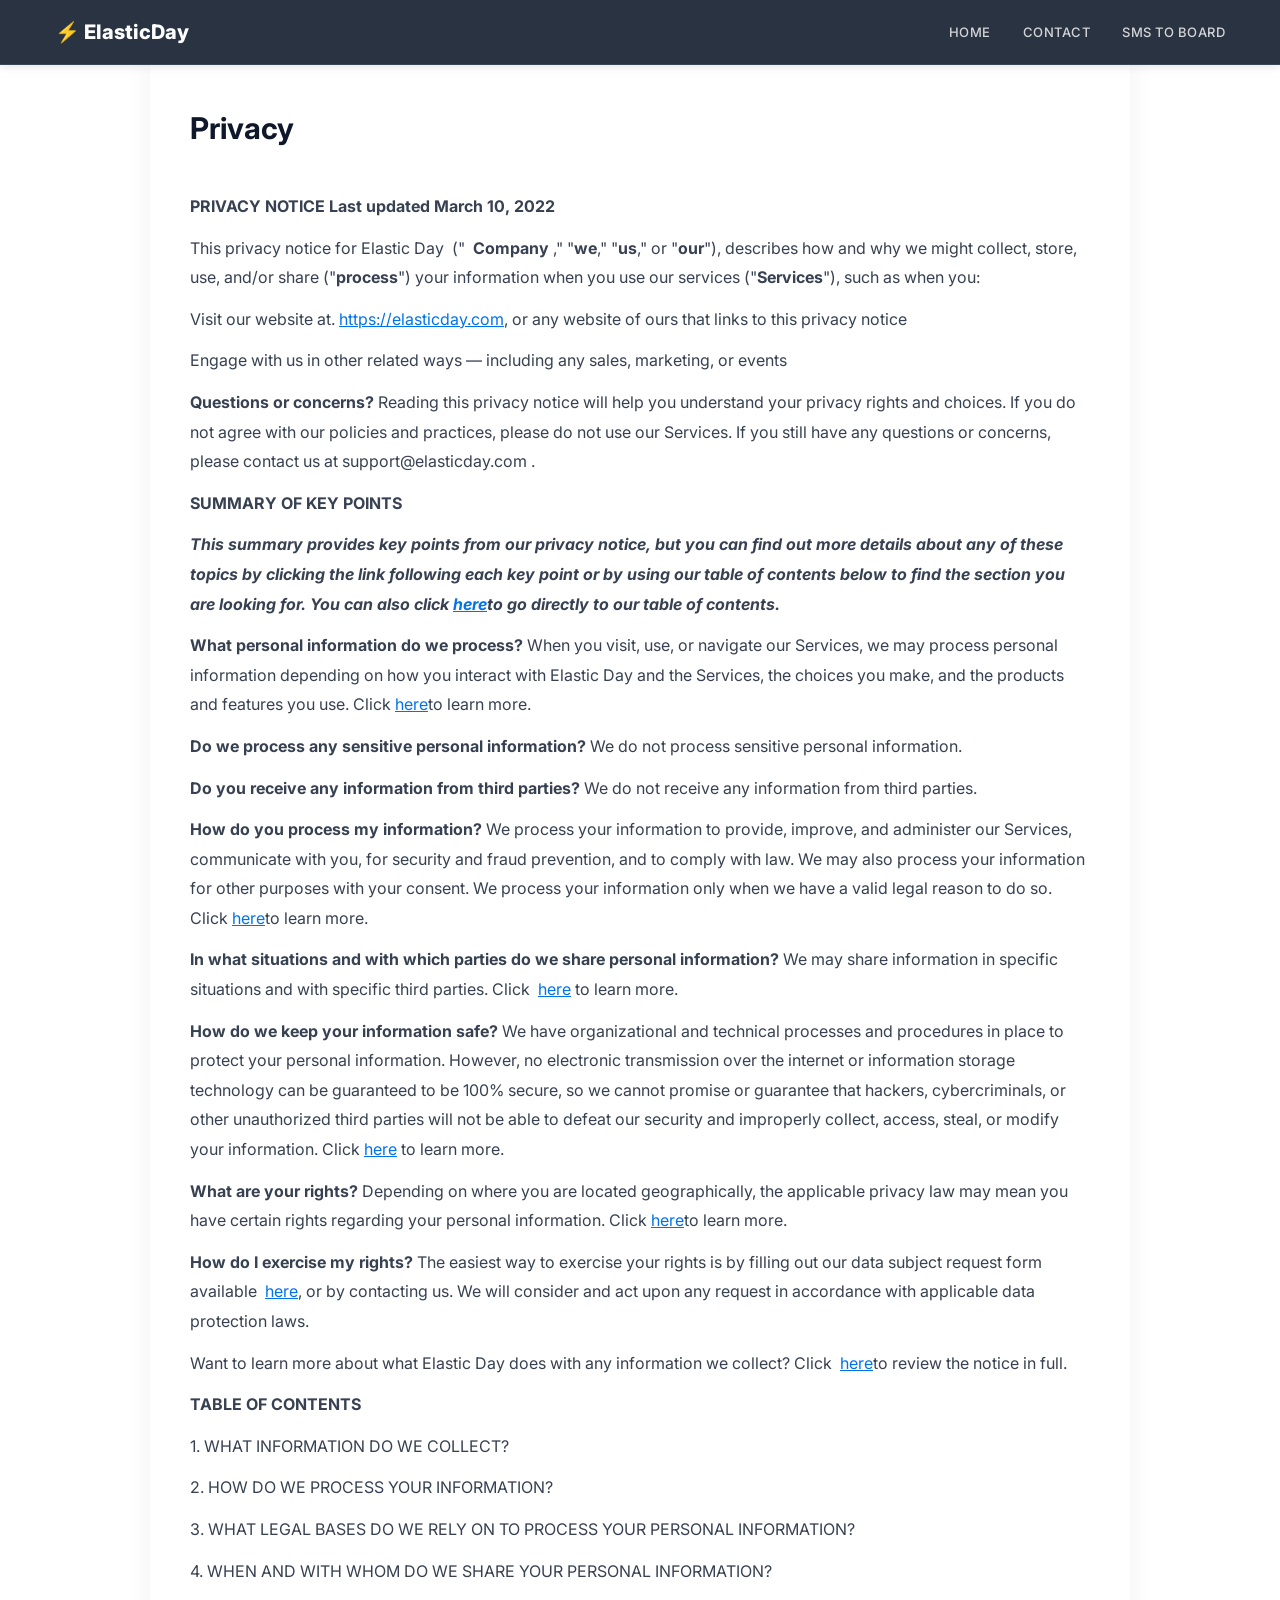
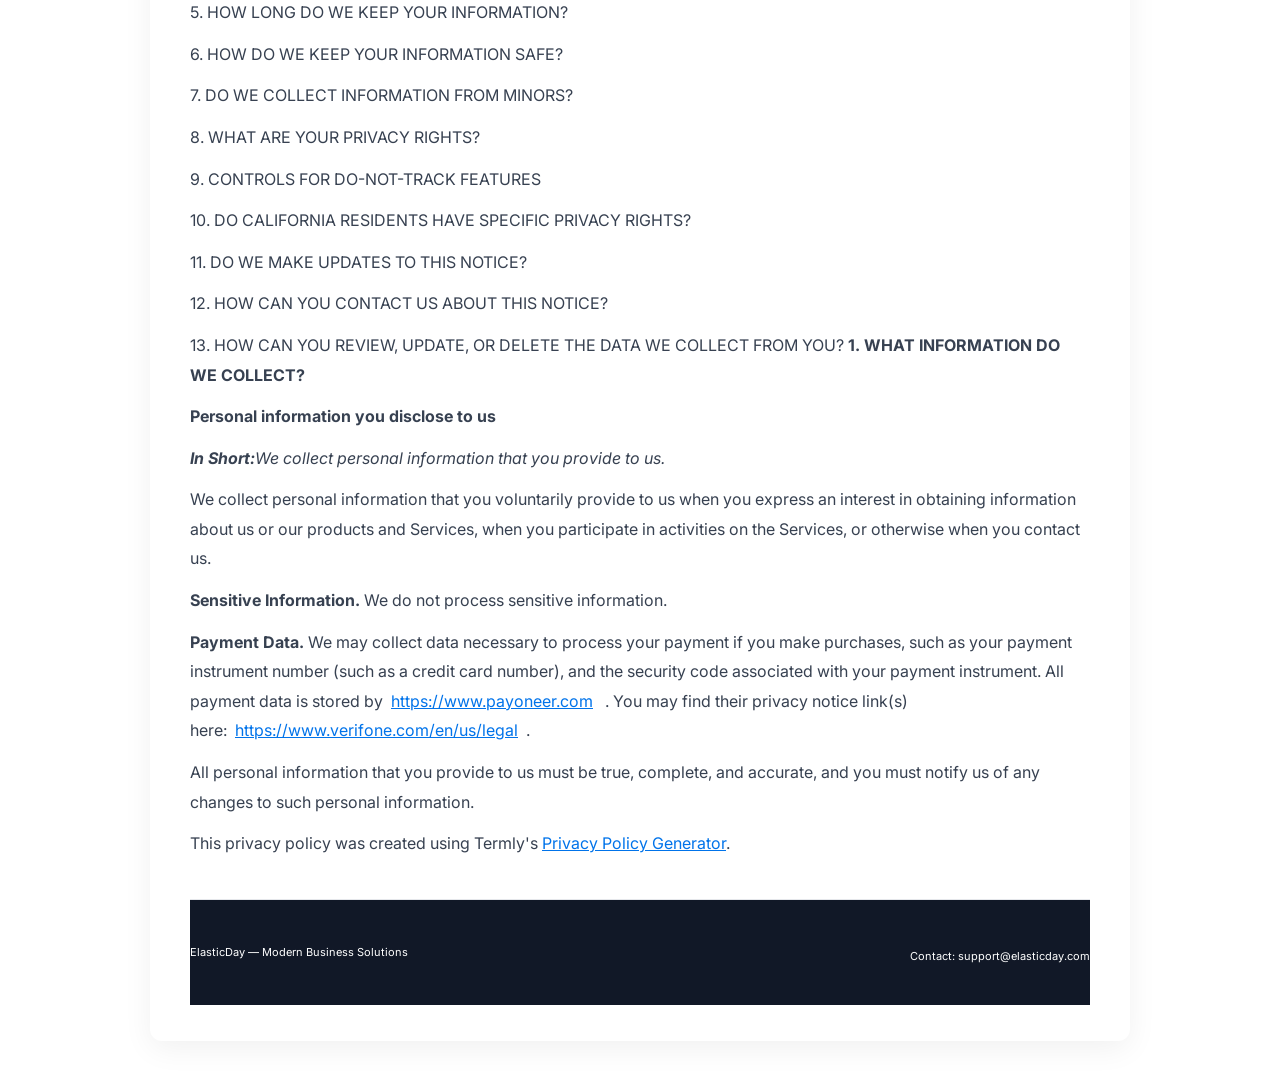
<file: privacy.html>
<!DOCTYPE html>
<html lang="en">
<head>
    <meta charset="UTF-8">
    <meta name="viewport" content="width=device-width, initial-scale=1.0">
    <title>Privacy Policy | ElasticDay</title>
    <link rel="stylesheet" href="css/styles.css">
</head>
<body>
<header class="header">
    <a href="./index.html" class="logo">⚡ ElasticDay</a>
    <nav class="nav-links">
        <a href="./index.html">Home</a>
        <a href="#contact">Contact</a>
        <a href="./sms-to-board/index.html">SMS to Board</a>
    </nav>
</header>

<!-- Privacy content copied from elasticday-landing-v2/public/privacy/index.html -->
<div class="privacy content-section">
<div id="faq-section" class="section bg-gray">
<div class="container mx-auto">
<h2 class="section__title text-center mb-16" style="margin-bottom:40px">Privacy</h2>
<div>
<div>
<p><b>PRIVACY NOTICE
Last updated March 10, 2022</b></p>
<p>This privacy notice for Elastic Day  ("  <b>Company</b> ," "<b>we</b>," "<b>us</b>," or "<b>our</b>"), describes how and why we might collect, store, use, and/or share ("<b>process</b>") your information when you use our services ("<b>Services</b>"), such as when you:</p>
<p>Visit our website at. <a href="https://elasticday.com/">https://elasticday.com</a>, or any website of ours that links to this privacy notice</p>
<p>Engage with us in other related ways ― including any sales, marketing, or events</p>
<p><b>Questions or concerns? </b>Reading this privacy notice will help you understand your privacy rights and choices. If you do not agree with our policies and practices, please do not use our Services. If you still have any questions or concerns, please contact us at support@elasticday.com .
</p>
<p><b>SUMMARY OF KEY POINTS</b></p>
<p><b><i>This summary provides key points from our privacy notice, but you can find out more details about any of these topics by clicking the link following each key point or by using our table of contents below to find the section you are looking for. You can also click </i></b><a href="https://elasticday.com/privacy.html#toc"><b><i>here</i></b></a><b><i>to go directly to our table of contents.</i></b></p>
<p><b>What personal information do we process?</b> When you visit, use, or navigate our Services, we may process personal information depending on how you interact with Elastic Day and the Services, the choices you make, and the products and features you use. Click <a href="https://elasticday.com/privacy.html#personalinfo">here</a>to learn more.</p>
<p><b>Do we process any sensitive personal information?</b> We do not process sensitive personal information.</p>
<p><b>Do you receive any information from third parties?</b> We do not receive any information from third parties.</p>
<p><b>How do you process my information?</b> We process your information to provide, improve, and administer our Services, communicate with you, for security and fraud prevention, and to comply with law. We may also process your information for other purposes with your consent. We process your information only when we have a valid legal reason to do so. Click <a href="https://elasticday.com/privacy.html#infouse">here</a>to learn more.</p>
<p><b>In what situations and with which parties do we share personal information? </b>We may share information in specific situations and with specific third parties. Click  <a href="https://elasticday.com/privacy.html#whoshare">here</a> to learn more.</p>
<p><b>How do we keep your information safe?</b> We have organizational and technical processes and procedures in place to protect your personal information. However, no electronic transmission over the internet or information storage technology can be guaranteed to be 100% secure, so we cannot promise or guarantee that hackers, cybercriminals, or other unauthorized third parties will not be able to defeat our security and improperly collect, access, steal, or modify your information. Click <a href="https://elasticday.com/privacy.html#infosafe">here</a> to learn more.</p>
<p><b>What are your rights?</b> Depending on where you are located geographically, the applicable privacy law may mean you have certain rights regarding your personal information. Click <a href="https://elasticday.com/privacy.html#privacyrights">here</a>to learn more.</p>
<p><b>How do I exercise my rights?</b> The easiest way to exercise your rights is by filling out our data subject request form available  <a href="https://app.termly.io/notify/97df4fa8-9035-4c0a-9df1-dc3a7808c93f">here</a>, or by contacting us. We will consider and act upon any request in accordance with applicable data protection laws.</p>
<p>Want to learn more about what Elastic Day does with any information we collect? Click  <a href="https://elasticday.com/privacy.html#toc">here</a>to review the notice in full.</p>
<p><b>TABLE OF CONTENTS</b></p>
<p>1. WHAT INFORMATION DO WE COLLECT?</p>
<p>2. HOW DO WE PROCESS YOUR INFORMATION?</p>
<p>3. WHAT LEGAL BASES DO WE RELY ON TO PROCESS YOUR PERSONAL INFORMATION?</p>
<p>4. WHEN AND WITH WHOM DO WE SHARE YOUR PERSONAL INFORMATION?   </p>
<p>5. HOW LONG DO WE KEEP YOUR INFORMATION? </p>
<p>6. HOW DO WE KEEP YOUR INFORMATION SAFE? </p>
<p>7. DO WE COLLECT INFORMATION FROM MINORS? </p>
<p>8. WHAT ARE YOUR PRIVACY RIGHTS?</p>
<p>9. CONTROLS FOR DO-NOT-TRACK FEATURES</p>
<p>10. DO CALIFORNIA RESIDENTS HAVE SPECIFIC PRIVACY RIGHTS?</p>
<p>11. DO WE MAKE UPDATES TO THIS NOTICE?</p>
<p>12. HOW CAN YOU CONTACT US ABOUT THIS NOTICE?</p>
<p>13. HOW CAN YOU REVIEW, UPDATE, OR DELETE THE DATA WE COLLECT FROM YOU?


<b>1. WHAT INFORMATION DO WE COLLECT?</b></p>
<p><b>Personal information you disclose to us</b></p>
<p><b><i>In Short:</i></b><i>We collect personal information that you provide to us.</i></p>
<p>We collect personal information that you voluntarily provide to us when you express an interest in obtaining information about us or our products and Services, when you participate in activities on the Services, or otherwise when you contact us.</p>
<p><b>Sensitive Information.</b> We do not process sensitive information.</p>
<p><b>Payment Data.</b> We may collect data necessary to process your payment if you make purchases, such as your payment instrument number (such as a credit card number), and the security code associated with your payment instrument. All payment data is stored by  <a href="https://www.payoneer.com/">https://www.payoneer.com</a>   . You may find their privacy notice link(s) here:  <a href="https://www.verifone.com/en/us/legal">https://www.verifone.com/en/us/legal</a>  .</p>
<p>All personal information that you provide to us must be true, complete, and accurate, and you must notify us of any changes to such personal information.</p>

<!-- Truncated in this file for brevity; full policy copied from source. -->

<p>This privacy policy was created using Termly's <a href="https://termly.io/products/privacy-policy-generator">Privacy Policy Generator</a>.</p>

</div>
</div>
</div>
</div>

<footer class="page-footer" style="text-align:center; padding: 40px 0; background: #111827; color: #fff; margin-top: 40px;">
    <div>ElasticDay — Modern Business Solutions</div>
    <div style="margin-top:8px;">Contact: support@elasticday.com</div>
</footer>

</body>
</html>
</file>
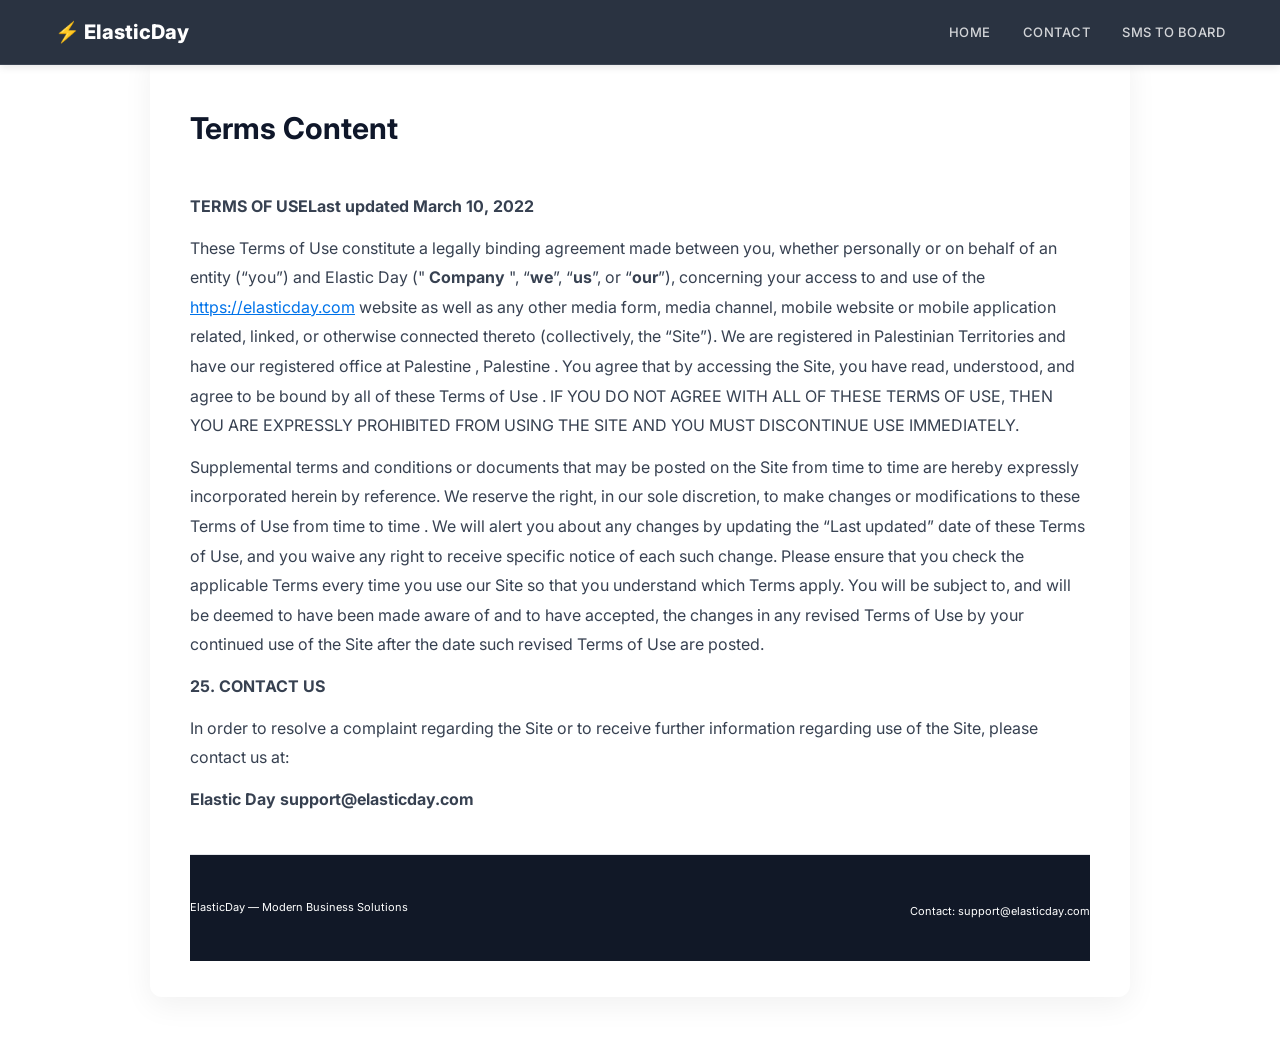
<file: terms-of-use.html>
<!DOCTYPE html>
<html lang="en">
<head>
    <meta charset="UTF-8">
    <meta name="viewport" content="width=device-width, initial-scale=1.0">
    <title>Terms of Use | ElasticDay</title>
    <link rel="stylesheet" href="css/styles.css">
</head>
<body>
<header class="header">
    <a href="./index.html" class="logo">⚡ ElasticDay</a>
    <nav class="nav-links">
        <a href="./index.html">Home</a>
        <a href="#contact">Contact</a>
        <a href="./sms-to-board/index.html">SMS to Board</a>
    </nav>
</header>

<!-- Terms content copied from elasticday-landing-v2/public/terms-of-use/index.html -->
<div class="terms-of-use content-section">
<div id="faq-section" class="section bg-gray">
<div class="container mx-auto">
<h2 class="section__title text-center mb-16" style="margin-bottom:40px">Terms Content</h2>
<div>
<div>
<p><b>TERMS OF USELast updated March 10, 2022</b></p>
<p>These Terms of Use constitute a legally binding agreement made between you, whether personally or on behalf of an entity (“you”) and Elastic Day (" <b>Company</b> ", “<b>we</b>”, “<b>us</b>”, or “<b>our</b>”), concerning your access to and use of the <a href="https://elasticday.com/">https://elasticday.com</a> website as well as any other media form, media channel, mobile website or mobile application related, linked, or otherwise connected thereto (collectively, the “Site”). We are registered in Palestinian Territories and have our registered office at Palestine , Palestine . You agree that by accessing the Site, you have read, understood, and agree to be bound by all of these Terms of Use . IF YOU DO NOT AGREE WITH ALL OF THESE TERMS OF USE, THEN YOU ARE EXPRESSLY PROHIBITED FROM USING THE SITE AND YOU MUST DISCONTINUE USE IMMEDIATELY.</p>

<p>Supplemental terms and conditions or documents that may be posted on the Site from time to time are hereby expressly incorporated herein by reference. We reserve the right, in our sole discretion, to make changes or modifications to these Terms of Use from time to time . We will alert you about any changes by updating the “Last updated” date of these Terms of Use, and you waive any right to receive specific notice of each such change. Please ensure that you check the applicable Terms every time you use our Site so that you understand which Terms apply. You will be subject to, and will be deemed to have been made aware of and to have accepted, the changes in any revised Terms of Use by your continued use of the Site after the date such revised Terms of Use are posted.</p>

<!-- Truncated for brevity; full Terms content copied from source. -->

<p><b>25. CONTACT US</b></p>
<p>In order to resolve a complaint regarding the Site or to receive further information regarding use of the Site, please contact us at:</p>
<p><b>Elastic Day
support@elasticday.com</b></p>

</div>
</div>
</div>
</div>

<footer class="page-footer" style="text-align:center; padding: 40px 0; background: #111827; color: #fff; margin-top: 40px;">
    <div>ElasticDay — Modern Business Solutions</div>
    <div style="margin-top:8px;">Contact: support@elasticday.com</div>
</footer>

</body>
</html>
</file>
<file: css/styles.css>
@import url('https://fonts.googleapis.com/css2?family=Inter:wght@300;400;500;600;700;800&display=swap');

* {
    margin: 0;
    padding: 0;
    box-sizing: border-box;
}

body {
    font-family: 'Inter', -apple-system, BlinkMacSystemFont, sans-serif;
    color: #1f2937;
    line-height: 1.6;
    background: white;
}

@page {
    size: A4;
    margin: 0;
}

/* ===== COVER PAGE ===== */
.cover-page {
    min-height: 100vh;
    background: linear-gradient(135deg, #0073ea 0%, #0060b9 30%, #004a8f 60%, #003366 100%);
    display: flex;
    flex-direction: column;
    justify-content: center;
    align-items: center;
    text-align: center;
    padding: 60px 40px;
    position: relative;
    overflow: hidden;
    page-break-after: always;
}

.cover-page::before {
    content: '';
    position: absolute;
    top: -150px;
    right: -150px;
    width: 500px;
    height: 500px;
    background: rgba(255, 255, 255, 0.04);
    border-radius: 50%;
}

.cover-page::after {
    content: '';
    position: absolute;
    bottom: -100px;
    left: -100px;
    width: 350px;
    height: 350px;
    background: rgba(255, 255, 255, 0.03);
    border-radius: 50%;
}

.cover-badge {
    display: inline-block;
    background: rgba(255, 255, 255, 0.15);
    color: white;
    padding: 8px 24px;
    border-radius: 30px;
    font-size: 14px;
    font-weight: 500;
    letter-spacing: 1px;
    text-transform: uppercase;
    margin-bottom: 40px;
    backdrop-filter: blur(10px);
    border: 1px solid rgba(255, 255, 255, 0.2);
}

.cover-icon {
    width: 100px;
    height: 100px;
    background: rgba(255, 255, 255, 0.12);
    border-radius: 24px;
    display: flex;
    align-items: center;
    justify-content: center;
    margin: 0 auto 40px;
    font-size: 50px;
    border: 2px solid rgba(255, 255, 255, 0.15);
}

.cover-title {
    font-size: 44px;
    font-weight: 800;
    color: white;
    margin-bottom: 16px;
    letter-spacing: -1px;
}

.cover-subtitle {
    font-size: 20px;
    color: rgba(255, 255, 255, 0.85);
    max-width: 550px;
    margin: 0 auto 50px;
    font-weight: 300;
}

.cover-app-name {
    font-size: 15px;
    color: rgba(255, 255, 255, 0.6);
    font-weight: 500;
    letter-spacing: 2px;
    text-transform: uppercase;
}

.cover-version {
    position: absolute;
    bottom: 40px;
    right: 40px;
    color: rgba(255, 255, 255, 0.4);
    font-size: 12px;
}

/* ===== CONTENT PAGES ===== */
.page {
    padding: 50px 55px;
    min-height: 100vh;
    page-break-after: always;
}

.page:last-child {
    page-break-after: avoid;
}

.page-header {
    display: flex;
    align-items: center;
    gap: 14px;
    margin-bottom: 40px;
    padding-bottom: 18px;
    border-bottom: 3px solid #0073ea;
}

.page-header-icon {
    width: 42px;
    height: 42px;
    background: linear-gradient(135deg, #0073ea, #0060b9);
    border-radius: 10px;
    display: flex;
    align-items: center;
    justify-content: center;
    font-size: 22px;
    color: white;
}

.page-header h2 {
    font-size: 26px;
    font-weight: 700;
    color: #111827;
}

/* ===== INTRO SECTION ===== */
.intro-text {
    font-size: 18px;
    color: #4b5563;
    margin-bottom: 35px;
    line-height: 1.8;
}

.highlight-box {
    background: linear-gradient(135deg, #eff6ff, #dbeafe);
    border-left: 4px solid #0073ea;
    padding: 20px 24px;
    border-radius: 0 12px 12px 0;
    margin: 24px 0;
}

.highlight-box h4 {
    color: #0073ea;
    font-size: 18px;
    font-weight: 600;
    margin-bottom: 8px;
    text-transform: uppercase;
    letter-spacing: 0.5px;
}

.highlight-box p {
    color: #374151;
    font-size: 18px;
    line-height: 1.7;
}

/* ===== FEATURE CARDS ===== */
.features-grid {
    display: grid;
    grid-template-columns: 1fr 1fr;
    gap: 20px;
    margin-top: 20px;
}

.feature-card {
    background: #f8fafc;
    border: 1px solid #e2e8f0;
    border-radius: 12px;
    padding: 24px;
    transition: all 0.2s;
    display: flex;
    flex-direction: column;
}

.feature-card:hover {
    border-color: #0073ea;
    box-shadow: 0 4px 12px rgba(0, 115, 234, 0.1);
}

.feature-card-icon {
    width: 44px;
    height: 44px;
    background: linear-gradient(135deg, #0073ea15, #0073ea25);
    border-radius: 10px;
    display: flex;
    align-items: center;
    justify-content: center;
    font-size: 22px;
    margin-bottom: 14px;
}

.feature-card h3 {
    font-size: 24px;
    font-weight: 600;
    color: #111827;
    margin-bottom: 8px;
}

.feature-card p {
    font-size: 18px;
    color: #6b7280;
    line-height: 1.6;
    flex-grow: 1;
}

.feature-card .badge {
    display: inline-block;
    background: #dcfce7;
    color: #166534;
    font-size: 11px;
    font-weight: 600;
    padding: 3px 10px;
    border-radius: 20px;
    margin-top: 10px;
    align-self: flex-start;
}

.feature-card .badge-new {
    background: #0073ea;
    color: white;
}

.feature-card--live {
    border-color: #7c3aed30;
    background: linear-gradient(135deg, #faf5ff 0%, #f5f3ff 100%);
}

.feature-card--live:hover {
    border-color: #7c3aed;
    box-shadow: 0 4px 16px rgba(124, 58, 237, 0.15);
    transform: translateY(-2px);
}

.feature-card-icon--purple {
    background: linear-gradient(135deg, #7c3aed20, #7c3aed35) !important;
}

.badge--live {
    display: inline-flex;
    align-items: center;
    align-self: flex-start;
    gap: 4px;
    background: #d1fae5;
    color: #065f46;
    font-size: 11px;
    font-weight: 700;
    padding: 4px 10px;
    border-radius: 20px;
    margin-top: 10px;
    letter-spacing: 0.3px;
}

.feature-card-actions {
    display: flex;
    gap: 10px;
    margin-top: auto;
    padding-top: 18px;
}

.btn-outline-purple {
    flex: 1;
    text-align: center;
    padding: 9px 12px;
    border-radius: 8px;
    font-weight: 600;
    font-size: 13px;
    text-decoration: none;
    border: 1.5px solid #7c3aed;
    color: #7c3aed;
    background: transparent;
    transition: background 0.2s, color 0.2s;
}

.btn-outline-purple:hover {
    background: #7c3aed;
    color: white;
}

.btn-purple {
    flex: 1;
    text-align: center;
    padding: 9px 12px;
    border-radius: 8px;
    font-weight: 600;
    font-size: 13px;
    text-decoration: none;
    background: #7c3aed;
    color: white;
    border: 1.5px solid #7c3aed;
    transition: background 0.2s, box-shadow 0.2s;
}

.btn-purple:hover {
    background: #6d28d9;
    box-shadow: 0 4px 12px rgba(124, 58, 237, 0.35);
}

.feature-card--teal {
    border-color: #0d9488 !important;
    background: linear-gradient(135deg, #f0fdfa 0%, #ccfbf1 100%) !important;
}

.feature-card--teal:hover {
    border-color: #0d9488 !important;
    box-shadow: 0 4px 16px rgba(13, 148, 136, 0.15) !important;
}

.feature-card-icon--teal {
    background: linear-gradient(135deg, #0d948820, #0d948835) !important;
}

.btn-teal {
    flex: 1;
    text-align: center;
    padding: 9px 12px;
    border-radius: 8px;
    font-weight: 600;
    font-size: 13px;
    text-decoration: none;
    background: #0d9488;
    color: white;
    border: 1.5px solid #0d9488;
    transition: background 0.2s, box-shadow 0.2s;
}

.btn-teal:hover {
    background: #0f766e;
    box-shadow: 0 4px 12px rgba(13, 148, 136, 0.35);
}

.btn-outline-teal {
    flex: 1;
    text-align: center;
    padding: 9px 12px;
    border-radius: 8px;
    font-weight: 600;
    font-size: 13px;
    text-decoration: none;
    border: 1.5px solid #0d9488;
    color: #0d9488;
    background: transparent;
    transition: background 0.2s, color 0.2s;
}

.btn-outline-teal:hover {
    background: #0d9488;
    color: white;
}

/* ===== LET'S CHAT CARD (navy + orange) ===== */
.feature-card--letschat {
    border-color: #e07a5030;
    background: linear-gradient(135deg, #fdf3ee 0%, #fde8d8 100%);
}

.feature-card--letschat:hover {
    border-color: #e07a50;
    box-shadow: 0 4px 16px rgba(224, 122, 80, 0.18);
    transform: translateY(-2px);
}

.btn-outline-letschat {
    flex: 1;
    text-align: center;
    padding: 9px 12px;
    border-radius: 8px;
    font-weight: 600;
    font-size: 13px;
    text-decoration: none;
    border: 1.5px solid #364152;
    color: #364152;
    background: transparent;
    transition: background 0.2s, color 0.2s;
}

.btn-outline-letschat:hover {
    background: #364152;
    color: white;
}

.btn-letschat {
    flex: 1;
    text-align: center;
    padding: 9px 12px;
    border-radius: 8px;
    font-weight: 600;
    font-size: 13px;
    text-decoration: none;
    background: linear-gradient(135deg, #e07a50, #c9673f);
    color: white;
    border: 1.5px solid #e07a50;
    transition: opacity 0.2s, box-shadow 0.2s;
}

.btn-letschat:hover {
    opacity: 0.9;
    box-shadow: 0 4px 12px rgba(224, 122, 80, 0.4);
}

/* ===== FEATURE DETAIL SECTIONS ===== */
.feature-section {
    margin-bottom: 35px;
}

.feature-section h3 {
    font-size: 18px;
    font-weight: 700;
    color: #111827;
    margin-bottom: 12px;
    display: flex;
    align-items: center;
    gap: 10px;
}

.feature-section h3 .emoji {
    font-size: 20px;
}

.feature-section p {
    font-size: 14px;
    color: #4b5563;
    line-height: 1.7;
    margin-bottom: 12px;
}

.feature-list {
    list-style: none;
    padding: 0;
}

.feature-list li {
    font-size: 13.5px;
    color: #374151;
    padding: 8px 0 8px 28px;
    position: relative;
    line-height: 1.5;
}

.feature-list li::before {
    content: '✓';
    position: absolute;
    left: 0;
    color: #0073ea;
    font-weight: 700;
    font-size: 14px;
}

/* ===== COMPARISON TABLE ===== */
.comparison-table {
    width: 100%;
    border-collapse: separate;
    border-spacing: 0;
    border-radius: 12px;
    overflow: hidden;
    border: 1px solid #e2e8f0;
    margin: 20px 0;
    font-size: 13px;
}

.comparison-table thead th {
    background: linear-gradient(135deg, #0073ea, #0060b9);
    color: white;
    font-weight: 600;
    padding: 14px 18px;
    text-align: left;
    font-size: 13px;
}

.comparison-table tbody td {
    padding: 12px 18px;
    border-bottom: 1px solid #f1f5f9;
    color: #374151;
}

.comparison-table tbody tr:last-child td {
    border-bottom: none;
}

.comparison-table tbody tr:nth-child(even) {
    background: #f8fafc;
}

.check-icon {
    color: #22c55e;
    font-weight: 700;
    font-size: 16px;
}

.cross-icon {
    color: #ef4444;
    font-weight: 700;
    font-size: 16px;
}

.dash-icon {
    color: #9ca3af;
}

/* ===== TESTIMONIAL SECTION ===== */
.testimonial-grid {
    display: grid;
    grid-template-columns: 1fr 1fr;
    gap: 20px;
    margin: 20px 0;
}

.testimonial-card {
    background: #f8fafc;
    border: 1px solid #e2e8f0;
    border-radius: 12px;
    padding: 24px;
}

.testimonial-card .stars {
    color: #f59e0b;
    margin-bottom: 12px;
    font-size: 14px;
}

.testimonial-card p {
    font-size: 13.5px;
    color: #4b5563;
    line-height: 1.7;
    margin-bottom: 14px;
    font-style: italic;
}

.testimonial-author {
    display: flex;
    align-items: center;
    gap: 12px;
}

.testimonial-avatar {
    width: 36px;
    height: 36px;
    background: linear-gradient(135deg, #0073ea, #0060b9);
    border-radius: 50%;
    display: flex;
    align-items: center;
    justify-content: center;
    color: white;
    font-weight: 700;
    font-size: 14px;
}

.testimonial-name {
    font-size: 13px;
    font-weight: 600;
    color: #111827;
}

/* ===== PRIVACY & TERMS PAGE STYLES ===== */
.content-section {
    max-width: 980px;
    margin: 48px auto;
    background: #ffffff;
    padding: 36px 40px;
    border-radius: 12px;
    box-shadow: 0 8px 30px rgba(2, 6, 23, 0.06);
    color: #374151;
}

.section__title {
    font-size: 30px;
    font-weight: 700;
    color: #0f172a;
    margin-bottom: 18px;
}

.privacy,
.terms-of-use {
    background: transparent;
}

.content-section p {
    font-size: 16px;
    line-height: 1.85;
    color: #374151;
    margin-bottom: 12px;
}

.content-section a {
    color: #0073ea;
    text-decoration: underline;
}

.content-section h1,
.content-section h2,
.content-section h3 {
    color: #0f172a;
    margin-top: 20px;
    margin-bottom: 8px;
}

.content-section ul,
.content-section ol {
    margin-left: 1.2rem;
    margin-bottom: 12px;
}

.content-section li {
    margin-bottom: 8px;
}

.privacy .footer,
.terms-of-use .footer,
.page-footer {
    background: #0f172a;
    color: #fff;
}

/* subtle callout box used for legal highlights */
.legal-callout {
    background: linear-gradient(180deg, #fffbeb, #ffffff);
    border-left: 4px solid #f59e0b;
    padding: 16px 18px;
    border-radius: 8px;
    margin: 14px 0 20px 0;
    color: #92400e;
}

/* small-print */
.fine-print {
    font-size: 13px;
    color: #6b7280;
}

@media (max-width: 900px) {
    .content-section {
        padding: 28px 20px;
        margin: 28px 16px;
    }

    .section__title {
        font-size: 24px;
    }

    .cover-title {
        font-size: 34px;
    }
}


.testimonial-title {
    font-size: 12px;
    color: #6b7280;
}

/* ===== BENEFITS GRID ===== */
.benefits-grid {
    display: grid;
    grid-template-columns: 1fr 1fr 1fr;
    gap: 16px;
    margin: 20px 0;
}

.benefit-item {
    text-align: center;
    padding: 24px 16px;
    background: #f8fafc;
    border-radius: 12px;
    border: 1px solid #e2e8f0;
}

.benefit-item .number {
    font-size: 28px;
    font-weight: 800;
    color: #0073ea;
    margin-bottom: 4px;
}

.benefit-item .label {
    font-size: 12px;
    color: #6b7280;
    font-weight: 500;
}

/* ===== CTA SECTION ===== */
.cta-section {
    background: linear-gradient(135deg, #0073ea, #0060b9);
    border-radius: 16px;
    padding: 40px;
    text-align: center;
    margin: 30px 0;
    color: white;
}

.cta-section h3 {
    font-size: 24px;
    font-weight: 700;
    margin-bottom: 12px;
}

.cta-section p {
    font-size: 14px;
    opacity: 0.9;
    margin-bottom: 24px;
    max-width: 450px;
    margin-left: auto;
    margin-right: auto;
}

.cta-button {
    display: inline-block;
    background: white;
    color: #0073ea;
    padding: 14px 36px;
    border-radius: 8px;
    font-weight: 700;
    font-size: 15px;
    text-decoration: none;
    transition: transform 0.2s, box-shadow 0.2s;
}

.cta-button:hover {
    transform: translateY(-2px);
    box-shadow: 0 8px 16px rgba(0, 115, 234, 0.3);
}

/* ===== FEATURE CARD FULL ===== */
.feature-card-full {
    background: #f8fafc;
    border: 1px solid #e2e8f0;
    border-radius: 12px;
    padding: 24px;
    margin-bottom: 20px;
}

.feature-card-full h3 {
    font-size: 16px;
    font-weight: 600;
    color: #111827;
    margin-bottom: 8px;
    display: flex;
    align-items: center;
    gap: 10px;
}

.feature-card-full p {
    font-size: 13px;
    color: #6b7280;
    line-height: 1.6;
}

/* ===== SUCCESS BOX ===== */
.success-box {
    background: linear-gradient(135deg, #dcfce7, #bbf7d0);
    border: 1px solid #22c55e;
    border-radius: 12px;
    padding: 20px 24px;
    margin: 24px 0;
    display: flex;
    gap: 14px;
    align-items: flex-start;
}

.success-box .icon {
    font-size: 24px;
    flex-shrink: 0;
}

.success-box h4 {
    font-size: 14px;
    font-weight: 600;
    color: #166534;
    margin-bottom: 4px;
}

.success-box p {
    font-size: 13px;
    color: #14532d;
    line-height: 1.6;
}

/* ===== FOOTER ===== */
.page-footer {
    margin-top: auto;
    padding-top: 20px;
    border-top: 1px solid #e5e7eb;
    display: flex;
    justify-content: space-between;
    align-items: center;
    font-size: 11px;
    color: #9ca3af;
}

.divider {
    height: 1px;
    background: linear-gradient(to right, transparent, #e2e8f0, transparent);
    margin: 30px 0;
}

.stats-row {
    display: grid;
    grid-template-columns: 1fr 1fr 1fr 1fr;
    gap: 16px;
    margin: 24px 0;
}

.stat-item {
    background: #f8fafc;
    border: 1px solid #e2e8f0;
    border-radius: 12px;
    padding: 16px;
    text-align: center;
}

.stat-number {
    font-size: 24px;
    font-weight: 800;
    color: #0073ea;
    margin-bottom: 4px;
}

.stat-label {
    font-size: 12px;
    color: #6b7280;
    font-weight: 500;
}

/* ===== BREADCRUMB NAVIGATION ===== */
.breadcrumb {
    padding: 20px 55px;
    border-bottom: 1px solid #e5e7eb;
    background: #f9fafb;
}

.breadcrumb a {
    color: #0073ea;
    text-decoration: none;
    font-size: 13px;
}

.breadcrumb a:hover {
    text-decoration: underline;
}

/* ===== COVER PAGE ENHANCEMENTS ===== */
@keyframes bounce {

    0%,
    100% {
        transform: translateY(0);
    }

    50% {
        transform: translateY(-10px);
    }
}

@keyframes fadeInDown {
    from {
        opacity: 0;
        transform: translateY(-20px);
    }

    to {
        opacity: 1;
        transform: translateY(0);
    }
}

.cover-page {
    animation: fadeInDown 0.8s ease-out;
    padding-top: 80px;
}

.cover-page::before {
    content: '';
    position: absolute;
    top: 0;
    left: 0;
    right: 0;
    bottom: 0;
    background: radial-gradient(ellipse at 20% 50%, rgba(0, 115, 234, 0.15) 0%, transparent 50%),
        radial-gradient(ellipse at 80% 80%, rgba(0, 96, 185, 0.15) 0%, transparent 50%);
    pointer-events: none;
    z-index: 0;
}

.cover-page>* {
    position: relative;
    z-index: 1;
}

.cover-title {
    background: linear-gradient(135deg, #ffffff 0%, #e0e7ff 100%);
    -webkit-background-clip: text;
    -webkit-text-fill-color: transparent;
    background-clip: text;
    font-size: 64px;
}

.scroll-indicator {
    position: absolute !important;
    bottom: 40px;
    left: 50%;
    transform: translateX(-50%);
    animation: bounce 2s infinite;
    font-size: 24px;
    cursor: pointer;
    transition: opacity 0.3s;
    color: white;
    z-index: 10 !important;
}

.scroll-indicator:hover {
    opacity: 0.7;
}

.trust-badges {
    display: flex;
    justify-content: center;
    gap: 32px;
    margin: 30px 0 0 0;
    flex-wrap: wrap;
}

.trust-badge {
    text-align: center;
    display: flex;
    flex-direction: column;
    align-items: center;
    gap: 8px;
}

.trust-badge-number {
    font-size: 24px;
    font-weight: 800;
    color: white;
}

.trust-badge-label {
    font-size: 12px;
    color: rgba(255, 255, 255, 0.8);
    font-weight: 500;
}

.hero-cta {
    display: inline-block;
    background: white;
    color: #0073ea;
    padding: 16px 48px;
    border-radius: 10px;
    font-weight: 700;
    font-size: 16px;
    text-decoration: none;
    margin-top: 32px;
    transition: all 0.3s;
    box-shadow: 0 8px 24px rgba(255, 255, 255, 0.2);
}

.hero-cta:hover {
    transform: translateY(-2px);
    box-shadow: 0 12px 32px rgba(255, 255, 255, 0.3);
}

.secondary-cta {
    display: inline-block;
    border: 2px solid white;
    color: white;
    padding: 14px 44px;
    border-radius: 10px;
    font-weight: 700;
    font-size: 15px;
    text-decoration: none;
    margin-left: 16px;
    transition: all 0.3s;
}

.secondary-cta:hover {
    background: rgba(255, 255, 255, 0.1);
    transform: translateY(-2px);
}

/* ===== HEADER NAVIGATION ===== */
.header {
    position: fixed;
    top: 0;
    left: 0;
    right: 0;
    background: rgba(31, 41, 55, 0.95);
    backdrop-filter: blur(10px);
    border-bottom: 1px solid rgba(226, 232, 240, 0.1);
    display: flex;
    justify-content: space-between;
    align-items: center;
    padding: 16px 55px;
    z-index: 100;
    box-shadow: 0 2px 8px rgba(0, 0, 0, 0.1);
}

.logo {
    font-size: 20px;
    font-weight: 800;
    color: white;
    text-decoration: none;
    display: flex;
    align-items: center;
    gap: 8px;
    transition: opacity 0.3s;
}

.logo:hover {
    opacity: 0.8;
}

.nav-links {
    display: flex;
    gap: 32px;
    align-items: center;
}

.nav-links a {
    color: rgba(255, 255, 255, 0.8);
    text-decoration: none;
    font-size: 13px;
    font-weight: 500;
    transition: color 0.3s;
    text-transform: uppercase;
    letter-spacing: 0.5px;
}

.nav-links a:hover {
    color: #0073ea;
}

.nav-links a.active {
    color: #0073ea;
    border-bottom: 2px solid #0073ea;
    padding-bottom: 2px;
}

.page[id] {
    scroll-margin-top: 70px;
}

.cover-page {
    margin-top: 56px;
}

.cta-nav {
    background: linear-gradient(135deg, #0073ea, #0060b9);
    color: white !important;
    padding: 8px 20px;
    border-radius: 6px;
    font-size: 13px;
    font-weight: 600;
}

.cta-nav:hover {
    color: white !important;
    opacity: 0.9;
}

/* ===== DEMO VIDEO SECTION ===== */
.demo-video-container {
    background: linear-gradient(135deg, #0f172a, #1e293b);
    border-radius: 16px;
    padding: 32px;
    position: relative;
    overflow: hidden;
    box-shadow: 0 8px 32px rgba(0, 0, 0, 0.15), 0 0 0 1px rgba(255, 255, 255, 0.05);
}

.demo-video-container::before {
    content: '';
    position: absolute;
    top: 0;
    left: 0;
    right: 0;
    height: 3px;
    background: linear-gradient(90deg, #0073ea, #22c55e, #0073ea);
}

.demo-video-badge {
    display: inline-block;
    background: rgba(0, 115, 234, 0.15);
    color: #60a5fa;
    padding: 6px 16px;
    border-radius: 20px;
    font-size: 13px;
    font-weight: 600;
    margin-bottom: 20px;
    border: 1px solid rgba(0, 115, 234, 0.25);
}

.demo-video-player {
    width: 100%;
    border-radius: 10px;
    display: block;
    background: #000;
    box-shadow: 0 4px 20px rgba(0, 0, 0, 0.3);
}

@media (max-width: 900px) {
    .demo-video-container {
        padding: 20px;
        border-radius: 12px;
    }
}
</file>
<file: public/css/styles.css>
@import url('https://fonts.googleapis.com/css2?family=Inter:wght@300;400;500;600;700;800&display=swap');

* {
    margin: 0;
    padding: 0;
    box-sizing: border-box;
}

body {
    font-family: 'Inter', -apple-system, BlinkMacSystemFont, sans-serif;
    color: #1f2937;
    line-height: 1.6;
    background: white;
}

@page {
    size: A4;
    margin: 0;
}

/* ===== COVER PAGE ===== */
.cover-page {
    min-height: 100vh;
    background: linear-gradient(135deg, #0073ea 0%, #0060b9 30%, #004a8f 60%, #003366 100%);
    display: flex;
    flex-direction: column;
    justify-content: center;
    align-items: center;
    text-align: center;
    padding: 60px 40px;
    position: relative;
    overflow: hidden;
    page-break-after: always;
}

.cover-page::before {
    content: '';
    position: absolute;
    top: -150px;
    right: -150px;
    width: 500px;
    height: 500px;
    background: rgba(255, 255, 255, 0.04);
    border-radius: 50%;
}

.cover-page::after {
    content: '';
    position: absolute;
    bottom: -100px;
    left: -100px;
    width: 350px;
    height: 350px;
    background: rgba(255, 255, 255, 0.03);
    border-radius: 50%;
}

.cover-badge {
    display: inline-block;
    background: rgba(255, 255, 255, 0.15);
    color: white;
    padding: 8px 24px;
    border-radius: 30px;
    font-size: 14px;
    font-weight: 500;
    letter-spacing: 1px;
    text-transform: uppercase;
    margin-bottom: 40px;
    backdrop-filter: blur(10px);
    border: 1px solid rgba(255, 255, 255, 0.2);
}

.cover-icon {
    width: 100px;
    height: 100px;
    background: rgba(255, 255, 255, 0.12);
    border-radius: 24px;
    display: flex;
    align-items: center;
    justify-content: center;
    margin: 0 auto 40px;
    font-size: 50px;
    border: 2px solid rgba(255, 255, 255, 0.15);
}

.cover-title {
    font-size: 44px;
    font-weight: 800;
    color: white;
    margin-bottom: 16px;
    letter-spacing: -1px;
}

.cover-subtitle {
    font-size: 20px;
    color: rgba(255, 255, 255, 0.85);
    max-width: 550px;
    margin: 0 auto 50px;
    font-weight: 300;
}

.cover-app-name {
    font-size: 15px;
    color: rgba(255, 255, 255, 0.6);
    font-weight: 500;
    letter-spacing: 2px;
    text-transform: uppercase;
}

.cover-version {
    position: absolute;
    bottom: 40px;
    right: 40px;
    color: rgba(255, 255, 255, 0.4);
    font-size: 12px;
}

/* ===== CONTENT PAGES ===== */
.page {
    padding: 50px 55px;
    min-height: 100vh;
    page-break-after: always;
}

.page:last-child {
    page-break-after: avoid;
}

.page-header {
    display: flex;
    align-items: center;
    gap: 14px;
    margin-bottom: 40px;
    padding-bottom: 18px;
    border-bottom: 3px solid #0073ea;
}

.page-header-icon {
    width: 42px;
    height: 42px;
    background: linear-gradient(135deg, #0073ea, #0060b9);
    border-radius: 10px;
    display: flex;
    align-items: center;
    justify-content: center;
    font-size: 22px;
    color: white;
}

.page-header h2 {
    font-size: 26px;
    font-weight: 700;
    color: #111827;
}

/* ===== INTRO SECTION ===== */
.intro-text {
    font-size: 18px;
    color: #4b5563;
    margin-bottom: 35px;
    line-height: 1.8;
}

.highlight-box {
    background: linear-gradient(135deg, #eff6ff, #dbeafe);
    border-left: 4px solid #0073ea;
    padding: 20px 24px;
    border-radius: 0 12px 12px 0;
    margin: 24px 0;
}

.highlight-box h4 {
    color: #0073ea;
    font-size: 18px;
    font-weight: 600;
    margin-bottom: 8px;
    text-transform: uppercase;
    letter-spacing: 0.5px;
}

.highlight-box p {
    color: #374151;
    font-size: 18px;
    line-height: 1.7;
}

/* ===== FEATURE CARDS ===== */
.features-grid {
    display: grid;
    grid-template-columns: 1fr 1fr;
    gap: 20px;
    margin-top: 20px;
}

.feature-card {
    background: #f8fafc;
    border: 1px solid #e2e8f0;
    border-radius: 12px;
    padding: 24px;
    transition: all 0.2s;
}

.feature-card:hover {
    border-color: #0073ea;
    box-shadow: 0 4px 12px rgba(0, 115, 234, 0.1);
}

.feature-card-icon {
    width: 44px;
    height: 44px;
    background: linear-gradient(135deg, #0073ea15, #0073ea25);
    border-radius: 10px;
    display: flex;
    align-items: center;
    justify-content: center;
    font-size: 22px;
    margin-bottom: 14px;
}

.feature-card h3 {
    font-size: 24px;
    font-weight: 600;
    color: #111827;
    margin-bottom: 8px;
}

.feature-card p {
    font-size: 18px;
    color: #6b7280;
    line-height: 1.6;
}

.feature-card .badge {
    display: inline-block;
    background: #dcfce7;
    color: #166534;
    font-size: 11px;
    font-weight: 600;
    padding: 3px 10px;
    border-radius: 20px;
    margin-top: 10px;
}

.feature-card .badge-new {
    background: #0073ea;
    color: white;
}

/* ===== FEATURE DETAIL SECTIONS ===== */
.feature-section {
    margin-bottom: 35px;
}

.feature-section h3 {
    font-size: 18px;
    font-weight: 700;
    color: #111827;
    margin-bottom: 12px;
    display: flex;
    align-items: center;
    gap: 10px;
}

.feature-section h3 .emoji {
    font-size: 20px;
}

.feature-section p {
    font-size: 14px;
    color: #4b5563;
    line-height: 1.7;
    margin-bottom: 12px;
}

.feature-list {
    list-style: none;
    padding: 0;
}

.feature-list li {
    font-size: 13.5px;
    color: #374151;
    padding: 8px 0 8px 28px;
    position: relative;
    line-height: 1.5;
}

.feature-list li::before {
    content: '✓';
    position: absolute;
    left: 0;
    color: #0073ea;
    font-weight: 700;
    font-size: 14px;
}

/* ===== COMPARISON TABLE ===== */
.comparison-table {
    width: 100%;
    border-collapse: separate;
    border-spacing: 0;
    border-radius: 12px;
    overflow: hidden;
    border: 1px solid #e2e8f0;
    margin: 20px 0;
    font-size: 13px;
}

.comparison-table thead th {
    background: linear-gradient(135deg, #0073ea, #0060b9);
    color: white;
    font-weight: 600;
    padding: 14px 18px;
    text-align: left;
    font-size: 13px;
}

.comparison-table tbody td {
    padding: 12px 18px;
    border-bottom: 1px solid #f1f5f9;
    color: #374151;
}

.comparison-table tbody tr:last-child td {
    border-bottom: none;
}

.comparison-table tbody tr:nth-child(even) {
    background: #f8fafc;
}

.check-icon {
    color: #22c55e;
    font-weight: 700;
    font-size: 16px;
}

.cross-icon {
    color: #ef4444;
    font-weight: 700;
    font-size: 16px;
}

.dash-icon {
    color: #9ca3af;
}

/* ===== TESTIMONIAL SECTION ===== */
.testimonial-grid {
    display: grid;
    grid-template-columns: 1fr 1fr;
    gap: 20px;
    margin: 20px 0;
}

.testimonial-card {
    background: #f8fafc;
    border: 1px solid #e2e8f0;
    border-radius: 12px;
    padding: 24px;
}

.testimonial-card .stars {
    color: #f59e0b;
    margin-bottom: 12px;
    font-size: 14px;
}

.testimonial-card p {
    font-size: 13.5px;
    color: #4b5563;
    line-height: 1.7;
    margin-bottom: 14px;
    font-style: italic;
}

.testimonial-author {
    display: flex;
    align-items: center;
    gap: 12px;
}

.testimonial-avatar {
    width: 36px;
    height: 36px;
    background: linear-gradient(135deg, #0073ea, #0060b9);
    border-radius: 50%;
    display: flex;
    align-items: center;
    justify-content: center;
    color: white;
    font-weight: 700;
    font-size: 14px;
}

.testimonial-name {
    font-size: 13px;
    font-weight: 600;
    color: #111827;
}

.testimonial-title {
    font-size: 12px;
    color: #6b7280;
}

/* ===== BENEFITS GRID ===== */
.benefits-grid {
    display: grid;
    grid-template-columns: 1fr 1fr 1fr;
    gap: 16px;
    margin: 20px 0;
}

.benefit-item {
    text-align: center;
    padding: 24px 16px;
    background: #f8fafc;
    border-radius: 12px;
    border: 1px solid #e2e8f0;
}

.benefit-item .number {
    font-size: 28px;
    font-weight: 800;
    color: #0073ea;
    margin-bottom: 4px;
}

.benefit-item .label {
    font-size: 12px;
    color: #6b7280;
    font-weight: 500;
}

/* ===== CTA SECTION ===== */
.cta-section {
    background: linear-gradient(135deg, #0073ea, #0060b9);
    border-radius: 16px;
    padding: 40px;
    text-align: center;
    margin: 30px 0;
    color: white;
}

.cta-section h3 {
    font-size: 24px;
    font-weight: 700;
    margin-bottom: 12px;
}

.cta-section p {
    font-size: 14px;
    opacity: 0.9;
    margin-bottom: 24px;
    max-width: 450px;
    margin-left: auto;
    margin-right: auto;
}

.cta-button {
    display: inline-block;
    background: white;
    color: #0073ea;
    padding: 14px 36px;
    border-radius: 8px;
    font-weight: 700;
    font-size: 15px;
    text-decoration: none;
    transition: transform 0.2s, box-shadow 0.2s;
}

.cta-button:hover {
    transform: translateY(-2px);
    box-shadow: 0 8px 16px rgba(0, 115, 234, 0.3);
}

/* ===== FEATURE CARD FULL ===== */
.feature-card-full {
    background: #f8fafc;
    border: 1px solid #e2e8f0;
    border-radius: 12px;
    padding: 24px;
    margin-bottom: 20px;
}

.feature-card-full h3 {
    font-size: 16px;
    font-weight: 600;
    color: #111827;
    margin-bottom: 8px;
    display: flex;
    align-items: center;
    gap: 10px;
}

.feature-card-full p {
    font-size: 13px;
    color: #6b7280;
    line-height: 1.6;
}

/* ===== SUCCESS BOX ===== */
.success-box {
    background: linear-gradient(135deg, #dcfce7, #bbf7d0);
    border: 1px solid #22c55e;
    border-radius: 12px;
    padding: 20px 24px;
    margin: 24px 0;
    display: flex;
    gap: 14px;
    align-items: flex-start;
}

.success-box .icon {
    font-size: 24px;
    flex-shrink: 0;
}

.success-box h4 {
    font-size: 14px;
    font-weight: 600;
    color: #166534;
    margin-bottom: 4px;
}

.success-box p {
    font-size: 13px;
    color: #14532d;
    line-height: 1.6;
}

/* ===== FOOTER ===== */
.page-footer {
    margin-top: auto;
    padding-top: 20px;
    border-top: 1px solid #e5e7eb;
    display: flex;
    justify-content: space-between;
    align-items: center;
    font-size: 11px;
    color: #9ca3af;
}

.divider {
    height: 1px;
    background: linear-gradient(to right, transparent, #e2e8f0, transparent);
    margin: 30px 0;
}

.stats-row {
    display: grid;
    grid-template-columns: 1fr 1fr 1fr 1fr;
    gap: 16px;
    margin: 24px 0;
}

.stat-item {
    background: #f8fafc;
    border: 1px solid #e2e8f0;
    border-radius: 12px;
    padding: 16px;
    text-align: center;
}

.stat-number {
    font-size: 24px;
    font-weight: 800;
    color: #0073ea;
    margin-bottom: 4px;
}

.stat-label {
    font-size: 12px;
    color: #6b7280;
    font-weight: 500;
}

/* ===== BREADCRUMB NAVIGATION ===== */
.breadcrumb {
    padding: 20px 55px;
    border-bottom: 1px solid #e5e7eb;
    background: #f9fafb;
}

.breadcrumb a {
    color: #0073ea;
    text-decoration: none;
    font-size: 13px;
}

.breadcrumb a:hover {
    text-decoration: underline;
}

/* ===== COVER PAGE ENHANCEMENTS ===== */
@keyframes bounce {
    0%, 100% { transform: translateY(0); }
    50% { transform: translateY(-10px); }
}

@keyframes fadeInDown {
    from {
        opacity: 0;
        transform: translateY(-20px);
    }
    to {
        opacity: 1;
        transform: translateY(0);
    }
}

.cover-page {
    animation: fadeInDown 0.8s ease-out;
    padding-top: 80px;
}

.cover-page::before {
    content: '';
    position: absolute;
    top: 0;
    left: 0;
    right: 0;
    bottom: 0;
    background: radial-gradient(ellipse at 20% 50%, rgba(0, 115, 234, 0.15) 0%, transparent 50%),
                radial-gradient(ellipse at 80% 80%, rgba(0, 96, 185, 0.15) 0%, transparent 50%);
    pointer-events: none;
    z-index: 0;
}

.cover-page > * {
    position: relative;
    z-index: 1;
}

.cover-title {
    background: linear-gradient(135deg, #ffffff 0%, #e0e7ff 100%);
    -webkit-background-clip: text;
    -webkit-text-fill-color: transparent;
    background-clip: text;
    font-size: 64px;
}

.scroll-indicator {
    position: absolute !important;
    bottom: 40px;
    left: 50%;
    transform: translateX(-50%);
    animation: bounce 2s infinite;
    font-size: 24px;
    cursor: pointer;
    transition: opacity 0.3s;
    color: white;
    z-index: 10 !important;
}

.scroll-indicator:hover {
    opacity: 0.7;
}

.trust-badges {
    display: flex;
    justify-content: center;
    gap: 32px;
    margin: 30px 0 0 0;
    flex-wrap: wrap;
}

.trust-badge {
    text-align: center;
    display: flex;
    flex-direction: column;
    align-items: center;
    gap: 8px;
}

.trust-badge-number {
    font-size: 24px;
    font-weight: 800;
    color: white;
}

.trust-badge-label {
    font-size: 12px;
    color: rgba(255, 255, 255, 0.8);
    font-weight: 500;
}

.hero-cta {
    display: inline-block;
    background: white;
    color: #0073ea;
    padding: 16px 48px;
    border-radius: 10px;
    font-weight: 700;
    font-size: 16px;
    text-decoration: none;
    margin-top: 32px;
    transition: all 0.3s;
    box-shadow: 0 8px 24px rgba(255, 255, 255, 0.2);
}

.hero-cta:hover {
    transform: translateY(-2px);
    box-shadow: 0 12px 32px rgba(255, 255, 255, 0.3);
}

.secondary-cta {
    display: inline-block;
    border: 2px solid white;
    color: white;
    padding: 14px 44px;
    border-radius: 10px;
    font-weight: 700;
    font-size: 15px;
    text-decoration: none;
    margin-left: 16px;
    transition: all 0.3s;
}

.secondary-cta:hover {
    background: rgba(255, 255, 255, 0.1);
    transform: translateY(-2px);
}

/* ===== HEADER NAVIGATION ===== */
.header {
    position: fixed;
    top: 0;
    left: 0;
    right: 0;
    background: rgba(31, 41, 55, 0.95);
    backdrop-filter: blur(10px);
    border-bottom: 1px solid rgba(226, 232, 240, 0.1);
    display: flex;
    justify-content: space-between;
    align-items: center;
    padding: 16px 55px;
    z-index: 100;
    box-shadow: 0 2px 8px rgba(0, 0, 0, 0.1);
}

.logo {
    font-size: 20px;
    font-weight: 800;
    color: white;
    text-decoration: none;
    display: flex;
    align-items: center;
    gap: 8px;
    transition: opacity 0.3s;
}

.logo:hover {
    opacity: 0.8;
}

.nav-links {
    display: flex;
    gap: 32px;
    align-items: center;
}

.nav-links a {
    color: rgba(255, 255, 255, 0.8);
    text-decoration: none;
    font-size: 13px;
    font-weight: 500;
    transition: color 0.3s;
    text-transform: uppercase;
    letter-spacing: 0.5px;
}

.nav-links a:hover {
    color: #0073ea;
}

.cta-nav {
    background: linear-gradient(135deg, #0073ea, #0060b9);
    color: white !important;
    padding: 8px 20px;
    border-radius: 6px;
    font-size: 13px;
    font-weight: 600;
}

.cta-nav:hover {
    color: white !important;
    opacity: 0.9;
}
</file>
